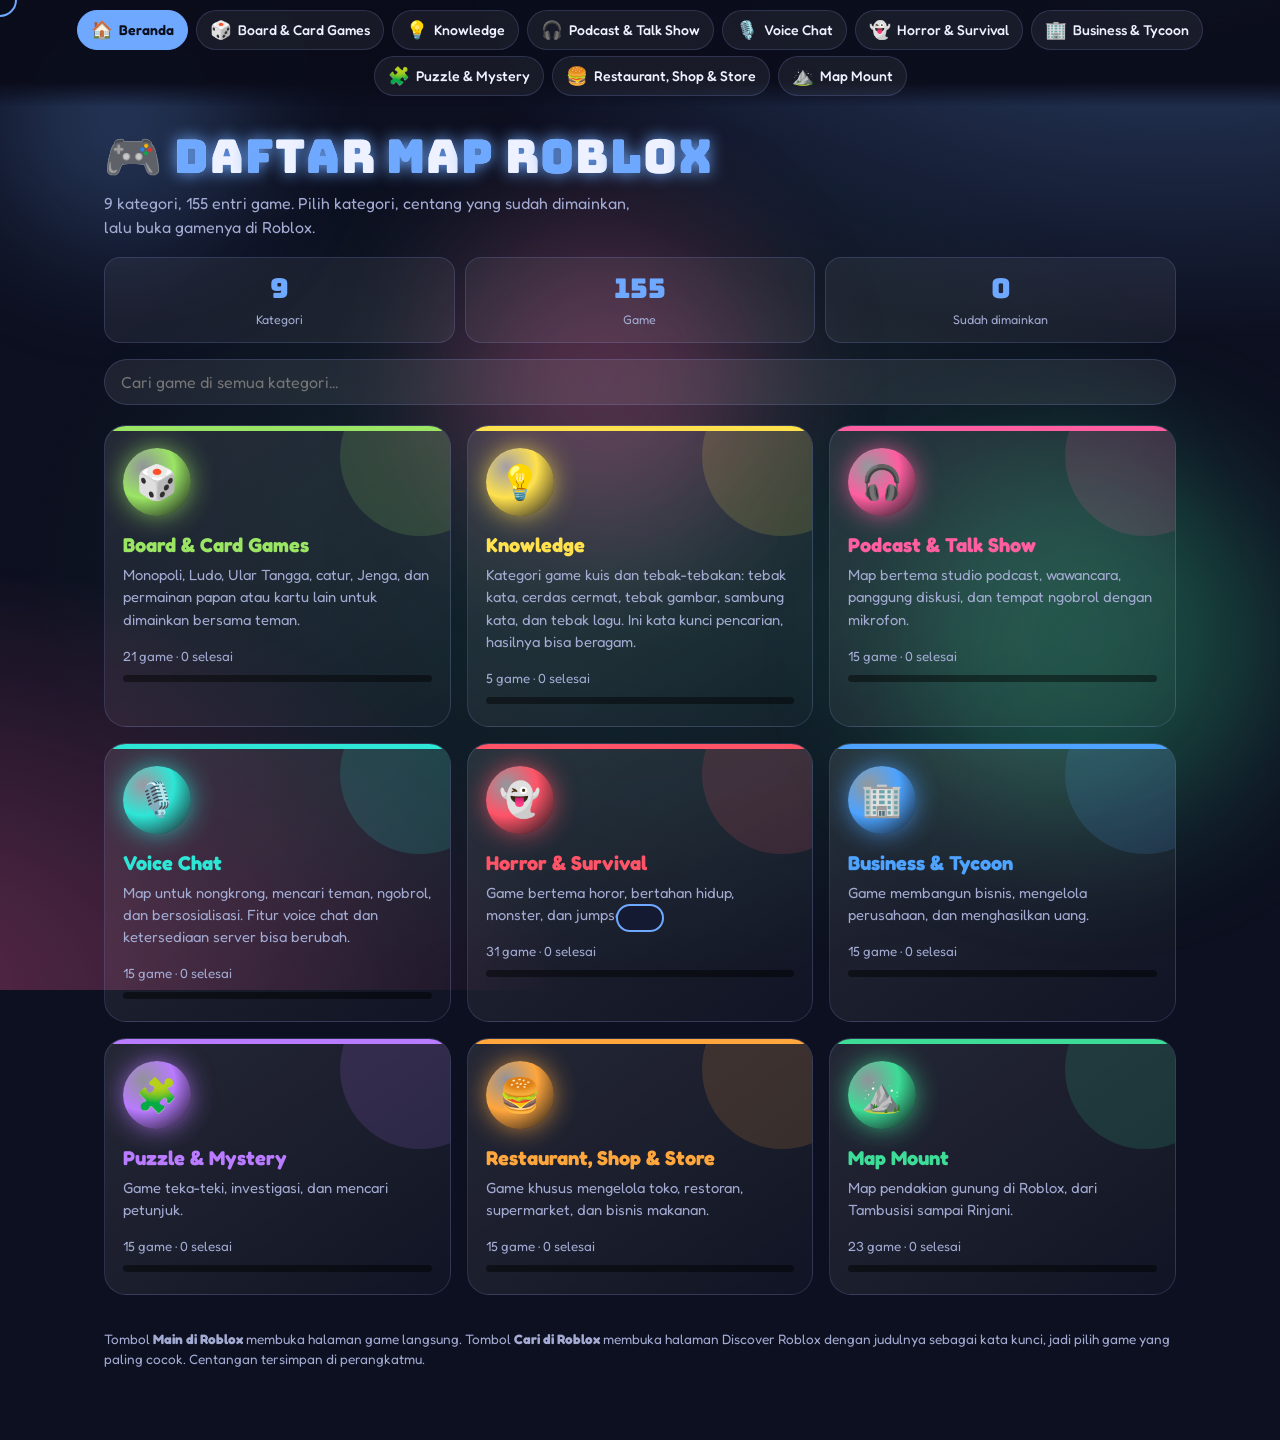
<file: index.html>
<!DOCTYPE html>
<html lang="id">
<head>
<meta charset="utf-8">
<meta name="viewport" content="width=device-width, initial-scale=1, viewport-fit=cover">
<meta name="theme-color" content="#0d1020">
<meta name="description" content="Daftar map Roblox per kategori lengkap dengan link ke game.">
<title>Daftar Map Roblox</title>
<link rel="preconnect" href="https://fonts.googleapis.com"><link rel="preconnect" href="https://fonts.gstatic.com" crossorigin>
<link href="https://fonts.googleapis.com/css2?family=Fredoka:wght@400;500;600;700&family=Bungee&display=swap" rel="stylesheet">
<script>try{sessionStorage.getItem("rbx-pt")&&document.documentElement.classList.add("pt-in")}catch(e){}</script>
<link rel="stylesheet" href="style.css">
</head>
<body class="t-home" data-fx="🎮,⭐,🧩,👻,🍔,⛰️" style="--ac:#6ea8ff">
<div class="fx" id="fx" aria-hidden="true"></div>
<nav class="tabs" aria-label="Kategori"><a href="index.html" style="--c:#6ea8ff" aria-current=page><span class="te">🏠</span><span class="tf">Beranda</span><span class="ts">Beranda</span></a><a href="board.html" style="--c:#9be564"><span class="te">🎲</span><span class="tf">Board &amp; Card Games</span><span class="ts">Board</span></a><a href="knowledge.html" style="--c:#ffe14d"><span class="te">💡</span><span class="tf">Knowledge</span><span class="ts">Knowledge</span></a><a href="podcast.html" style="--c:#ff5ea0"><span class="te">🎧</span><span class="tf">Podcast &amp; Talk Show</span><span class="ts">Podcast</span></a><a href="voice.html" style="--c:#2ee6d6"><span class="te">🎙️</span><span class="tf">Voice Chat</span><span class="ts">Voice</span></a><a href="horror.html" style="--c:#ff5468"><span class="te">👻</span><span class="tf">Horror &amp; Survival</span><span class="ts">Horror</span></a><a href="tycoon.html" style="--c:#4da3ff"><span class="te">🏢</span><span class="tf">Business &amp; Tycoon</span><span class="ts">Tycoon</span></a><a href="puzzle.html" style="--c:#b97bff"><span class="te">🧩</span><span class="tf">Puzzle &amp; Mystery</span><span class="ts">Puzzle</span></a><a href="restoran.html" style="--c:#ffa63d"><span class="te">🍔</span><span class="tf">Restaurant, Shop &amp; Store</span><span class="ts">Restoran</span></a><a href="mount.html" style="--c:#3ddc97"><span class="te">⛰️</span><span class="tf">Map Mount</span><span class="ts">Mount</span></a></nav>
<div class="wrap">
<h1><span class="em">🎮</span> Daftar Map Roblox</h1>
<p class="lead">9 kategori, 155 entri game. Pilih kategori, centang yang sudah dimainkan, lalu buka gamenya di Roblox.</p>
<div class="stats"><div><b data-n="9">0</b><span>Kategori</span></div><div><b data-n="155">0</b><span>Game</span></div><div><b id="dn" data-n="0">0</b><span>Sudah dimainkan</span></div></div>
<div class="tools"><input type="search" id="gq" placeholder="Cari game di semua kategori..." aria-label="Cari game"></div>
<div class="res" id="res"></div>
<div class="hub">
<a class="cat" href="board.html" style="--c:#9be564;--i:0" data-slugs="monopoly,ronopoly,ronopolylounge,indopolyv2,diceopoly,gameoflife,theultimaterngboardgame,boardgameinsanity,boardgameparadise,ludoclassic,ludoarena,ulartangga,sequencetile,yutnori,rochess,chess,chessclub,chessduels,battleshiptabletop,jengaduel,themeparktycoon2"><div class="big">🎲</div><h2>Board &amp; Card Games</h2><p>Monopoli, Ludo, Ular Tangga, catur, Jenga, dan permainan papan atau kartu lain untuk dimainkan bersama teman.</p><small class="prog">21 game</small><div class="bar"><i></i></div></a>
<a class="cat" href="knowledge.html" style="--c:#ffe14d;--i:1" data-slugs="tebakkata,cerdascermat,tebakgambar,sambungkata,tebaklagu"><div class="big">💡</div><h2>Knowledge</h2><p>Kategori game kuis dan tebak-tebakan: tebak kata, cerdas cermat, tebak gambar, sambung kata, dan tebak lagu. Ini kata kunci pencarian, hasilnya bisa beragam.</p><small class="prog">5 game</small><div class="bar"><i></i></div></a>
<a class="cat" href="podcast.html" style="--c:#ff5ea0;--i:2" data-slugs="vcpodcasts,podcaststudio,podcastroom,podcastsimulator,talkshowstudio,interviewstudio,radiostation,latenightshow,theinterview,openmicstage,debateclub,discussionroom,creatorstudio,newsstudio,podcastlounge"><div class="big">🎧</div><h2>Podcast &amp; Talk Show</h2><p>Map bertema studio podcast, wawancara, panggung diskusi, dan tempat ngobrol dengan mikrofon.</p><small class="prog">15 game</small><div class="bar"><i></i></div></a>
<a class="cat" href="voice.html" style="--c:#2ee6d6;--i:3" data-slugs="indovoice,indocampvoicechat,indohangout,vcmicup,neighbors,podiumsvc,hutanvoicechat,danauvoicechat,thecorner,alamvoicechat,sawahindo,indovoicehangout,meetpeopleacrosstheworld,rapbattles,socialize"><div class="big">🎙️</div><h2>Voice Chat</h2><p>Map untuk nongkrong, mencari teman, ngobrol, dan bersosialisasi. Fitur voice chat dan ketersediaan server bisa berubah.</p><small class="prog">15 game</small><div class="bar"><i></i></div></a>
<a class="cat" href="horror.html" style="--c:#ff5468;--i:4" data-slugs="gravekeepertheunderground,newghostmisterialaspurwo,alasjowohutanangkerjawa,populationcensusinthehauntedvillage,rusunpocong,kknthehauntedvillage,warisanhorror,robantheseriessoundtrack,keramatdusunpocong,sunyihoror,desahoror,rondamalambeta,baksomalang,petapeta,kampong2,rumahangkerindonesia,themimic,doors,pressure,apeirophobia,specter,deadsilence,theintruder,99nightsintheforest,forgottenmemories,residencemassacre,judy,shortcreepystories,dandysworld,murdermystery2,evade"><div class="big">👻</div><h2>Horror &amp; Survival</h2><p>Game bertema horor, bertahan hidup, monster, dan jumpscare.</p><small class="prog">31 game</small><div class="bar"><i></i></div></a>
<a class="cat" href="tycoon.html" style="--c:#4da3ff;--i:5" data-slugs="restauranttycoon2,restauranttycoon3,retailtycoon2,supermarkettycoon,shoppingmalltycoon,themeparktycoon2,lumbertycoon2,hoteltycoon,cinematycoon,cardealershiptycoon,myrestaurant,themeparktycoon,workatapizzaplace,mycafetycoon,malltycoon"><div class="big">🏢</div><h2>Business &amp; Tycoon</h2><p>Game membangun bisnis, mengelola perusahaan, dan menghasilkan uang.</p><small class="prog">15 game</small><div class="bar"><i></i></div></a>
<a class="cat" href="puzzle.html" style="--c:#b97bff;--i:6" data-slugs="findthemarkers,thepasswordgame,escaperoom,colorordie,doors,identityfraud,themaze,breakin,breakin2,murdermystery2,fleethefacility,interliminality,specter,therakeremastered,findthechomiks"><div class="big">🧩</div><h2>Puzzle &amp; Mystery</h2><p>Game teka-teki, investigasi, dan mencari petunjuk.</p><small class="prog">15 game</small><div class="bar"><i></i></div></a>
<a class="cat" href="restoran.html" style="--c:#ffa63d;--i:7" data-slugs="workatapizzaplace,restauranttycoon2,restauranttycoon3,myrestaurant,cookburgers,supermarkettycoon,retailtycoon2,shoppingmalltycoon,mycafetycoon,bakerysimulator,sushishopsimulator,storeempire,grocerystoresimulator,foodtrucktycoon,themeparktycoon2"><div class="big">🍔</div><h2>Restaurant, Shop &amp; Store</h2><p>Game khusus mengelola toko, restoran, supermarket, dan bisnis makanan.</p><small class="prog">15 game</small><div class="bar"><i></i></div></a>
<a class="cat" href="mount.html" style="--c:#3ddc97;--i:8" data-slugs="mounttambusisi,mountaru,mounttenang,mountlawu,mountdaun,mounttalamau,mountfecha,mountsemut,mountrinjani,mountgede,mountsemeru,mountmerbabu,mountslamet,mountmerapi,mountsindoro,mountsumbing,mountpamijahan,mountkambuno,mountbatur,mountakar,mountleuweung,mounttalaraya,mountmaharani"><div class="big">⛰️</div><h2>Map Mount</h2><p>Map pendakian gunung di Roblox, dari Tambusisi sampai Rinjani.</p><small class="prog">23 game</small><div class="bar"><i></i></div></a>
</div>
<script type="application/json" id="all">[{"n": "Monopoly", "s": "monopoly", "c": "board", "t": "Board & Card Games", "e": "🎲", "k": "#9be564", "p": "board.html", "u": "https://www.roblox.com/discover/?keyword=Monopoly", "d": false}, {"n": "Ronopoly", "s": "ronopoly", "c": "board", "t": "Board & Card Games", "e": "🎲", "k": "#9be564", "p": "board.html", "u": "https://www.roblox.com/discover/?keyword=Ronopoly", "d": false}, {"n": "Ronopoly Lounge", "s": "ronopolylounge", "c": "board", "t": "Board & Card Games", "e": "🎲", "k": "#9be564", "p": "board.html", "u": "https://www.roblox.com/discover/?keyword=Ronopoly%20Lounge", "d": false}, {"n": "INDOPOLY v2", "s": "indopolyv2", "c": "board", "t": "Board & Card Games", "e": "🎲", "k": "#9be564", "p": "board.html", "u": "https://www.roblox.com/discover/?keyword=INDOPOLY%20v2", "d": false}, {"n": "Diceopoly", "s": "diceopoly", "c": "board", "t": "Board & Card Games", "e": "🎲", "k": "#9be564", "p": "board.html", "u": "https://www.roblox.com/discover/?keyword=Diceopoly", "d": false}, {"n": "Game Of Life", "s": "gameoflife", "c": "board", "t": "Board & Card Games", "e": "🎲", "k": "#9be564", "p": "board.html", "u": "https://www.roblox.com/discover/?keyword=Game%20Of%20Life", "d": false}, {"n": "The Ultimate RNG Board Game", "s": "theultimaterngboardgame", "c": "board", "t": "Board & Card Games", "e": "🎲", "k": "#9be564", "p": "board.html", "u": "https://www.roblox.com/discover/?keyword=The%20Ultimate%20RNG%20Board%20Game", "d": false}, {"n": "Board Game Insanity", "s": "boardgameinsanity", "c": "board", "t": "Board & Card Games", "e": "🎲", "k": "#9be564", "p": "board.html", "u": "https://www.roblox.com/discover/?keyword=Board%20Game%20Insanity", "d": false}, {"n": "Board Game Paradise", "s": "boardgameparadise", "c": "board", "t": "Board & Card Games", "e": "🎲", "k": "#9be564", "p": "board.html", "u": "https://www.roblox.com/discover/?keyword=Board%20Game%20Paradise", "d": false}, {"n": "Ludo Classic", "s": "ludoclassic", "c": "board", "t": "Board & Card Games", "e": "🎲", "k": "#9be564", "p": "board.html", "u": "https://www.roblox.com/discover/?keyword=Ludo%20Classic", "d": false}, {"n": "Ludo Arena", "s": "ludoarena", "c": "board", "t": "Board & Card Games", "e": "🎲", "k": "#9be564", "p": "board.html", "u": "https://www.roblox.com/discover/?keyword=Ludo%20Arena", "d": false}, {"n": "Ular Tangga", "s": "ulartangga", "c": "board", "t": "Board & Card Games", "e": "🎲", "k": "#9be564", "p": "board.html", "u": "https://www.roblox.com/discover/?keyword=Ular%20Tangga", "d": false}, {"n": "Sequence Tile", "s": "sequencetile", "c": "board", "t": "Board & Card Games", "e": "🎲", "k": "#9be564", "p": "board.html", "u": "https://www.roblox.com/discover/?keyword=Sequence%20Tile", "d": false}, {"n": "Yut Nori", "s": "yutnori", "c": "board", "t": "Board & Card Games", "e": "🎲", "k": "#9be564", "p": "board.html", "u": "https://www.roblox.com/discover/?keyword=Yut%20Nori", "d": false}, {"n": "RoChess!", "s": "rochess", "c": "board", "t": "Board & Card Games", "e": "🎲", "k": "#9be564", "p": "board.html", "u": "https://www.roblox.com/discover/?keyword=RoChess%21", "d": false}, {"n": "CHESS!", "s": "chess", "c": "board", "t": "Board & Card Games", "e": "🎲", "k": "#9be564", "p": "board.html", "u": "https://www.roblox.com/discover/?keyword=CHESS%21", "d": false}, {"n": "Chess Club", "s": "chessclub", "c": "board", "t": "Board & Card Games", "e": "🎲", "k": "#9be564", "p": "board.html", "u": "https://www.roblox.com/discover/?keyword=Chess%20Club", "d": false}, {"n": "Chess Duels", "s": "chessduels", "c": "board", "t": "Board & Card Games", "e": "🎲", "k": "#9be564", "p": "board.html", "u": "https://www.roblox.com/discover/?keyword=Chess%20Duels", "d": false}, {"n": "BattleShip Tabletop", "s": "battleshiptabletop", "c": "board", "t": "Board & Card Games", "e": "🎲", "k": "#9be564", "p": "board.html", "u": "https://www.roblox.com/discover/?keyword=BattleShip%20Tabletop", "d": false}, {"n": "Jenga Duel", "s": "jengaduel", "c": "board", "t": "Board & Card Games", "e": "🎲", "k": "#9be564", "p": "board.html", "u": "https://www.roblox.com/discover/?keyword=Jenga%20Duel", "d": false}, {"n": "Theme Park Tycoon 2", "s": "themeparktycoon2", "c": "board", "t": "Board & Card Games", "e": "🎲", "k": "#9be564", "p": "board.html", "u": "https://www.roblox.com/games/69184822", "d": true}, {"n": "Tebak kata", "s": "tebakkata", "c": "knowledge", "t": "Knowledge", "e": "💡", "k": "#ffe14d", "p": "knowledge.html", "u": "https://www.roblox.com/discover/?keyword=Tebak%20kata", "d": false}, {"n": "Cerdas cermat", "s": "cerdascermat", "c": "knowledge", "t": "Knowledge", "e": "💡", "k": "#ffe14d", "p": "knowledge.html", "u": "https://www.roblox.com/discover/?keyword=Cerdas%20cermat", "d": false}, {"n": "Tebak gambar", "s": "tebakgambar", "c": "knowledge", "t": "Knowledge", "e": "💡", "k": "#ffe14d", "p": "knowledge.html", "u": "https://www.roblox.com/discover/?keyword=Tebak%20gambar", "d": false}, {"n": "Sambung kata", "s": "sambungkata", "c": "knowledge", "t": "Knowledge", "e": "💡", "k": "#ffe14d", "p": "knowledge.html", "u": "https://www.roblox.com/discover/?keyword=Sambung%20kata", "d": false}, {"n": "Tebak lagu", "s": "tebaklagu", "c": "knowledge", "t": "Knowledge", "e": "💡", "k": "#ffe14d", "p": "knowledge.html", "u": "https://www.roblox.com/discover/?keyword=Tebak%20lagu", "d": false}, {"n": "[VC] Podcasts", "s": "vcpodcasts", "c": "podcast", "t": "Podcast & Talk Show", "e": "🎧", "k": "#ff5ea0", "p": "podcast.html", "u": "https://www.roblox.com/discover/?keyword=%5BVC%5D%20Podcasts", "d": false}, {"n": "Podcast Studio", "s": "podcaststudio", "c": "podcast", "t": "Podcast & Talk Show", "e": "🎧", "k": "#ff5ea0", "p": "podcast.html", "u": "https://www.roblox.com/discover/?keyword=Podcast%20Studio", "d": false}, {"n": "Podcast Room", "s": "podcastroom", "c": "podcast", "t": "Podcast & Talk Show", "e": "🎧", "k": "#ff5ea0", "p": "podcast.html", "u": "https://www.roblox.com/discover/?keyword=Podcast%20Room", "d": false}, {"n": "Podcast Simulator", "s": "podcastsimulator", "c": "podcast", "t": "Podcast & Talk Show", "e": "🎧", "k": "#ff5ea0", "p": "podcast.html", "u": "https://www.roblox.com/discover/?keyword=Podcast%20Simulator", "d": false}, {"n": "Talk Show Studio", "s": "talkshowstudio", "c": "podcast", "t": "Podcast & Talk Show", "e": "🎧", "k": "#ff5ea0", "p": "podcast.html", "u": "https://www.roblox.com/discover/?keyword=Talk%20Show%20Studio", "d": false}, {"n": "Interview Studio", "s": "interviewstudio", "c": "podcast", "t": "Podcast & Talk Show", "e": "🎧", "k": "#ff5ea0", "p": "podcast.html", "u": "https://www.roblox.com/discover/?keyword=Interview%20Studio", "d": false}, {"n": "Radio Station", "s": "radiostation", "c": "podcast", "t": "Podcast & Talk Show", "e": "🎧", "k": "#ff5ea0", "p": "podcast.html", "u": "https://www.roblox.com/discover/?keyword=Radio%20Station", "d": false}, {"n": "Late Night Show", "s": "latenightshow", "c": "podcast", "t": "Podcast & Talk Show", "e": "🎧", "k": "#ff5ea0", "p": "podcast.html", "u": "https://www.roblox.com/discover/?keyword=Late%20Night%20Show", "d": false}, {"n": "The Interview", "s": "theinterview", "c": "podcast", "t": "Podcast & Talk Show", "e": "🎧", "k": "#ff5ea0", "p": "podcast.html", "u": "https://www.roblox.com/discover/?keyword=The%20Interview", "d": false}, {"n": "Open Mic Stage", "s": "openmicstage", "c": "podcast", "t": "Podcast & Talk Show", "e": "🎧", "k": "#ff5ea0", "p": "podcast.html", "u": "https://www.roblox.com/discover/?keyword=Open%20Mic%20Stage", "d": false}, {"n": "Debate Club", "s": "debateclub", "c": "podcast", "t": "Podcast & Talk Show", "e": "🎧", "k": "#ff5ea0", "p": "podcast.html", "u": "https://www.roblox.com/discover/?keyword=Debate%20Club", "d": false}, {"n": "Discussion Room", "s": "discussionroom", "c": "podcast", "t": "Podcast & Talk Show", "e": "🎧", "k": "#ff5ea0", "p": "podcast.html", "u": "https://www.roblox.com/discover/?keyword=Discussion%20Room", "d": false}, {"n": "Creator Studio", "s": "creatorstudio", "c": "podcast", "t": "Podcast & Talk Show", "e": "🎧", "k": "#ff5ea0", "p": "podcast.html", "u": "https://www.roblox.com/discover/?keyword=Creator%20Studio", "d": false}, {"n": "News Studio", "s": "newsstudio", "c": "podcast", "t": "Podcast & Talk Show", "e": "🎧", "k": "#ff5ea0", "p": "podcast.html", "u": "https://www.roblox.com/discover/?keyword=News%20Studio", "d": false}, {"n": "Podcast Lounge", "s": "podcastlounge", "c": "podcast", "t": "Podcast & Talk Show", "e": "🎧", "k": "#ff5ea0", "p": "podcast.html", "u": "https://www.roblox.com/discover/?keyword=Podcast%20Lounge", "d": false}, {"n": "Indo Voice", "s": "indovoice", "c": "voice", "t": "Voice Chat", "e": "🎙️", "k": "#2ee6d6", "p": "voice.html", "u": "https://www.roblox.com/discover/?keyword=Indo%20Voice", "d": false}, {"n": "Indo Camp [Voice Chat]", "s": "indocampvoicechat", "c": "voice", "t": "Voice Chat", "e": "🎙️", "k": "#2ee6d6", "p": "voice.html", "u": "https://www.roblox.com/discover/?keyword=Indo%20Camp%20%5BVoice%20Chat%5D", "d": false}, {"n": "Indo Hangout", "s": "indohangout", "c": "voice", "t": "Voice Chat", "e": "🎙️", "k": "#2ee6d6", "p": "voice.html", "u": "https://www.roblox.com/discover/?keyword=Indo%20Hangout", "d": false}, {"n": "[VC] Mic Up", "s": "vcmicup", "c": "voice", "t": "Voice Chat", "e": "🎙️", "k": "#2ee6d6", "p": "voice.html", "u": "https://www.roblox.com/discover/?keyword=%5BVC%5D%20Mic%20Up", "d": false}, {"n": "Neighbors", "s": "neighbors", "c": "voice", "t": "Voice Chat", "e": "🎙️", "k": "#2ee6d6", "p": "voice.html", "u": "https://www.roblox.com/discover/?keyword=Neighbors", "d": false}, {"n": "Podiums VC", "s": "podiumsvc", "c": "voice", "t": "Voice Chat", "e": "🎙️", "k": "#2ee6d6", "p": "voice.html", "u": "https://www.roblox.com/discover/?keyword=Podiums%20VC", "d": false}, {"n": "Hutan [Voice Chat]", "s": "hutanvoicechat", "c": "voice", "t": "Voice Chat", "e": "🎙️", "k": "#2ee6d6", "p": "voice.html", "u": "https://www.roblox.com/discover/?keyword=Hutan%20%5BVoice%20Chat%5D", "d": false}, {"n": "DANAU Voice Chat", "s": "danauvoicechat", "c": "voice", "t": "Voice Chat", "e": "🎙️", "k": "#2ee6d6", "p": "voice.html", "u": "https://www.roblox.com/discover/?keyword=DANAU%20Voice%20Chat", "d": false}, {"n": "The Corner", "s": "thecorner", "c": "voice", "t": "Voice Chat", "e": "🎙️", "k": "#2ee6d6", "p": "voice.html", "u": "https://www.roblox.com/discover/?keyword=The%20Corner", "d": false}, {"n": "ALAM Voice Chat", "s": "alamvoicechat", "c": "voice", "t": "Voice Chat", "e": "🎙️", "k": "#2ee6d6", "p": "voice.html", "u": "https://www.roblox.com/discover/?keyword=ALAM%20Voice%20Chat", "d": false}, {"n": "SAWAH Indo", "s": "sawahindo", "c": "voice", "t": "Voice Chat", "e": "🎙️", "k": "#2ee6d6", "p": "voice.html", "u": "https://www.roblox.com/discover/?keyword=SAWAH%20Indo", "d": false}, {"n": "Indo Voice Hangout", "s": "indovoicehangout", "c": "voice", "t": "Voice Chat", "e": "🎙️", "k": "#2ee6d6", "p": "voice.html", "u": "https://www.roblox.com/discover/?keyword=Indo%20Voice%20Hangout", "d": false}, {"n": "Meet People Across The World", "s": "meetpeopleacrosstheworld", "c": "voice", "t": "Voice Chat", "e": "🎙️", "k": "#2ee6d6", "p": "voice.html", "u": "https://www.roblox.com/discover/?keyword=Meet%20People%20Across%20The%20World", "d": false}, {"n": "Rap Battles", "s": "rapbattles", "c": "voice", "t": "Voice Chat", "e": "🎙️", "k": "#2ee6d6", "p": "voice.html", "u": "https://www.roblox.com/discover/?keyword=Rap%20Battles", "d": false}, {"n": "Socialize!", "s": "socialize", "c": "voice", "t": "Voice Chat", "e": "🎙️", "k": "#2ee6d6", "p": "voice.html", "u": "https://www.roblox.com/discover/?keyword=Socialize%21", "d": false}, {"n": "GraveKeeper: TheUnderGround", "s": "gravekeepertheunderground", "c": "horror", "t": "Horror & Survival", "e": "👻", "k": "#ff5468", "p": "horror.html", "u": "https://www.roblox.com/discover/?keyword=GraveKeeper%3A%20TheUnderGround", "d": false}, {"n": "[NEW GHOST] MISTERI ALAS PURWO", "s": "newghostmisterialaspurwo", "c": "horror", "t": "Horror & Survival", "e": "👻", "k": "#ff5468", "p": "horror.html", "u": "https://www.roblox.com/discover/?keyword=%5BNEW%20GHOST%5D%20MISTERI%20ALAS%20PURWO", "d": false}, {"n": "ALAS JOWO [Hutan angker Jawa]", "s": "alasjowohutanangkerjawa", "c": "horror", "t": "Horror & Survival", "e": "👻", "k": "#ff5468", "p": "horror.html", "u": "https://www.roblox.com/discover/?keyword=ALAS%20JOWO%20%5BHutan%20angker%20Jawa%5D", "d": false}, {"n": "Population Census in the Haunted Village", "s": "populationcensusinthehauntedvillage", "c": "horror", "t": "Horror & Survival", "e": "👻", "k": "#ff5468", "p": "horror.html", "u": "https://www.roblox.com/discover/?keyword=Population%20Census%20in%20the%20Haunted%20Village", "d": false}, {"n": "RUSUN POCONG", "s": "rusunpocong", "c": "horror", "t": "Horror & Survival", "e": "👻", "k": "#ff5468", "p": "horror.html", "u": "https://www.roblox.com/discover/?keyword=RUSUN%20POCONG", "d": false}, {"n": "KKN: The Haunted Village", "s": "kknthehauntedvillage", "c": "horror", "t": "Horror & Survival", "e": "👻", "k": "#ff5468", "p": "horror.html", "u": "https://www.roblox.com/discover/?keyword=KKN%3A%20The%20Haunted%20Village", "d": false}, {"n": "Warisan [Horror]", "s": "warisanhorror", "c": "horror", "t": "Horror & Survival", "e": "👻", "k": "#ff5468", "p": "horror.html", "u": "https://www.roblox.com/discover/?keyword=Warisan%20%5BHorror%5D", "d": false}, {"n": "Roban The Series Soundtrack", "s": "robantheseriessoundtrack", "c": "horror", "t": "Horror & Survival", "e": "👻", "k": "#ff5468", "p": "horror.html", "u": "https://www.roblox.com/discover/?keyword=Roban%20The%20Series%20Soundtrack", "d": false}, {"n": "KERAMAT Dusun Pocong", "s": "keramatdusunpocong", "c": "horror", "t": "Horror & Survival", "e": "👻", "k": "#ff5468", "p": "horror.html", "u": "https://www.roblox.com/discover/?keyword=KERAMAT%20Dusun%20Pocong", "d": false}, {"n": "SUNYI [Horor]", "s": "sunyihoror", "c": "horror", "t": "Horror & Survival", "e": "👻", "k": "#ff5468", "p": "horror.html", "u": "https://www.roblox.com/discover/?keyword=SUNYI%20%5BHoror%5D", "d": false}, {"n": "Desa Horor", "s": "desahoror", "c": "horror", "t": "Horror & Survival", "e": "👻", "k": "#ff5468", "p": "horror.html", "u": "https://www.roblox.com/discover/?keyword=Desa%20Horor", "d": false}, {"n": "RONDA MALAM [BETA]", "s": "rondamalambeta", "c": "horror", "t": "Horror & Survival", "e": "👻", "k": "#ff5468", "p": "horror.html", "u": "https://www.roblox.com/discover/?keyword=RONDA%20MALAM%20%5BBETA%5D", "d": false}, {"n": "BAKSO MALANG", "s": "baksomalang", "c": "horror", "t": "Horror & Survival", "e": "👻", "k": "#ff5468", "p": "horror.html", "u": "https://www.roblox.com/discover/?keyword=BAKSO%20MALANG", "d": false}, {"n": "PETAPETA", "s": "petapeta", "c": "horror", "t": "Horror & Survival", "e": "👻", "k": "#ff5468", "p": "horror.html", "u": "https://www.roblox.com/discover/?keyword=PETAPETA", "d": false}, {"n": "Kampong 2", "s": "kampong2", "c": "horror", "t": "Horror & Survival", "e": "👻", "k": "#ff5468", "p": "horror.html", "u": "https://www.roblox.com/discover/?keyword=Kampong%202", "d": false}, {"n": "Rumah Angker Indonesia", "s": "rumahangkerindonesia", "c": "horror", "t": "Horror & Survival", "e": "👻", "k": "#ff5468", "p": "horror.html", "u": "https://www.roblox.com/discover/?keyword=Rumah%20Angker%20Indonesia", "d": false}, {"n": "The Mimic", "s": "themimic", "c": "horror", "t": "Horror & Survival", "e": "👻", "k": "#ff5468", "p": "horror.html", "u": "https://www.roblox.com/discover/?keyword=The%20Mimic", "d": false}, {"n": "DOORS", "s": "doors", "c": "horror", "t": "Horror & Survival", "e": "👻", "k": "#ff5468", "p": "horror.html", "u": "https://www.roblox.com/discover/?keyword=DOORS", "d": false}, {"n": "Pressure", "s": "pressure", "c": "horror", "t": "Horror & Survival", "e": "👻", "k": "#ff5468", "p": "horror.html", "u": "https://www.roblox.com/discover/?keyword=Pressure", "d": false}, {"n": "Apeirophobia", "s": "apeirophobia", "c": "horror", "t": "Horror & Survival", "e": "👻", "k": "#ff5468", "p": "horror.html", "u": "https://www.roblox.com/discover/?keyword=Apeirophobia", "d": false}, {"n": "Specter", "s": "specter", "c": "horror", "t": "Horror & Survival", "e": "👻", "k": "#ff5468", "p": "horror.html", "u": "https://www.roblox.com/discover/?keyword=Specter", "d": false}, {"n": "Dead Silence", "s": "deadsilence", "c": "horror", "t": "Horror & Survival", "e": "👻", "k": "#ff5468", "p": "horror.html", "u": "https://www.roblox.com/discover/?keyword=Dead%20Silence", "d": false}, {"n": "The Intruder", "s": "theintruder", "c": "horror", "t": "Horror & Survival", "e": "👻", "k": "#ff5468", "p": "horror.html", "u": "https://www.roblox.com/discover/?keyword=The%20Intruder", "d": false}, {"n": "99 Nights in the Forest", "s": "99nightsintheforest", "c": "horror", "t": "Horror & Survival", "e": "👻", "k": "#ff5468", "p": "horror.html", "u": "https://www.roblox.com/discover/?keyword=99%20Nights%20in%20the%20Forest", "d": false}, {"n": "Forgotten Memories", "s": "forgottenmemories", "c": "horror", "t": "Horror & Survival", "e": "👻", "k": "#ff5468", "p": "horror.html", "u": "https://www.roblox.com/discover/?keyword=Forgotten%20Memories", "d": false}, {"n": "Residence Massacre", "s": "residencemassacre", "c": "horror", "t": "Horror & Survival", "e": "👻", "k": "#ff5468", "p": "horror.html", "u": "https://www.roblox.com/discover/?keyword=Residence%20Massacre", "d": false}, {"n": "Judy", "s": "judy", "c": "horror", "t": "Horror & Survival", "e": "👻", "k": "#ff5468", "p": "horror.html", "u": "https://www.roblox.com/discover/?keyword=Judy", "d": false}, {"n": "Short Creepy Stories", "s": "shortcreepystories", "c": "horror", "t": "Horror & Survival", "e": "👻", "k": "#ff5468", "p": "horror.html", "u": "https://www.roblox.com/discover/?keyword=Short%20Creepy%20Stories", "d": false}, {"n": "Dandy's World", "s": "dandysworld", "c": "horror", "t": "Horror & Survival", "e": "👻", "k": "#ff5468", "p": "horror.html", "u": "https://www.roblox.com/discover/?keyword=Dandy%27s%20World", "d": false}, {"n": "Murder Mystery 2", "s": "murdermystery2", "c": "horror", "t": "Horror & Survival", "e": "👻", "k": "#ff5468", "p": "horror.html", "u": "https://www.roblox.com/discover/?keyword=Murder%20Mystery%202", "d": false}, {"n": "Evade", "s": "evade", "c": "horror", "t": "Horror & Survival", "e": "👻", "k": "#ff5468", "p": "horror.html", "u": "https://www.roblox.com/discover/?keyword=Evade", "d": false}, {"n": "Restaurant Tycoon 2", "s": "restauranttycoon2", "c": "tycoon", "t": "Business & Tycoon", "e": "🏢", "k": "#4da3ff", "p": "tycoon.html", "u": "https://www.roblox.com/discover/?keyword=Restaurant%20Tycoon%202", "d": false}, {"n": "Restaurant Tycoon 3", "s": "restauranttycoon3", "c": "tycoon", "t": "Business & Tycoon", "e": "🏢", "k": "#4da3ff", "p": "tycoon.html", "u": "https://www.roblox.com/discover/?keyword=Restaurant%20Tycoon%203", "d": false}, {"n": "Retail Tycoon 2", "s": "retailtycoon2", "c": "tycoon", "t": "Business & Tycoon", "e": "🏢", "k": "#4da3ff", "p": "tycoon.html", "u": "https://www.roblox.com/discover/?keyword=Retail%20Tycoon%202", "d": false}, {"n": "Supermarket Tycoon", "s": "supermarkettycoon", "c": "tycoon", "t": "Business & Tycoon", "e": "🏢", "k": "#4da3ff", "p": "tycoon.html", "u": "https://www.roblox.com/discover/?keyword=Supermarket%20Tycoon", "d": false}, {"n": "Shopping Mall Tycoon", "s": "shoppingmalltycoon", "c": "tycoon", "t": "Business & Tycoon", "e": "🏢", "k": "#4da3ff", "p": "tycoon.html", "u": "https://www.roblox.com/discover/?keyword=Shopping%20Mall%20Tycoon", "d": false}, {"n": "Theme Park Tycoon 2", "s": "themeparktycoon2", "c": "tycoon", "t": "Business & Tycoon", "e": "🏢", "k": "#4da3ff", "p": "tycoon.html", "u": "https://www.roblox.com/games/69184822", "d": true}, {"n": "Lumber Tycoon 2", "s": "lumbertycoon2", "c": "tycoon", "t": "Business & Tycoon", "e": "🏢", "k": "#4da3ff", "p": "tycoon.html", "u": "https://www.roblox.com/games/13822889", "d": true}, {"n": "Hotel Tycoon", "s": "hoteltycoon", "c": "tycoon", "t": "Business & Tycoon", "e": "🏢", "k": "#4da3ff", "p": "tycoon.html", "u": "https://www.roblox.com/discover/?keyword=Hotel%20Tycoon", "d": false}, {"n": "Cinema Tycoon", "s": "cinematycoon", "c": "tycoon", "t": "Business & Tycoon", "e": "🏢", "k": "#4da3ff", "p": "tycoon.html", "u": "https://www.roblox.com/discover/?keyword=Cinema%20Tycoon", "d": false}, {"n": "Car Dealership Tycoon", "s": "cardealershiptycoon", "c": "tycoon", "t": "Business & Tycoon", "e": "🏢", "k": "#4da3ff", "p": "tycoon.html", "u": "https://www.roblox.com/discover/?keyword=Car%20Dealership%20Tycoon", "d": false}, {"n": "My Restaurant", "s": "myrestaurant", "c": "tycoon", "t": "Business & Tycoon", "e": "🏢", "k": "#4da3ff", "p": "tycoon.html", "u": "https://www.roblox.com/discover/?keyword=My%20Restaurant", "d": false}, {"n": "Theme Park Tycoon", "s": "themeparktycoon", "c": "tycoon", "t": "Business & Tycoon", "e": "🏢", "k": "#4da3ff", "p": "tycoon.html", "u": "https://www.roblox.com/discover/?keyword=Theme%20Park%20Tycoon", "d": false}, {"n": "Work at a Pizza Place", "s": "workatapizzaplace", "c": "tycoon", "t": "Business & Tycoon", "e": "🏢", "k": "#4da3ff", "p": "tycoon.html", "u": "https://www.roblox.com/games/192800", "d": true}, {"n": "My Cafe Tycoon", "s": "mycafetycoon", "c": "tycoon", "t": "Business & Tycoon", "e": "🏢", "k": "#4da3ff", "p": "tycoon.html", "u": "https://www.roblox.com/discover/?keyword=My%20Cafe%20Tycoon", "d": false}, {"n": "Mall Tycoon", "s": "malltycoon", "c": "tycoon", "t": "Business & Tycoon", "e": "🏢", "k": "#4da3ff", "p": "tycoon.html", "u": "https://www.roblox.com/discover/?keyword=Mall%20Tycoon", "d": false}, {"n": "Find the Markers", "s": "findthemarkers", "c": "puzzle", "t": "Puzzle & Mystery", "e": "🧩", "k": "#b97bff", "p": "puzzle.html", "u": "https://www.roblox.com/discover/?keyword=Find%20the%20Markers", "d": false}, {"n": "The Password Game", "s": "thepasswordgame", "c": "puzzle", "t": "Puzzle & Mystery", "e": "🧩", "k": "#b97bff", "p": "puzzle.html", "u": "https://www.roblox.com/discover/?keyword=The%20Password%20Game", "d": false}, {"n": "Escape Room", "s": "escaperoom", "c": "puzzle", "t": "Puzzle & Mystery", "e": "🧩", "k": "#b97bff", "p": "puzzle.html", "u": "https://www.roblox.com/discover/?keyword=Escape%20Room", "d": false}, {"n": "Color or Die", "s": "colorordie", "c": "puzzle", "t": "Puzzle & Mystery", "e": "🧩", "k": "#b97bff", "p": "puzzle.html", "u": "https://www.roblox.com/discover/?keyword=Color%20or%20Die", "d": false}, {"n": "DOORS", "s": "doors", "c": "puzzle", "t": "Puzzle & Mystery", "e": "🧩", "k": "#b97bff", "p": "puzzle.html", "u": "https://www.roblox.com/discover/?keyword=DOORS", "d": false}, {"n": "Identity Fraud", "s": "identityfraud", "c": "puzzle", "t": "Puzzle & Mystery", "e": "🧩", "k": "#b97bff", "p": "puzzle.html", "u": "https://www.roblox.com/discover/?keyword=Identity%20Fraud", "d": false}, {"n": "The Maze", "s": "themaze", "c": "puzzle", "t": "Puzzle & Mystery", "e": "🧩", "k": "#b97bff", "p": "puzzle.html", "u": "https://www.roblox.com/discover/?keyword=The%20Maze", "d": false}, {"n": "Break In", "s": "breakin", "c": "puzzle", "t": "Puzzle & Mystery", "e": "🧩", "k": "#b97bff", "p": "puzzle.html", "u": "https://www.roblox.com/discover/?keyword=Break%20In", "d": false}, {"n": "Break In 2", "s": "breakin2", "c": "puzzle", "t": "Puzzle & Mystery", "e": "🧩", "k": "#b97bff", "p": "puzzle.html", "u": "https://www.roblox.com/discover/?keyword=Break%20In%202", "d": false}, {"n": "Murder Mystery 2", "s": "murdermystery2", "c": "puzzle", "t": "Puzzle & Mystery", "e": "🧩", "k": "#b97bff", "p": "puzzle.html", "u": "https://www.roblox.com/discover/?keyword=Murder%20Mystery%202", "d": false}, {"n": "Flee the Facility", "s": "fleethefacility", "c": "puzzle", "t": "Puzzle & Mystery", "e": "🧩", "k": "#b97bff", "p": "puzzle.html", "u": "https://www.roblox.com/games/893973440", "d": true}, {"n": "Interliminality", "s": "interliminality", "c": "puzzle", "t": "Puzzle & Mystery", "e": "🧩", "k": "#b97bff", "p": "puzzle.html", "u": "https://www.roblox.com/discover/?keyword=Interliminality", "d": false}, {"n": "Specter", "s": "specter", "c": "puzzle", "t": "Puzzle & Mystery", "e": "🧩", "k": "#b97bff", "p": "puzzle.html", "u": "https://www.roblox.com/discover/?keyword=Specter", "d": false}, {"n": "The Rake REMASTERED", "s": "therakeremastered", "c": "puzzle", "t": "Puzzle & Mystery", "e": "🧩", "k": "#b97bff", "p": "puzzle.html", "u": "https://www.roblox.com/discover/?keyword=The%20Rake%20REMASTERED", "d": false}, {"n": "Find the Chomiks", "s": "findthechomiks", "c": "puzzle", "t": "Puzzle & Mystery", "e": "🧩", "k": "#b97bff", "p": "puzzle.html", "u": "https://www.roblox.com/discover/?keyword=Find%20the%20Chomiks", "d": false}, {"n": "Work at a Pizza Place", "s": "workatapizzaplace", "c": "restoran", "t": "Restaurant, Shop & Store", "e": "🍔", "k": "#ffa63d", "p": "restoran.html", "u": "https://www.roblox.com/games/192800", "d": true}, {"n": "Restaurant Tycoon 2", "s": "restauranttycoon2", "c": "restoran", "t": "Restaurant, Shop & Store", "e": "🍔", "k": "#ffa63d", "p": "restoran.html", "u": "https://www.roblox.com/discover/?keyword=Restaurant%20Tycoon%202", "d": false}, {"n": "Restaurant Tycoon 3", "s": "restauranttycoon3", "c": "restoran", "t": "Restaurant, Shop & Store", "e": "🍔", "k": "#ffa63d", "p": "restoran.html", "u": "https://www.roblox.com/discover/?keyword=Restaurant%20Tycoon%203", "d": false}, {"n": "My Restaurant", "s": "myrestaurant", "c": "restoran", "t": "Restaurant, Shop & Store", "e": "🍔", "k": "#ffa63d", "p": "restoran.html", "u": "https://www.roblox.com/discover/?keyword=My%20Restaurant", "d": false}, {"n": "Cook Burgers", "s": "cookburgers", "c": "restoran", "t": "Restaurant, Shop & Store", "e": "🍔", "k": "#ffa63d", "p": "restoran.html", "u": "https://www.roblox.com/discover/?keyword=Cook%20Burgers", "d": false}, {"n": "Supermarket Tycoon", "s": "supermarkettycoon", "c": "restoran", "t": "Restaurant, Shop & Store", "e": "🍔", "k": "#ffa63d", "p": "restoran.html", "u": "https://www.roblox.com/discover/?keyword=Supermarket%20Tycoon", "d": false}, {"n": "Retail Tycoon 2", "s": "retailtycoon2", "c": "restoran", "t": "Restaurant, Shop & Store", "e": "🍔", "k": "#ffa63d", "p": "restoran.html", "u": "https://www.roblox.com/discover/?keyword=Retail%20Tycoon%202", "d": false}, {"n": "Shopping Mall Tycoon", "s": "shoppingmalltycoon", "c": "restoran", "t": "Restaurant, Shop & Store", "e": "🍔", "k": "#ffa63d", "p": "restoran.html", "u": "https://www.roblox.com/discover/?keyword=Shopping%20Mall%20Tycoon", "d": false}, {"n": "My Cafe Tycoon", "s": "mycafetycoon", "c": "restoran", "t": "Restaurant, Shop & Store", "e": "🍔", "k": "#ffa63d", "p": "restoran.html", "u": "https://www.roblox.com/discover/?keyword=My%20Cafe%20Tycoon", "d": false}, {"n": "Bakery Simulator", "s": "bakerysimulator", "c": "restoran", "t": "Restaurant, Shop & Store", "e": "🍔", "k": "#ffa63d", "p": "restoran.html", "u": "https://www.roblox.com/discover/?keyword=Bakery%20Simulator", "d": false}, {"n": "Sushi Shop Simulator", "s": "sushishopsimulator", "c": "restoran", "t": "Restaurant, Shop & Store", "e": "🍔", "k": "#ffa63d", "p": "restoran.html", "u": "https://www.roblox.com/discover/?keyword=Sushi%20Shop%20Simulator", "d": false}, {"n": "Store Empire", "s": "storeempire", "c": "restoran", "t": "Restaurant, Shop & Store", "e": "🍔", "k": "#ffa63d", "p": "restoran.html", "u": "https://www.roblox.com/discover/?keyword=Store%20Empire", "d": false}, {"n": "Grocery Store Simulator", "s": "grocerystoresimulator", "c": "restoran", "t": "Restaurant, Shop & Store", "e": "🍔", "k": "#ffa63d", "p": "restoran.html", "u": "https://www.roblox.com/discover/?keyword=Grocery%20Store%20Simulator", "d": false}, {"n": "Food Truck Tycoon", "s": "foodtrucktycoon", "c": "restoran", "t": "Restaurant, Shop & Store", "e": "🍔", "k": "#ffa63d", "p": "restoran.html", "u": "https://www.roblox.com/discover/?keyword=Food%20Truck%20Tycoon", "d": false}, {"n": "Theme Park Tycoon 2", "s": "themeparktycoon2", "c": "restoran", "t": "Restaurant, Shop & Store", "e": "🍔", "k": "#ffa63d", "p": "restoran.html", "u": "https://www.roblox.com/games/69184822", "d": true}, {"n": "Mount Tambusisi", "s": "mounttambusisi", "c": "mount", "t": "Map Mount", "e": "⛰️", "k": "#3ddc97", "p": "mount.html", "u": "https://www.roblox.com/discover/?keyword=Mount%20Tambusisi", "d": false}, {"n": "Mount Aru", "s": "mountaru", "c": "mount", "t": "Map Mount", "e": "⛰️", "k": "#3ddc97", "p": "mount.html", "u": "https://www.roblox.com/discover/?keyword=Mount%20Aru", "d": false}, {"n": "Mount Tenang", "s": "mounttenang", "c": "mount", "t": "Map Mount", "e": "⛰️", "k": "#3ddc97", "p": "mount.html", "u": "https://www.roblox.com/discover/?keyword=Mount%20Tenang", "d": false}, {"n": "Mount Lawu", "s": "mountlawu", "c": "mount", "t": "Map Mount", "e": "⛰️", "k": "#3ddc97", "p": "mount.html", "u": "https://www.roblox.com/discover/?keyword=Mount%20Lawu", "d": false}, {"n": "Mount Daun", "s": "mountdaun", "c": "mount", "t": "Map Mount", "e": "⛰️", "k": "#3ddc97", "p": "mount.html", "u": "https://www.roblox.com/discover/?keyword=Mount%20Daun", "d": false}, {"n": "Mount Talamau", "s": "mounttalamau", "c": "mount", "t": "Map Mount", "e": "⛰️", "k": "#3ddc97", "p": "mount.html", "u": "https://www.roblox.com/discover/?keyword=Mount%20Talamau", "d": false}, {"n": "Mount Fecha", "s": "mountfecha", "c": "mount", "t": "Map Mount", "e": "⛰️", "k": "#3ddc97", "p": "mount.html", "u": "https://www.roblox.com/discover/?keyword=Mount%20Fecha", "d": false}, {"n": "Mount Semut", "s": "mountsemut", "c": "mount", "t": "Map Mount", "e": "⛰️", "k": "#3ddc97", "p": "mount.html", "u": "https://www.roblox.com/discover/?keyword=Mount%20Semut", "d": false}, {"n": "Mount Rinjani", "s": "mountrinjani", "c": "mount", "t": "Map Mount", "e": "⛰️", "k": "#3ddc97", "p": "mount.html", "u": "https://www.roblox.com/discover/?keyword=Mount%20Rinjani", "d": false}, {"n": "Mount Gede", "s": "mountgede", "c": "mount", "t": "Map Mount", "e": "⛰️", "k": "#3ddc97", "p": "mount.html", "u": "https://www.roblox.com/discover/?keyword=Mount%20Gede", "d": false}, {"n": "Mount Semeru", "s": "mountsemeru", "c": "mount", "t": "Map Mount", "e": "⛰️", "k": "#3ddc97", "p": "mount.html", "u": "https://www.roblox.com/discover/?keyword=Mount%20Semeru", "d": false}, {"n": "Mount Merbabu", "s": "mountmerbabu", "c": "mount", "t": "Map Mount", "e": "⛰️", "k": "#3ddc97", "p": "mount.html", "u": "https://www.roblox.com/discover/?keyword=Mount%20Merbabu", "d": false}, {"n": "Mount Slamet", "s": "mountslamet", "c": "mount", "t": "Map Mount", "e": "⛰️", "k": "#3ddc97", "p": "mount.html", "u": "https://www.roblox.com/discover/?keyword=Mount%20Slamet", "d": false}, {"n": "Mount Merapi", "s": "mountmerapi", "c": "mount", "t": "Map Mount", "e": "⛰️", "k": "#3ddc97", "p": "mount.html", "u": "https://www.roblox.com/discover/?keyword=Mount%20Merapi", "d": false}, {"n": "Mount Sindoro", "s": "mountsindoro", "c": "mount", "t": "Map Mount", "e": "⛰️", "k": "#3ddc97", "p": "mount.html", "u": "https://www.roblox.com/discover/?keyword=Mount%20Sindoro", "d": false}, {"n": "Mount Sumbing", "s": "mountsumbing", "c": "mount", "t": "Map Mount", "e": "⛰️", "k": "#3ddc97", "p": "mount.html", "u": "https://www.roblox.com/discover/?keyword=Mount%20Sumbing", "d": false}, {"n": "Mount Pamijahan", "s": "mountpamijahan", "c": "mount", "t": "Map Mount", "e": "⛰️", "k": "#3ddc97", "p": "mount.html", "u": "https://www.roblox.com/discover/?keyword=Mount%20Pamijahan", "d": false}, {"n": "Mount Kambuno", "s": "mountkambuno", "c": "mount", "t": "Map Mount", "e": "⛰️", "k": "#3ddc97", "p": "mount.html", "u": "https://www.roblox.com/discover/?keyword=Mount%20Kambuno", "d": false}, {"n": "Mount Batur", "s": "mountbatur", "c": "mount", "t": "Map Mount", "e": "⛰️", "k": "#3ddc97", "p": "mount.html", "u": "https://www.roblox.com/discover/?keyword=Mount%20Batur", "d": false}, {"n": "Mount Akar", "s": "mountakar", "c": "mount", "t": "Map Mount", "e": "⛰️", "k": "#3ddc97", "p": "mount.html", "u": "https://www.roblox.com/discover/?keyword=Mount%20Akar", "d": false}, {"n": "Mount Leuweung", "s": "mountleuweung", "c": "mount", "t": "Map Mount", "e": "⛰️", "k": "#3ddc97", "p": "mount.html", "u": "https://www.roblox.com/discover/?keyword=Mount%20Leuweung", "d": false}, {"n": "Mount Talaraya", "s": "mounttalaraya", "c": "mount", "t": "Map Mount", "e": "⛰️", "k": "#3ddc97", "p": "mount.html", "u": "https://www.roblox.com/discover/?keyword=Mount%20Talaraya", "d": false}, {"n": "Mount Maharani", "s": "mountmaharani", "c": "mount", "t": "Map Mount", "e": "⛰️", "k": "#3ddc97", "p": "mount.html", "u": "https://www.roblox.com/discover/?keyword=Mount%20Maharani", "d": false}]</script>
<footer>Tombol <b>Main di Roblox</b> membuka halaman game langsung. Tombol <b>Cari di Roblox</b> membuka halaman Discover Roblox dengan judulnya sebagai kata kunci, jadi pilih game yang paling cocok. Centangan tersimpan di perangkatmu.</footer>
</div>
<button class="top" id="top" type="button" aria-label="Ke atas">↑</button>
<div class="toast" id="toast" role="status"></div>
<script src="app.js"></script>
</body>
</html>
</file>
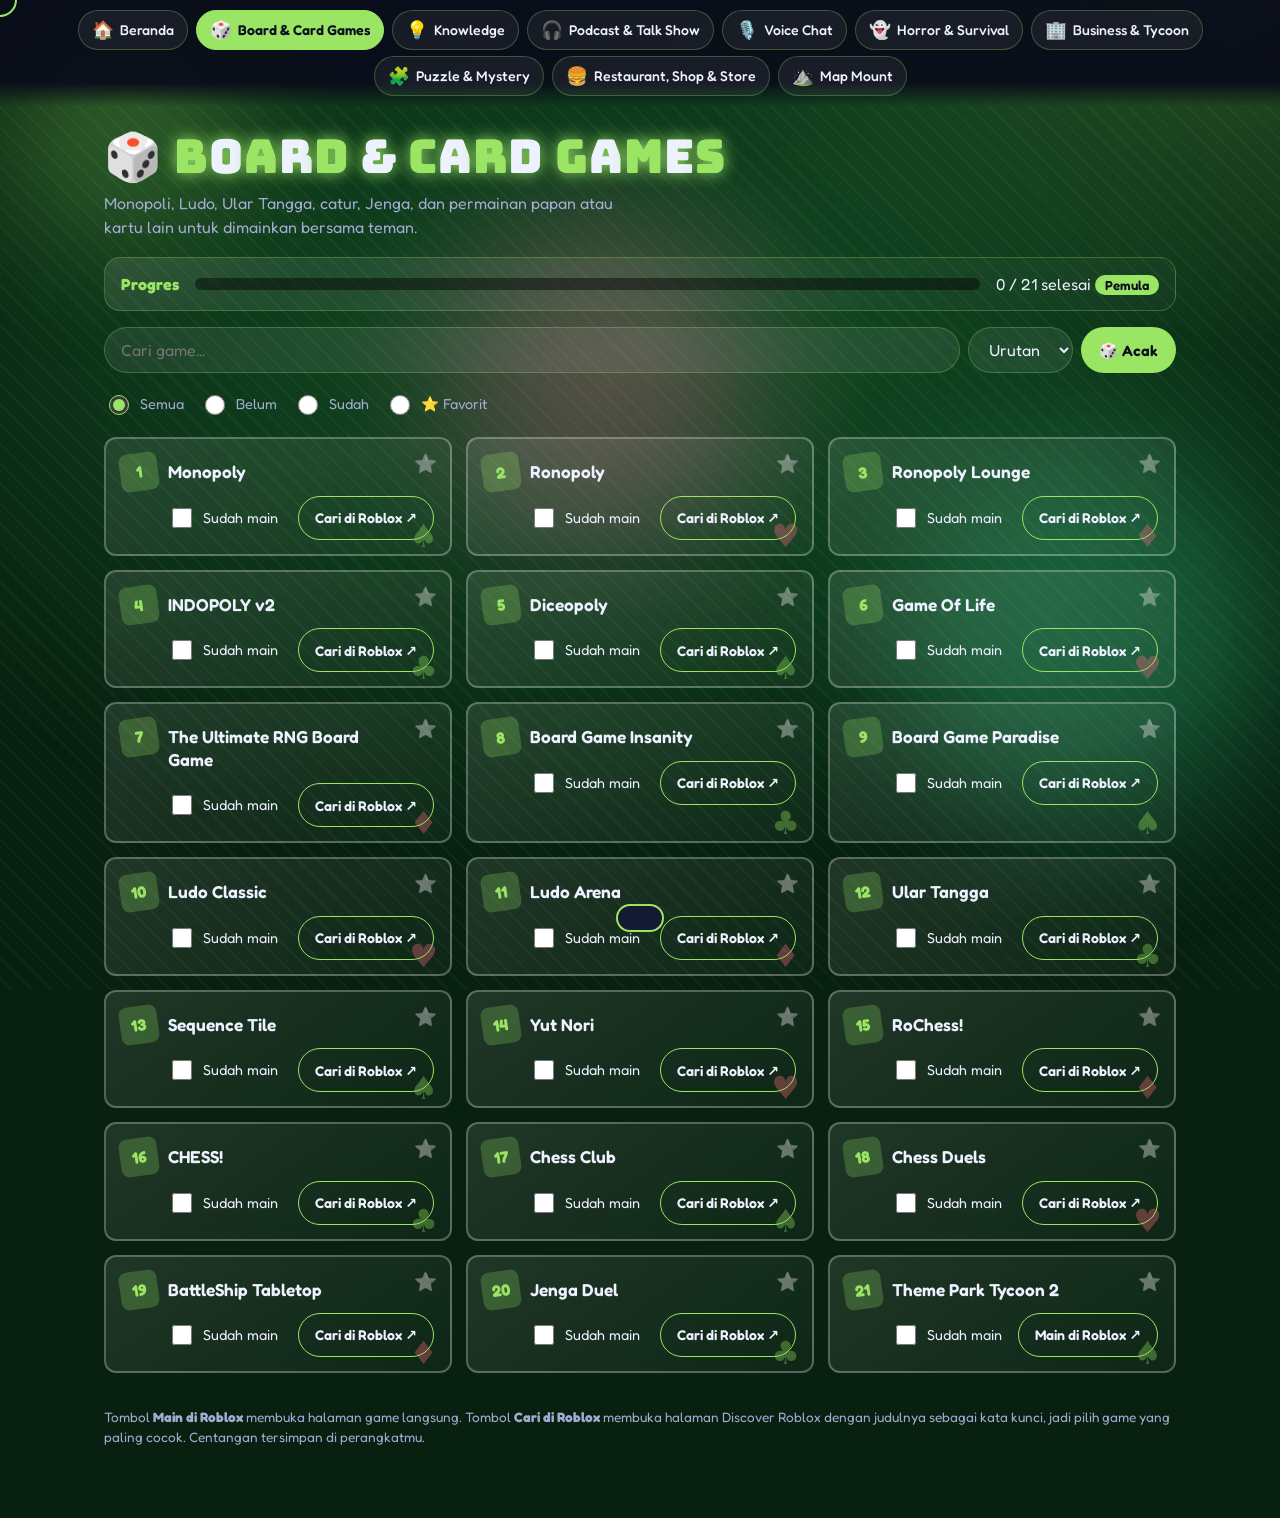
<file: board.html>
<!DOCTYPE html>
<html lang="id">
<head>
<meta charset="utf-8">
<meta name="viewport" content="width=device-width, initial-scale=1, viewport-fit=cover">
<meta name="theme-color" content="#0d1020">
<meta name="description" content="Monopoli, Ludo, Ular Tangga, catur, Jenga, dan permainan papan atau kartu lain untuk dimainkan bersama teman.">
<title>Board &amp; Card Games – Map Roblox</title>
<link rel="preconnect" href="https://fonts.googleapis.com"><link rel="preconnect" href="https://fonts.gstatic.com" crossorigin>
<link href="https://fonts.googleapis.com/css2?family=Fredoka:wght@400;500;600;700&family=Bungee&display=swap" rel="stylesheet">
<script>try{sessionStorage.getItem("rbx-pt")&&document.documentElement.classList.add("pt-in")}catch(e){}</script>
<link rel="stylesheet" href="style.css">
</head>
<body class="t-board" data-fx="🎲,♟️,🃏,♠️,♥️" style="--ac:#9be564">
<div class="fx" id="fx" aria-hidden="true"></div>
<nav class="tabs" aria-label="Kategori"><a href="index.html" style="--c:#6ea8ff"><span class="te">🏠</span><span class="tf">Beranda</span><span class="ts">Beranda</span></a><a href="board.html" style="--c:#9be564" aria-current=page><span class="te">🎲</span><span class="tf">Board &amp; Card Games</span><span class="ts">Board</span></a><a href="knowledge.html" style="--c:#ffe14d"><span class="te">💡</span><span class="tf">Knowledge</span><span class="ts">Knowledge</span></a><a href="podcast.html" style="--c:#ff5ea0"><span class="te">🎧</span><span class="tf">Podcast &amp; Talk Show</span><span class="ts">Podcast</span></a><a href="voice.html" style="--c:#2ee6d6"><span class="te">🎙️</span><span class="tf">Voice Chat</span><span class="ts">Voice</span></a><a href="horror.html" style="--c:#ff5468"><span class="te">👻</span><span class="tf">Horror &amp; Survival</span><span class="ts">Horror</span></a><a href="tycoon.html" style="--c:#4da3ff"><span class="te">🏢</span><span class="tf">Business &amp; Tycoon</span><span class="ts">Tycoon</span></a><a href="puzzle.html" style="--c:#b97bff"><span class="te">🧩</span><span class="tf">Puzzle &amp; Mystery</span><span class="ts">Puzzle</span></a><a href="restoran.html" style="--c:#ffa63d"><span class="te">🍔</span><span class="tf">Restaurant, Shop &amp; Store</span><span class="ts">Restoran</span></a><a href="mount.html" style="--c:#3ddc97"><span class="te">⛰️</span><span class="tf">Map Mount</span><span class="ts">Mount</span></a></nav>
<div class="wrap">
<h1><span class="em">🎲</span> Board &amp; Card Games</h1>
<p class="lead">Monopoli, Ludo, Ular Tangga, catur, Jenga, dan permainan papan atau kartu lain untuk dimainkan bersama teman.</p>
<section class="hud" aria-label="Progres"><b>Progres</b><div class="bar"><i id="bar"></i></div><span id="cnt"></span></section>
<div class="tools"><input type="search" id="q" placeholder="Cari game..." aria-label="Cari game"><select id="so" aria-label="Urutkan"><option value="n">Urutan</option><option value="a">A–Z</option></select><button class="btn" id="rnd" type="button">🎲 Acak</button></div>
<div class="flt"><label><input type="radio" name="s" value="all" checked> Semua</label><label><input type="radio" name="s" value="todo"> Belum</label><label><input type="radio" name="s" value="done"> Sudah</label></div>
<ol class="grid">
<li class="card" data-slug="monopoly" data-name="monopoly" data-title="Monopoly" style="--i:0"><span class="no">1</span><h3>Monopoly</h3><div class="act"><label class="chk"><input type="checkbox"> Sudah main</label><a class="go" href="https://www.roblox.com/discover/?keyword=Monopoly" target="_blank" rel="noopener">Cari di Roblox ↗</a></div></li>
<li class="card" data-slug="ronopoly" data-name="ronopoly" data-title="Ronopoly" style="--i:1"><span class="no">2</span><h3>Ronopoly</h3><div class="act"><label class="chk"><input type="checkbox"> Sudah main</label><a class="go" href="https://www.roblox.com/discover/?keyword=Ronopoly" target="_blank" rel="noopener">Cari di Roblox ↗</a></div></li>
<li class="card" data-slug="ronopolylounge" data-name="ronopoly lounge" data-title="Ronopoly Lounge" style="--i:2"><span class="no">3</span><h3>Ronopoly Lounge</h3><div class="act"><label class="chk"><input type="checkbox"> Sudah main</label><a class="go" href="https://www.roblox.com/discover/?keyword=Ronopoly%20Lounge" target="_blank" rel="noopener">Cari di Roblox ↗</a></div></li>
<li class="card" data-slug="indopolyv2" data-name="indopoly v2" data-title="INDOPOLY v2" style="--i:3"><span class="no">4</span><h3>INDOPOLY v2</h3><div class="act"><label class="chk"><input type="checkbox"> Sudah main</label><a class="go" href="https://www.roblox.com/discover/?keyword=INDOPOLY%20v2" target="_blank" rel="noopener">Cari di Roblox ↗</a></div></li>
<li class="card" data-slug="diceopoly" data-name="diceopoly" data-title="Diceopoly" style="--i:4"><span class="no">5</span><h3>Diceopoly</h3><div class="act"><label class="chk"><input type="checkbox"> Sudah main</label><a class="go" href="https://www.roblox.com/discover/?keyword=Diceopoly" target="_blank" rel="noopener">Cari di Roblox ↗</a></div></li>
<li class="card" data-slug="gameoflife" data-name="game of life" data-title="Game Of Life" style="--i:5"><span class="no">6</span><h3>Game Of Life</h3><div class="act"><label class="chk"><input type="checkbox"> Sudah main</label><a class="go" href="https://www.roblox.com/discover/?keyword=Game%20Of%20Life" target="_blank" rel="noopener">Cari di Roblox ↗</a></div></li>
<li class="card" data-slug="theultimaterngboardgame" data-name="the ultimate rng board game" data-title="The Ultimate RNG Board Game" style="--i:6"><span class="no">7</span><h3>The Ultimate RNG Board Game</h3><div class="act"><label class="chk"><input type="checkbox"> Sudah main</label><a class="go" href="https://www.roblox.com/discover/?keyword=The%20Ultimate%20RNG%20Board%20Game" target="_blank" rel="noopener">Cari di Roblox ↗</a></div></li>
<li class="card" data-slug="boardgameinsanity" data-name="board game insanity" data-title="Board Game Insanity" style="--i:7"><span class="no">8</span><h3>Board Game Insanity</h3><div class="act"><label class="chk"><input type="checkbox"> Sudah main</label><a class="go" href="https://www.roblox.com/discover/?keyword=Board%20Game%20Insanity" target="_blank" rel="noopener">Cari di Roblox ↗</a></div></li>
<li class="card" data-slug="boardgameparadise" data-name="board game paradise" data-title="Board Game Paradise" style="--i:8"><span class="no">9</span><h3>Board Game Paradise</h3><div class="act"><label class="chk"><input type="checkbox"> Sudah main</label><a class="go" href="https://www.roblox.com/discover/?keyword=Board%20Game%20Paradise" target="_blank" rel="noopener">Cari di Roblox ↗</a></div></li>
<li class="card" data-slug="ludoclassic" data-name="ludo classic" data-title="Ludo Classic" style="--i:9"><span class="no">10</span><h3>Ludo Classic</h3><div class="act"><label class="chk"><input type="checkbox"> Sudah main</label><a class="go" href="https://www.roblox.com/discover/?keyword=Ludo%20Classic" target="_blank" rel="noopener">Cari di Roblox ↗</a></div></li>
<li class="card" data-slug="ludoarena" data-name="ludo arena" data-title="Ludo Arena" style="--i:10"><span class="no">11</span><h3>Ludo Arena</h3><div class="act"><label class="chk"><input type="checkbox"> Sudah main</label><a class="go" href="https://www.roblox.com/discover/?keyword=Ludo%20Arena" target="_blank" rel="noopener">Cari di Roblox ↗</a></div></li>
<li class="card" data-slug="ulartangga" data-name="ular tangga" data-title="Ular Tangga" style="--i:11"><span class="no">12</span><h3>Ular Tangga</h3><div class="act"><label class="chk"><input type="checkbox"> Sudah main</label><a class="go" href="https://www.roblox.com/discover/?keyword=Ular%20Tangga" target="_blank" rel="noopener">Cari di Roblox ↗</a></div></li>
<li class="card" data-slug="sequencetile" data-name="sequence tile" data-title="Sequence Tile" style="--i:12"><span class="no">13</span><h3>Sequence Tile</h3><div class="act"><label class="chk"><input type="checkbox"> Sudah main</label><a class="go" href="https://www.roblox.com/discover/?keyword=Sequence%20Tile" target="_blank" rel="noopener">Cari di Roblox ↗</a></div></li>
<li class="card" data-slug="yutnori" data-name="yut nori" data-title="Yut Nori" style="--i:13"><span class="no">14</span><h3>Yut Nori</h3><div class="act"><label class="chk"><input type="checkbox"> Sudah main</label><a class="go" href="https://www.roblox.com/discover/?keyword=Yut%20Nori" target="_blank" rel="noopener">Cari di Roblox ↗</a></div></li>
<li class="card" data-slug="rochess" data-name="rochess!" data-title="RoChess!" style="--i:14"><span class="no">15</span><h3>RoChess!</h3><div class="act"><label class="chk"><input type="checkbox"> Sudah main</label><a class="go" href="https://www.roblox.com/discover/?keyword=RoChess%21" target="_blank" rel="noopener">Cari di Roblox ↗</a></div></li>
<li class="card" data-slug="chess" data-name="chess!" data-title="CHESS!" style="--i:15"><span class="no">16</span><h3>CHESS!</h3><div class="act"><label class="chk"><input type="checkbox"> Sudah main</label><a class="go" href="https://www.roblox.com/discover/?keyword=CHESS%21" target="_blank" rel="noopener">Cari di Roblox ↗</a></div></li>
<li class="card" data-slug="chessclub" data-name="chess club" data-title="Chess Club" style="--i:16"><span class="no">17</span><h3>Chess Club</h3><div class="act"><label class="chk"><input type="checkbox"> Sudah main</label><a class="go" href="https://www.roblox.com/discover/?keyword=Chess%20Club" target="_blank" rel="noopener">Cari di Roblox ↗</a></div></li>
<li class="card" data-slug="chessduels" data-name="chess duels" data-title="Chess Duels" style="--i:17"><span class="no">18</span><h3>Chess Duels</h3><div class="act"><label class="chk"><input type="checkbox"> Sudah main</label><a class="go" href="https://www.roblox.com/discover/?keyword=Chess%20Duels" target="_blank" rel="noopener">Cari di Roblox ↗</a></div></li>
<li class="card" data-slug="battleshiptabletop" data-name="battleship tabletop" data-title="BattleShip Tabletop" style="--i:18"><span class="no">19</span><h3>BattleShip Tabletop</h3><div class="act"><label class="chk"><input type="checkbox"> Sudah main</label><a class="go" href="https://www.roblox.com/discover/?keyword=BattleShip%20Tabletop" target="_blank" rel="noopener">Cari di Roblox ↗</a></div></li>
<li class="card" data-slug="jengaduel" data-name="jenga duel" data-title="Jenga Duel" style="--i:19"><span class="no">20</span><h3>Jenga Duel</h3><div class="act"><label class="chk"><input type="checkbox"> Sudah main</label><a class="go" href="https://www.roblox.com/discover/?keyword=Jenga%20Duel" target="_blank" rel="noopener">Cari di Roblox ↗</a></div></li>
<li class="card" data-slug="themeparktycoon2" data-name="theme park tycoon 2" data-title="Theme Park Tycoon 2" style="--i:20"><span class="no">21</span><h3>Theme Park Tycoon 2</h3><div class="act"><label class="chk"><input type="checkbox"> Sudah main</label><a class="go" href="https://www.roblox.com/games/69184822" target="_blank" rel="noopener">Main di Roblox ↗</a></div></li>
</ol>
<div class="empty" id="empty" hidden>Tidak ada game yang cocok. Coba kata kunci atau filter lain.</div>
<footer>Tombol <b>Main di Roblox</b> membuka halaman game langsung. Tombol <b>Cari di Roblox</b> membuka halaman Discover Roblox dengan judulnya sebagai kata kunci, jadi pilih game yang paling cocok. Centangan tersimpan di perangkatmu.</footer>
</div>
<button class="top" id="top" type="button" aria-label="Ke atas">↑</button>
<div class="toast" id="toast" role="status"></div>
<script src="app.js"></script>
</body>
</html>
</file>
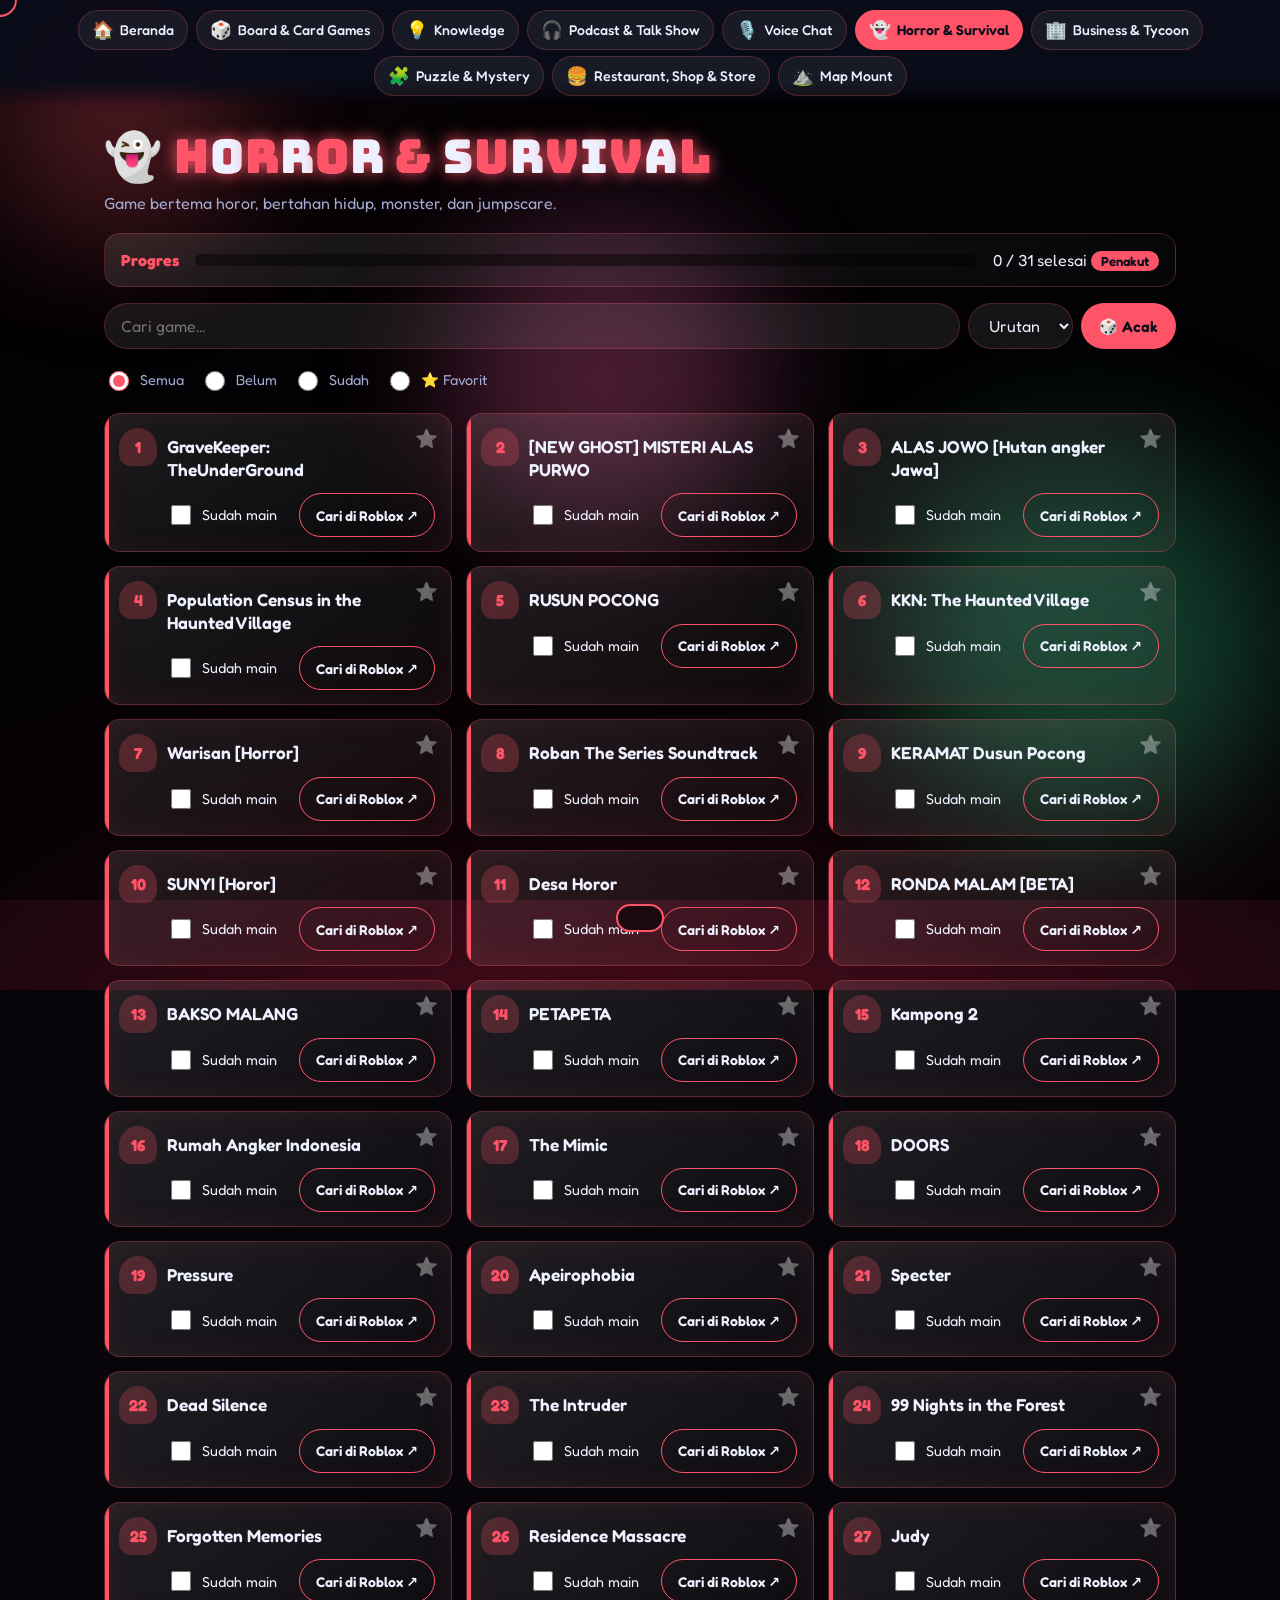
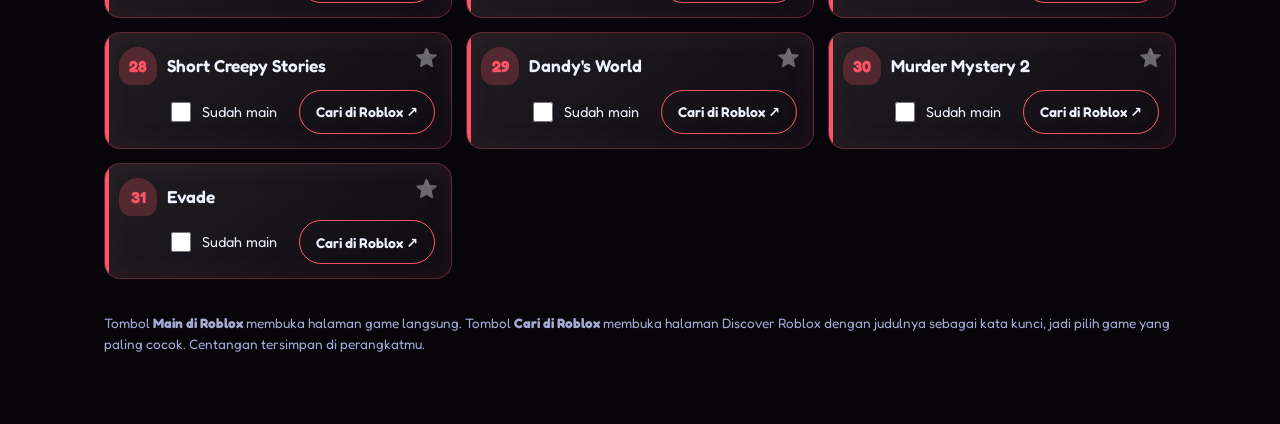
<file: horror.html>
<!DOCTYPE html>
<html lang="id">
<head>
<meta charset="utf-8">
<meta name="viewport" content="width=device-width, initial-scale=1, viewport-fit=cover">
<meta name="theme-color" content="#0d1020">
<meta name="description" content="Game bertema horor, bertahan hidup, monster, dan jumpscare.">
<title>Horror &amp; Survival – Map Roblox</title>
<link rel="preconnect" href="https://fonts.googleapis.com"><link rel="preconnect" href="https://fonts.gstatic.com" crossorigin>
<link href="https://fonts.googleapis.com/css2?family=Fredoka:wght@400;500;600;700&family=Bungee&display=swap" rel="stylesheet">
<script>try{sessionStorage.getItem("rbx-pt")&&document.documentElement.classList.add("pt-in")}catch(e){}</script>
<link rel="stylesheet" href="style.css">
</head>
<body class="t-horror" data-fx="👻,🦇,💀,🕸️,🩸" style="--ac:#ff5468">
<div class="fx" id="fx" aria-hidden="true"></div>
<nav class="tabs" aria-label="Kategori"><a href="index.html" style="--c:#6ea8ff"><span class="te">🏠</span><span class="tf">Beranda</span><span class="ts">Beranda</span></a><a href="board.html" style="--c:#9be564"><span class="te">🎲</span><span class="tf">Board &amp; Card Games</span><span class="ts">Board</span></a><a href="knowledge.html" style="--c:#ffe14d"><span class="te">💡</span><span class="tf">Knowledge</span><span class="ts">Knowledge</span></a><a href="podcast.html" style="--c:#ff5ea0"><span class="te">🎧</span><span class="tf">Podcast &amp; Talk Show</span><span class="ts">Podcast</span></a><a href="voice.html" style="--c:#2ee6d6"><span class="te">🎙️</span><span class="tf">Voice Chat</span><span class="ts">Voice</span></a><a href="horror.html" style="--c:#ff5468" aria-current=page><span class="te">👻</span><span class="tf">Horror &amp; Survival</span><span class="ts">Horror</span></a><a href="tycoon.html" style="--c:#4da3ff"><span class="te">🏢</span><span class="tf">Business &amp; Tycoon</span><span class="ts">Tycoon</span></a><a href="puzzle.html" style="--c:#b97bff"><span class="te">🧩</span><span class="tf">Puzzle &amp; Mystery</span><span class="ts">Puzzle</span></a><a href="restoran.html" style="--c:#ffa63d"><span class="te">🍔</span><span class="tf">Restaurant, Shop &amp; Store</span><span class="ts">Restoran</span></a><a href="mount.html" style="--c:#3ddc97"><span class="te">⛰️</span><span class="tf">Map Mount</span><span class="ts">Mount</span></a></nav>
<div class="wrap">
<h1><span class="em">👻</span> Horror &amp; Survival</h1>
<p class="lead">Game bertema horor, bertahan hidup, monster, dan jumpscare.</p>
<section class="hud" aria-label="Progres"><b>Progres</b><div class="bar"><i id="bar"></i></div><span id="cnt"></span></section>
<div class="tools"><input type="search" id="q" placeholder="Cari game..." aria-label="Cari game"><select id="so" aria-label="Urutkan"><option value="n">Urutan</option><option value="a">A–Z</option></select><button class="btn" id="rnd" type="button">🎲 Acak</button></div>
<div class="flt"><label><input type="radio" name="s" value="all" checked> Semua</label><label><input type="radio" name="s" value="todo"> Belum</label><label><input type="radio" name="s" value="done"> Sudah</label></div>
<ol class="grid">
<li class="card" data-slug="gravekeepertheunderground" data-name="gravekeeper: theunderground" data-title="GraveKeeper: TheUnderGround" style="--i:0"><span class="no">1</span><h3>GraveKeeper: TheUnderGround</h3><div class="act"><label class="chk"><input type="checkbox"> Sudah main</label><a class="go" href="https://www.roblox.com/discover/?keyword=GraveKeeper%3A%20TheUnderGround" target="_blank" rel="noopener">Cari di Roblox ↗</a></div></li>
<li class="card" data-slug="newghostmisterialaspurwo" data-name="[new ghost] misteri alas purwo" data-title="[NEW GHOST] MISTERI ALAS PURWO" style="--i:1"><span class="no">2</span><h3>[NEW GHOST] MISTERI ALAS PURWO</h3><div class="act"><label class="chk"><input type="checkbox"> Sudah main</label><a class="go" href="https://www.roblox.com/discover/?keyword=%5BNEW%20GHOST%5D%20MISTERI%20ALAS%20PURWO" target="_blank" rel="noopener">Cari di Roblox ↗</a></div></li>
<li class="card" data-slug="alasjowohutanangkerjawa" data-name="alas jowo [hutan angker jawa]" data-title="ALAS JOWO [Hutan angker Jawa]" style="--i:2"><span class="no">3</span><h3>ALAS JOWO [Hutan angker Jawa]</h3><div class="act"><label class="chk"><input type="checkbox"> Sudah main</label><a class="go" href="https://www.roblox.com/discover/?keyword=ALAS%20JOWO%20%5BHutan%20angker%20Jawa%5D" target="_blank" rel="noopener">Cari di Roblox ↗</a></div></li>
<li class="card" data-slug="populationcensusinthehauntedvillage" data-name="population census in the haunted village" data-title="Population Census in the Haunted Village" style="--i:3"><span class="no">4</span><h3>Population Census in the Haunted Village</h3><div class="act"><label class="chk"><input type="checkbox"> Sudah main</label><a class="go" href="https://www.roblox.com/discover/?keyword=Population%20Census%20in%20the%20Haunted%20Village" target="_blank" rel="noopener">Cari di Roblox ↗</a></div></li>
<li class="card" data-slug="rusunpocong" data-name="rusun pocong" data-title="RUSUN POCONG" style="--i:4"><span class="no">5</span><h3>RUSUN POCONG</h3><div class="act"><label class="chk"><input type="checkbox"> Sudah main</label><a class="go" href="https://www.roblox.com/discover/?keyword=RUSUN%20POCONG" target="_blank" rel="noopener">Cari di Roblox ↗</a></div></li>
<li class="card" data-slug="kknthehauntedvillage" data-name="kkn: the haunted village" data-title="KKN: The Haunted Village" style="--i:5"><span class="no">6</span><h3>KKN: The Haunted Village</h3><div class="act"><label class="chk"><input type="checkbox"> Sudah main</label><a class="go" href="https://www.roblox.com/discover/?keyword=KKN%3A%20The%20Haunted%20Village" target="_blank" rel="noopener">Cari di Roblox ↗</a></div></li>
<li class="card" data-slug="warisanhorror" data-name="warisan [horror]" data-title="Warisan [Horror]" style="--i:6"><span class="no">7</span><h3>Warisan [Horror]</h3><div class="act"><label class="chk"><input type="checkbox"> Sudah main</label><a class="go" href="https://www.roblox.com/discover/?keyword=Warisan%20%5BHorror%5D" target="_blank" rel="noopener">Cari di Roblox ↗</a></div></li>
<li class="card" data-slug="robantheseriessoundtrack" data-name="roban the series soundtrack" data-title="Roban The Series Soundtrack" style="--i:7"><span class="no">8</span><h3>Roban The Series Soundtrack</h3><div class="act"><label class="chk"><input type="checkbox"> Sudah main</label><a class="go" href="https://www.roblox.com/discover/?keyword=Roban%20The%20Series%20Soundtrack" target="_blank" rel="noopener">Cari di Roblox ↗</a></div></li>
<li class="card" data-slug="keramatdusunpocong" data-name="keramat dusun pocong" data-title="KERAMAT Dusun Pocong" style="--i:8"><span class="no">9</span><h3>KERAMAT Dusun Pocong</h3><div class="act"><label class="chk"><input type="checkbox"> Sudah main</label><a class="go" href="https://www.roblox.com/discover/?keyword=KERAMAT%20Dusun%20Pocong" target="_blank" rel="noopener">Cari di Roblox ↗</a></div></li>
<li class="card" data-slug="sunyihoror" data-name="sunyi [horor]" data-title="SUNYI [Horor]" style="--i:9"><span class="no">10</span><h3>SUNYI [Horor]</h3><div class="act"><label class="chk"><input type="checkbox"> Sudah main</label><a class="go" href="https://www.roblox.com/discover/?keyword=SUNYI%20%5BHoror%5D" target="_blank" rel="noopener">Cari di Roblox ↗</a></div></li>
<li class="card" data-slug="desahoror" data-name="desa horor" data-title="Desa Horor" style="--i:10"><span class="no">11</span><h3>Desa Horor</h3><div class="act"><label class="chk"><input type="checkbox"> Sudah main</label><a class="go" href="https://www.roblox.com/discover/?keyword=Desa%20Horor" target="_blank" rel="noopener">Cari di Roblox ↗</a></div></li>
<li class="card" data-slug="rondamalambeta" data-name="ronda malam [beta]" data-title="RONDA MALAM [BETA]" style="--i:11"><span class="no">12</span><h3>RONDA MALAM [BETA]</h3><div class="act"><label class="chk"><input type="checkbox"> Sudah main</label><a class="go" href="https://www.roblox.com/discover/?keyword=RONDA%20MALAM%20%5BBETA%5D" target="_blank" rel="noopener">Cari di Roblox ↗</a></div></li>
<li class="card" data-slug="baksomalang" data-name="bakso malang" data-title="BAKSO MALANG" style="--i:12"><span class="no">13</span><h3>BAKSO MALANG</h3><div class="act"><label class="chk"><input type="checkbox"> Sudah main</label><a class="go" href="https://www.roblox.com/discover/?keyword=BAKSO%20MALANG" target="_blank" rel="noopener">Cari di Roblox ↗</a></div></li>
<li class="card" data-slug="petapeta" data-name="petapeta" data-title="PETAPETA" style="--i:13"><span class="no">14</span><h3>PETAPETA</h3><div class="act"><label class="chk"><input type="checkbox"> Sudah main</label><a class="go" href="https://www.roblox.com/discover/?keyword=PETAPETA" target="_blank" rel="noopener">Cari di Roblox ↗</a></div></li>
<li class="card" data-slug="kampong2" data-name="kampong 2" data-title="Kampong 2" style="--i:14"><span class="no">15</span><h3>Kampong 2</h3><div class="act"><label class="chk"><input type="checkbox"> Sudah main</label><a class="go" href="https://www.roblox.com/discover/?keyword=Kampong%202" target="_blank" rel="noopener">Cari di Roblox ↗</a></div></li>
<li class="card" data-slug="rumahangkerindonesia" data-name="rumah angker indonesia" data-title="Rumah Angker Indonesia" style="--i:15"><span class="no">16</span><h3>Rumah Angker Indonesia</h3><div class="act"><label class="chk"><input type="checkbox"> Sudah main</label><a class="go" href="https://www.roblox.com/discover/?keyword=Rumah%20Angker%20Indonesia" target="_blank" rel="noopener">Cari di Roblox ↗</a></div></li>
<li class="card" data-slug="themimic" data-name="the mimic" data-title="The Mimic" style="--i:16"><span class="no">17</span><h3>The Mimic</h3><div class="act"><label class="chk"><input type="checkbox"> Sudah main</label><a class="go" href="https://www.roblox.com/discover/?keyword=The%20Mimic" target="_blank" rel="noopener">Cari di Roblox ↗</a></div></li>
<li class="card" data-slug="doors" data-name="doors" data-title="DOORS" style="--i:17"><span class="no">18</span><h3>DOORS</h3><div class="act"><label class="chk"><input type="checkbox"> Sudah main</label><a class="go" href="https://www.roblox.com/discover/?keyword=DOORS" target="_blank" rel="noopener">Cari di Roblox ↗</a></div></li>
<li class="card" data-slug="pressure" data-name="pressure" data-title="Pressure" style="--i:18"><span class="no">19</span><h3>Pressure</h3><div class="act"><label class="chk"><input type="checkbox"> Sudah main</label><a class="go" href="https://www.roblox.com/discover/?keyword=Pressure" target="_blank" rel="noopener">Cari di Roblox ↗</a></div></li>
<li class="card" data-slug="apeirophobia" data-name="apeirophobia" data-title="Apeirophobia" style="--i:19"><span class="no">20</span><h3>Apeirophobia</h3><div class="act"><label class="chk"><input type="checkbox"> Sudah main</label><a class="go" href="https://www.roblox.com/discover/?keyword=Apeirophobia" target="_blank" rel="noopener">Cari di Roblox ↗</a></div></li>
<li class="card" data-slug="specter" data-name="specter" data-title="Specter" style="--i:20"><span class="no">21</span><h3>Specter</h3><div class="act"><label class="chk"><input type="checkbox"> Sudah main</label><a class="go" href="https://www.roblox.com/discover/?keyword=Specter" target="_blank" rel="noopener">Cari di Roblox ↗</a></div></li>
<li class="card" data-slug="deadsilence" data-name="dead silence" data-title="Dead Silence" style="--i:20"><span class="no">22</span><h3>Dead Silence</h3><div class="act"><label class="chk"><input type="checkbox"> Sudah main</label><a class="go" href="https://www.roblox.com/discover/?keyword=Dead%20Silence" target="_blank" rel="noopener">Cari di Roblox ↗</a></div></li>
<li class="card" data-slug="theintruder" data-name="the intruder" data-title="The Intruder" style="--i:20"><span class="no">23</span><h3>The Intruder</h3><div class="act"><label class="chk"><input type="checkbox"> Sudah main</label><a class="go" href="https://www.roblox.com/discover/?keyword=The%20Intruder" target="_blank" rel="noopener">Cari di Roblox ↗</a></div></li>
<li class="card" data-slug="99nightsintheforest" data-name="99 nights in the forest" data-title="99 Nights in the Forest" style="--i:20"><span class="no">24</span><h3>99 Nights in the Forest</h3><div class="act"><label class="chk"><input type="checkbox"> Sudah main</label><a class="go" href="https://www.roblox.com/discover/?keyword=99%20Nights%20in%20the%20Forest" target="_blank" rel="noopener">Cari di Roblox ↗</a></div></li>
<li class="card" data-slug="forgottenmemories" data-name="forgotten memories" data-title="Forgotten Memories" style="--i:20"><span class="no">25</span><h3>Forgotten Memories</h3><div class="act"><label class="chk"><input type="checkbox"> Sudah main</label><a class="go" href="https://www.roblox.com/discover/?keyword=Forgotten%20Memories" target="_blank" rel="noopener">Cari di Roblox ↗</a></div></li>
<li class="card" data-slug="residencemassacre" data-name="residence massacre" data-title="Residence Massacre" style="--i:20"><span class="no">26</span><h3>Residence Massacre</h3><div class="act"><label class="chk"><input type="checkbox"> Sudah main</label><a class="go" href="https://www.roblox.com/discover/?keyword=Residence%20Massacre" target="_blank" rel="noopener">Cari di Roblox ↗</a></div></li>
<li class="card" data-slug="judy" data-name="judy" data-title="Judy" style="--i:20"><span class="no">27</span><h3>Judy</h3><div class="act"><label class="chk"><input type="checkbox"> Sudah main</label><a class="go" href="https://www.roblox.com/discover/?keyword=Judy" target="_blank" rel="noopener">Cari di Roblox ↗</a></div></li>
<li class="card" data-slug="shortcreepystories" data-name="short creepy stories" data-title="Short Creepy Stories" style="--i:20"><span class="no">28</span><h3>Short Creepy Stories</h3><div class="act"><label class="chk"><input type="checkbox"> Sudah main</label><a class="go" href="https://www.roblox.com/discover/?keyword=Short%20Creepy%20Stories" target="_blank" rel="noopener">Cari di Roblox ↗</a></div></li>
<li class="card" data-slug="dandysworld" data-name="dandy&#x27;s world" data-title="Dandy&#x27;s World" style="--i:20"><span class="no">29</span><h3>Dandy&#x27;s World</h3><div class="act"><label class="chk"><input type="checkbox"> Sudah main</label><a class="go" href="https://www.roblox.com/discover/?keyword=Dandy%27s%20World" target="_blank" rel="noopener">Cari di Roblox ↗</a></div></li>
<li class="card" data-slug="murdermystery2" data-name="murder mystery 2" data-title="Murder Mystery 2" style="--i:20"><span class="no">30</span><h3>Murder Mystery 2</h3><div class="act"><label class="chk"><input type="checkbox"> Sudah main</label><a class="go" href="https://www.roblox.com/discover/?keyword=Murder%20Mystery%202" target="_blank" rel="noopener">Cari di Roblox ↗</a></div></li>
<li class="card" data-slug="evade" data-name="evade" data-title="Evade" style="--i:20"><span class="no">31</span><h3>Evade</h3><div class="act"><label class="chk"><input type="checkbox"> Sudah main</label><a class="go" href="https://www.roblox.com/discover/?keyword=Evade" target="_blank" rel="noopener">Cari di Roblox ↗</a></div></li>
</ol>
<div class="empty" id="empty" hidden>Tidak ada game yang cocok. Coba kata kunci atau filter lain.</div>
<footer>Tombol <b>Main di Roblox</b> membuka halaman game langsung. Tombol <b>Cari di Roblox</b> membuka halaman Discover Roblox dengan judulnya sebagai kata kunci, jadi pilih game yang paling cocok. Centangan tersimpan di perangkatmu.</footer>
</div>
<button class="top" id="top" type="button" aria-label="Ke atas">↑</button>
<div class="toast" id="toast" role="status"></div>
<script src="app.js"></script>
</body>
</html>
</file>
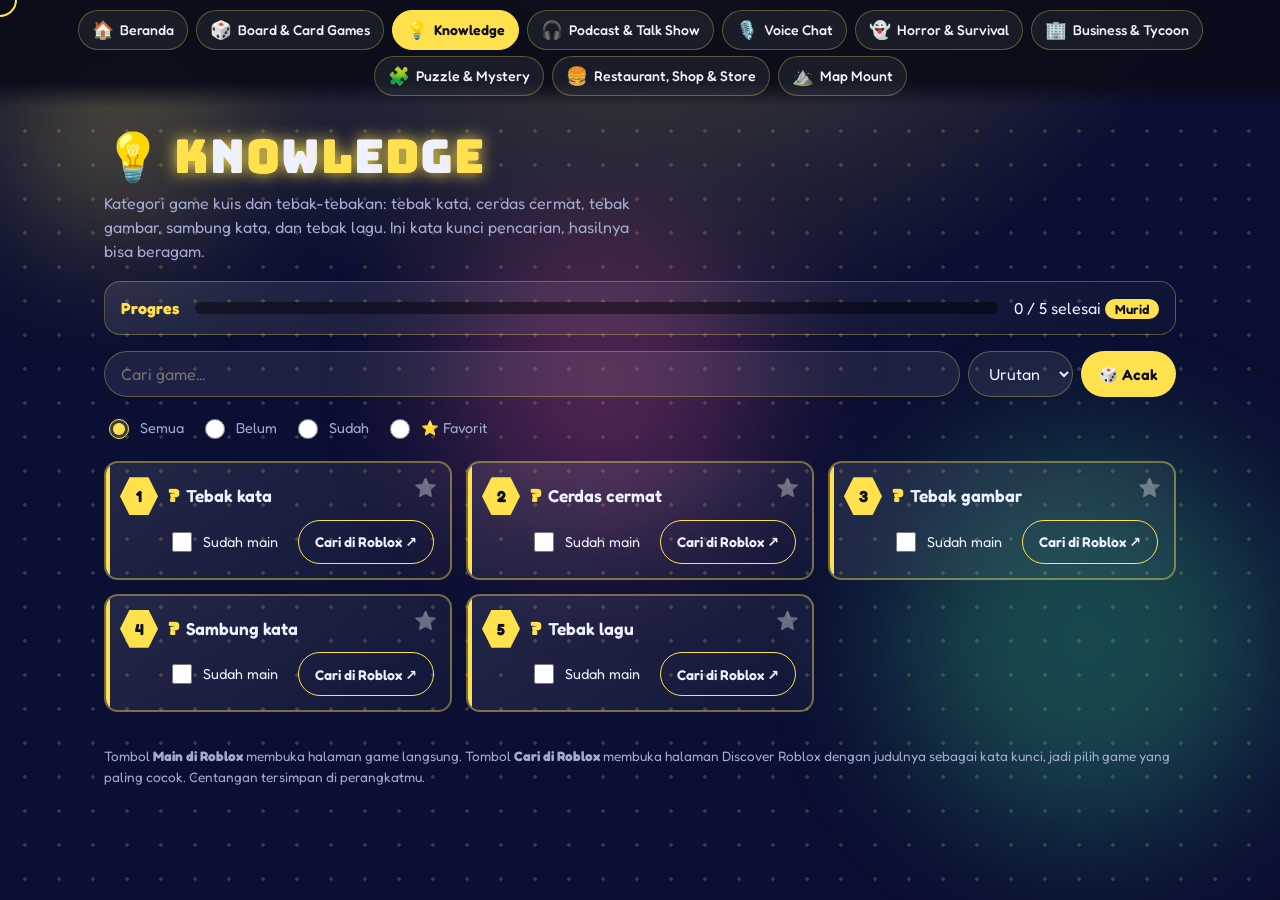
<file: knowledge.html>
<!DOCTYPE html>
<html lang="id">
<head>
<meta charset="utf-8">
<meta name="viewport" content="width=device-width, initial-scale=1, viewport-fit=cover">
<meta name="theme-color" content="#0d1020">
<meta name="description" content="Kategori game kuis dan tebak-tebakan: tebak kata, cerdas cermat, tebak gambar, sambung kata, dan tebak lagu. Ini kata kunci pencarian, hasilnya bisa beragam.">
<title>Knowledge – Map Roblox</title>
<link rel="preconnect" href="https://fonts.googleapis.com"><link rel="preconnect" href="https://fonts.gstatic.com" crossorigin>
<link href="https://fonts.googleapis.com/css2?family=Fredoka:wght@400;500;600;700&family=Bungee&display=swap" rel="stylesheet">
<script>try{sessionStorage.getItem("rbx-pt")&&document.documentElement.classList.add("pt-in")}catch(e){}</script>
<link rel="stylesheet" href="style.css">
</head>
<body class="t-knowledge" data-fx="💡,❓,📚,🧠,✏️" style="--ac:#ffe14d">
<div class="fx" id="fx" aria-hidden="true"></div>
<nav class="tabs" aria-label="Kategori"><a href="index.html" style="--c:#6ea8ff"><span class="te">🏠</span><span class="tf">Beranda</span><span class="ts">Beranda</span></a><a href="board.html" style="--c:#9be564"><span class="te">🎲</span><span class="tf">Board &amp; Card Games</span><span class="ts">Board</span></a><a href="knowledge.html" style="--c:#ffe14d" aria-current=page><span class="te">💡</span><span class="tf">Knowledge</span><span class="ts">Knowledge</span></a><a href="podcast.html" style="--c:#ff5ea0"><span class="te">🎧</span><span class="tf">Podcast &amp; Talk Show</span><span class="ts">Podcast</span></a><a href="voice.html" style="--c:#2ee6d6"><span class="te">🎙️</span><span class="tf">Voice Chat</span><span class="ts">Voice</span></a><a href="horror.html" style="--c:#ff5468"><span class="te">👻</span><span class="tf">Horror &amp; Survival</span><span class="ts">Horror</span></a><a href="tycoon.html" style="--c:#4da3ff"><span class="te">🏢</span><span class="tf">Business &amp; Tycoon</span><span class="ts">Tycoon</span></a><a href="puzzle.html" style="--c:#b97bff"><span class="te">🧩</span><span class="tf">Puzzle &amp; Mystery</span><span class="ts">Puzzle</span></a><a href="restoran.html" style="--c:#ffa63d"><span class="te">🍔</span><span class="tf">Restaurant, Shop &amp; Store</span><span class="ts">Restoran</span></a><a href="mount.html" style="--c:#3ddc97"><span class="te">⛰️</span><span class="tf">Map Mount</span><span class="ts">Mount</span></a></nav>
<div class="wrap">
<h1><span class="em">💡</span> Knowledge</h1>
<p class="lead">Kategori game kuis dan tebak-tebakan: tebak kata, cerdas cermat, tebak gambar, sambung kata, dan tebak lagu. Ini kata kunci pencarian, hasilnya bisa beragam.</p>
<section class="hud" aria-label="Progres"><b>Progres</b><div class="bar"><i id="bar"></i></div><span id="cnt"></span></section>
<div class="tools"><input type="search" id="q" placeholder="Cari game..." aria-label="Cari game"><select id="so" aria-label="Urutkan"><option value="n">Urutan</option><option value="a">A–Z</option></select><button class="btn" id="rnd" type="button">🎲 Acak</button></div>
<div class="flt"><label><input type="radio" name="s" value="all" checked> Semua</label><label><input type="radio" name="s" value="todo"> Belum</label><label><input type="radio" name="s" value="done"> Sudah</label></div>
<ol class="grid">
<li class="card" data-slug="tebakkata" data-name="tebak kata" data-title="Tebak kata" style="--i:0"><span class="no">1</span><h3>Tebak kata</h3><div class="act"><label class="chk"><input type="checkbox"> Sudah main</label><a class="go" href="https://www.roblox.com/discover/?keyword=Tebak%20kata" target="_blank" rel="noopener">Cari di Roblox ↗</a></div></li>
<li class="card" data-slug="cerdascermat" data-name="cerdas cermat" data-title="Cerdas cermat" style="--i:1"><span class="no">2</span><h3>Cerdas cermat</h3><div class="act"><label class="chk"><input type="checkbox"> Sudah main</label><a class="go" href="https://www.roblox.com/discover/?keyword=Cerdas%20cermat" target="_blank" rel="noopener">Cari di Roblox ↗</a></div></li>
<li class="card" data-slug="tebakgambar" data-name="tebak gambar" data-title="Tebak gambar" style="--i:2"><span class="no">3</span><h3>Tebak gambar</h3><div class="act"><label class="chk"><input type="checkbox"> Sudah main</label><a class="go" href="https://www.roblox.com/discover/?keyword=Tebak%20gambar" target="_blank" rel="noopener">Cari di Roblox ↗</a></div></li>
<li class="card" data-slug="sambungkata" data-name="sambung kata" data-title="Sambung kata" style="--i:3"><span class="no">4</span><h3>Sambung kata</h3><div class="act"><label class="chk"><input type="checkbox"> Sudah main</label><a class="go" href="https://www.roblox.com/discover/?keyword=Sambung%20kata" target="_blank" rel="noopener">Cari di Roblox ↗</a></div></li>
<li class="card" data-slug="tebaklagu" data-name="tebak lagu" data-title="Tebak lagu" style="--i:4"><span class="no">5</span><h3>Tebak lagu</h3><div class="act"><label class="chk"><input type="checkbox"> Sudah main</label><a class="go" href="https://www.roblox.com/discover/?keyword=Tebak%20lagu" target="_blank" rel="noopener">Cari di Roblox ↗</a></div></li>
</ol>
<div class="empty" id="empty" hidden>Tidak ada game yang cocok. Coba kata kunci atau filter lain.</div>
<footer>Tombol <b>Main di Roblox</b> membuka halaman game langsung. Tombol <b>Cari di Roblox</b> membuka halaman Discover Roblox dengan judulnya sebagai kata kunci, jadi pilih game yang paling cocok. Centangan tersimpan di perangkatmu.</footer>
</div>
<button class="top" id="top" type="button" aria-label="Ke atas">↑</button>
<div class="toast" id="toast" role="status"></div>
<script src="app.js"></script>
</body>
</html>
</file>
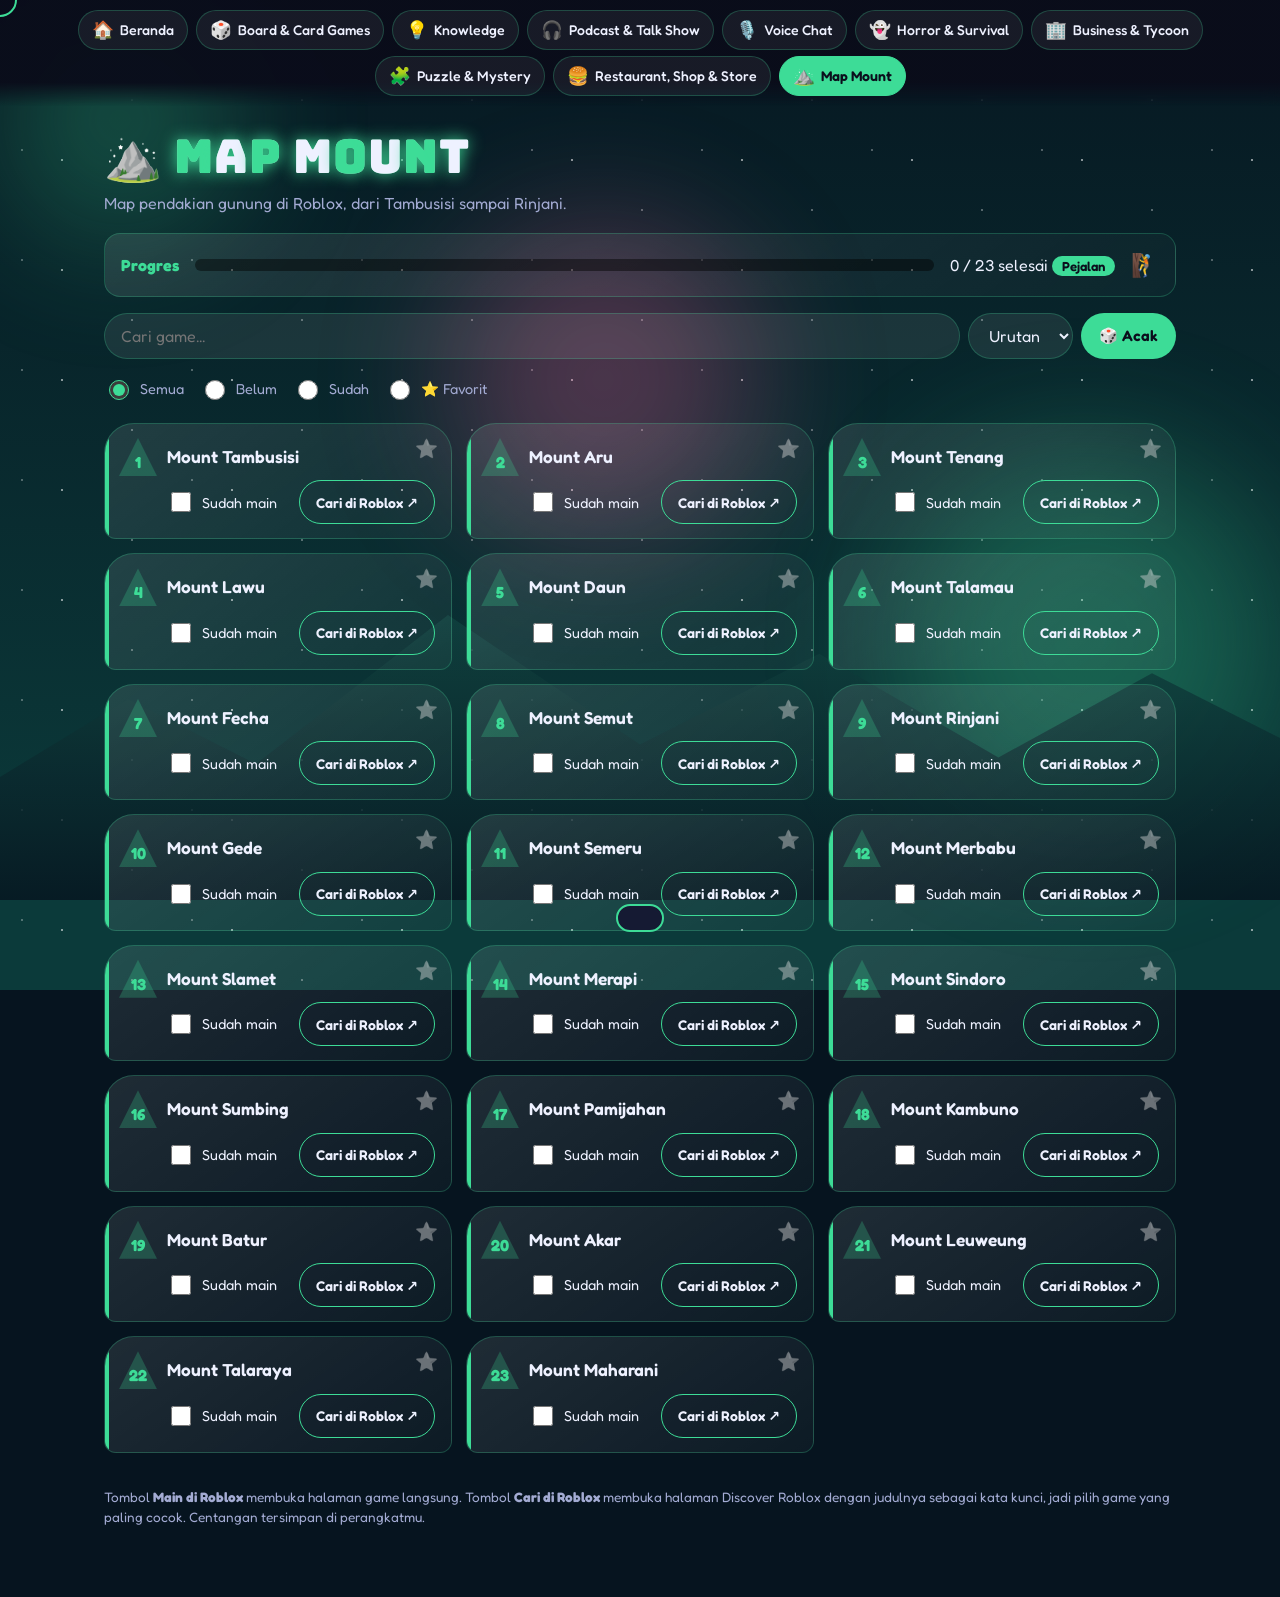
<file: mount.html>
<!DOCTYPE html>
<html lang="id">
<head>
<meta charset="utf-8">
<meta name="viewport" content="width=device-width, initial-scale=1, viewport-fit=cover">
<meta name="theme-color" content="#0d1020">
<meta name="description" content="Map pendakian gunung di Roblox, dari Tambusisi sampai Rinjani.">
<title>Map Mount – Map Roblox</title>
<link rel="preconnect" href="https://fonts.googleapis.com"><link rel="preconnect" href="https://fonts.gstatic.com" crossorigin>
<link href="https://fonts.googleapis.com/css2?family=Fredoka:wght@400;500;600;700&family=Bungee&display=swap" rel="stylesheet">
<script>try{sessionStorage.getItem("rbx-pt")&&document.documentElement.classList.add("pt-in")}catch(e){}</script>
<link rel="stylesheet" href="style.css">
</head>
<body class="t-mount" data-fx="⛰️,🌲,🥾,🚩,❄️" style="--ac:#3ddc97">
<div class="fx" id="fx" aria-hidden="true"></div>
<nav class="tabs" aria-label="Kategori"><a href="index.html" style="--c:#6ea8ff"><span class="te">🏠</span><span class="tf">Beranda</span><span class="ts">Beranda</span></a><a href="board.html" style="--c:#9be564"><span class="te">🎲</span><span class="tf">Board &amp; Card Games</span><span class="ts">Board</span></a><a href="knowledge.html" style="--c:#ffe14d"><span class="te">💡</span><span class="tf">Knowledge</span><span class="ts">Knowledge</span></a><a href="podcast.html" style="--c:#ff5ea0"><span class="te">🎧</span><span class="tf">Podcast &amp; Talk Show</span><span class="ts">Podcast</span></a><a href="voice.html" style="--c:#2ee6d6"><span class="te">🎙️</span><span class="tf">Voice Chat</span><span class="ts">Voice</span></a><a href="horror.html" style="--c:#ff5468"><span class="te">👻</span><span class="tf">Horror &amp; Survival</span><span class="ts">Horror</span></a><a href="tycoon.html" style="--c:#4da3ff"><span class="te">🏢</span><span class="tf">Business &amp; Tycoon</span><span class="ts">Tycoon</span></a><a href="puzzle.html" style="--c:#b97bff"><span class="te">🧩</span><span class="tf">Puzzle &amp; Mystery</span><span class="ts">Puzzle</span></a><a href="restoran.html" style="--c:#ffa63d"><span class="te">🍔</span><span class="tf">Restaurant, Shop &amp; Store</span><span class="ts">Restoran</span></a><a href="mount.html" style="--c:#3ddc97" aria-current=page><span class="te">⛰️</span><span class="tf">Map Mount</span><span class="ts">Mount</span></a></nav>
<div class="wrap">
<h1><span class="em">⛰️</span> Map Mount</h1>
<p class="lead">Map pendakian gunung di Roblox, dari Tambusisi sampai Rinjani.</p>
<section class="hud" aria-label="Progres"><b>Progres</b><div class="bar"><i id="bar"></i></div><span id="cnt"></span></section>
<div class="tools"><input type="search" id="q" placeholder="Cari game..." aria-label="Cari game"><select id="so" aria-label="Urutkan"><option value="n">Urutan</option><option value="a">A–Z</option></select><button class="btn" id="rnd" type="button">🎲 Acak</button></div>
<div class="flt"><label><input type="radio" name="s" value="all" checked> Semua</label><label><input type="radio" name="s" value="todo"> Belum</label><label><input type="radio" name="s" value="done"> Sudah</label></div>
<ol class="grid">
<li class="card" data-slug="mounttambusisi" data-name="mount tambusisi" data-title="Mount Tambusisi" style="--i:0"><span class="no">1</span><h3>Mount Tambusisi</h3><div class="act"><label class="chk"><input type="checkbox"> Sudah main</label><a class="go" href="https://www.roblox.com/discover/?keyword=Mount%20Tambusisi" target="_blank" rel="noopener">Cari di Roblox ↗</a></div></li>
<li class="card" data-slug="mountaru" data-name="mount aru" data-title="Mount Aru" style="--i:1"><span class="no">2</span><h3>Mount Aru</h3><div class="act"><label class="chk"><input type="checkbox"> Sudah main</label><a class="go" href="https://www.roblox.com/discover/?keyword=Mount%20Aru" target="_blank" rel="noopener">Cari di Roblox ↗</a></div></li>
<li class="card" data-slug="mounttenang" data-name="mount tenang" data-title="Mount Tenang" style="--i:2"><span class="no">3</span><h3>Mount Tenang</h3><div class="act"><label class="chk"><input type="checkbox"> Sudah main</label><a class="go" href="https://www.roblox.com/discover/?keyword=Mount%20Tenang" target="_blank" rel="noopener">Cari di Roblox ↗</a></div></li>
<li class="card" data-slug="mountlawu" data-name="mount lawu" data-title="Mount Lawu" style="--i:3"><span class="no">4</span><h3>Mount Lawu</h3><div class="act"><label class="chk"><input type="checkbox"> Sudah main</label><a class="go" href="https://www.roblox.com/discover/?keyword=Mount%20Lawu" target="_blank" rel="noopener">Cari di Roblox ↗</a></div></li>
<li class="card" data-slug="mountdaun" data-name="mount daun" data-title="Mount Daun" style="--i:4"><span class="no">5</span><h3>Mount Daun</h3><div class="act"><label class="chk"><input type="checkbox"> Sudah main</label><a class="go" href="https://www.roblox.com/discover/?keyword=Mount%20Daun" target="_blank" rel="noopener">Cari di Roblox ↗</a></div></li>
<li class="card" data-slug="mounttalamau" data-name="mount talamau" data-title="Mount Talamau" style="--i:5"><span class="no">6</span><h3>Mount Talamau</h3><div class="act"><label class="chk"><input type="checkbox"> Sudah main</label><a class="go" href="https://www.roblox.com/discover/?keyword=Mount%20Talamau" target="_blank" rel="noopener">Cari di Roblox ↗</a></div></li>
<li class="card" data-slug="mountfecha" data-name="mount fecha" data-title="Mount Fecha" style="--i:6"><span class="no">7</span><h3>Mount Fecha</h3><div class="act"><label class="chk"><input type="checkbox"> Sudah main</label><a class="go" href="https://www.roblox.com/discover/?keyword=Mount%20Fecha" target="_blank" rel="noopener">Cari di Roblox ↗</a></div></li>
<li class="card" data-slug="mountsemut" data-name="mount semut" data-title="Mount Semut" style="--i:7"><span class="no">8</span><h3>Mount Semut</h3><div class="act"><label class="chk"><input type="checkbox"> Sudah main</label><a class="go" href="https://www.roblox.com/discover/?keyword=Mount%20Semut" target="_blank" rel="noopener">Cari di Roblox ↗</a></div></li>
<li class="card" data-slug="mountrinjani" data-name="mount rinjani" data-title="Mount Rinjani" style="--i:8"><span class="no">9</span><h3>Mount Rinjani</h3><div class="act"><label class="chk"><input type="checkbox"> Sudah main</label><a class="go" href="https://www.roblox.com/discover/?keyword=Mount%20Rinjani" target="_blank" rel="noopener">Cari di Roblox ↗</a></div></li>
<li class="card" data-slug="mountgede" data-name="mount gede" data-title="Mount Gede" style="--i:9"><span class="no">10</span><h3>Mount Gede</h3><div class="act"><label class="chk"><input type="checkbox"> Sudah main</label><a class="go" href="https://www.roblox.com/discover/?keyword=Mount%20Gede" target="_blank" rel="noopener">Cari di Roblox ↗</a></div></li>
<li class="card" data-slug="mountsemeru" data-name="mount semeru" data-title="Mount Semeru" style="--i:10"><span class="no">11</span><h3>Mount Semeru</h3><div class="act"><label class="chk"><input type="checkbox"> Sudah main</label><a class="go" href="https://www.roblox.com/discover/?keyword=Mount%20Semeru" target="_blank" rel="noopener">Cari di Roblox ↗</a></div></li>
<li class="card" data-slug="mountmerbabu" data-name="mount merbabu" data-title="Mount Merbabu" style="--i:11"><span class="no">12</span><h3>Mount Merbabu</h3><div class="act"><label class="chk"><input type="checkbox"> Sudah main</label><a class="go" href="https://www.roblox.com/discover/?keyword=Mount%20Merbabu" target="_blank" rel="noopener">Cari di Roblox ↗</a></div></li>
<li class="card" data-slug="mountslamet" data-name="mount slamet" data-title="Mount Slamet" style="--i:12"><span class="no">13</span><h3>Mount Slamet</h3><div class="act"><label class="chk"><input type="checkbox"> Sudah main</label><a class="go" href="https://www.roblox.com/discover/?keyword=Mount%20Slamet" target="_blank" rel="noopener">Cari di Roblox ↗</a></div></li>
<li class="card" data-slug="mountmerapi" data-name="mount merapi" data-title="Mount Merapi" style="--i:13"><span class="no">14</span><h3>Mount Merapi</h3><div class="act"><label class="chk"><input type="checkbox"> Sudah main</label><a class="go" href="https://www.roblox.com/discover/?keyword=Mount%20Merapi" target="_blank" rel="noopener">Cari di Roblox ↗</a></div></li>
<li class="card" data-slug="mountsindoro" data-name="mount sindoro" data-title="Mount Sindoro" style="--i:14"><span class="no">15</span><h3>Mount Sindoro</h3><div class="act"><label class="chk"><input type="checkbox"> Sudah main</label><a class="go" href="https://www.roblox.com/discover/?keyword=Mount%20Sindoro" target="_blank" rel="noopener">Cari di Roblox ↗</a></div></li>
<li class="card" data-slug="mountsumbing" data-name="mount sumbing" data-title="Mount Sumbing" style="--i:15"><span class="no">16</span><h3>Mount Sumbing</h3><div class="act"><label class="chk"><input type="checkbox"> Sudah main</label><a class="go" href="https://www.roblox.com/discover/?keyword=Mount%20Sumbing" target="_blank" rel="noopener">Cari di Roblox ↗</a></div></li>
<li class="card" data-slug="mountpamijahan" data-name="mount pamijahan" data-title="Mount Pamijahan" style="--i:16"><span class="no">17</span><h3>Mount Pamijahan</h3><div class="act"><label class="chk"><input type="checkbox"> Sudah main</label><a class="go" href="https://www.roblox.com/discover/?keyword=Mount%20Pamijahan" target="_blank" rel="noopener">Cari di Roblox ↗</a></div></li>
<li class="card" data-slug="mountkambuno" data-name="mount kambuno" data-title="Mount Kambuno" style="--i:17"><span class="no">18</span><h3>Mount Kambuno</h3><div class="act"><label class="chk"><input type="checkbox"> Sudah main</label><a class="go" href="https://www.roblox.com/discover/?keyword=Mount%20Kambuno" target="_blank" rel="noopener">Cari di Roblox ↗</a></div></li>
<li class="card" data-slug="mountbatur" data-name="mount batur" data-title="Mount Batur" style="--i:18"><span class="no">19</span><h3>Mount Batur</h3><div class="act"><label class="chk"><input type="checkbox"> Sudah main</label><a class="go" href="https://www.roblox.com/discover/?keyword=Mount%20Batur" target="_blank" rel="noopener">Cari di Roblox ↗</a></div></li>
<li class="card" data-slug="mountakar" data-name="mount akar" data-title="Mount Akar" style="--i:19"><span class="no">20</span><h3>Mount Akar</h3><div class="act"><label class="chk"><input type="checkbox"> Sudah main</label><a class="go" href="https://www.roblox.com/discover/?keyword=Mount%20Akar" target="_blank" rel="noopener">Cari di Roblox ↗</a></div></li>
<li class="card" data-slug="mountleuweung" data-name="mount leuweung" data-title="Mount Leuweung" style="--i:20"><span class="no">21</span><h3>Mount Leuweung</h3><div class="act"><label class="chk"><input type="checkbox"> Sudah main</label><a class="go" href="https://www.roblox.com/discover/?keyword=Mount%20Leuweung" target="_blank" rel="noopener">Cari di Roblox ↗</a></div></li>
<li class="card" data-slug="mounttalaraya" data-name="mount talaraya" data-title="Mount Talaraya" style="--i:20"><span class="no">22</span><h3>Mount Talaraya</h3><div class="act"><label class="chk"><input type="checkbox"> Sudah main</label><a class="go" href="https://www.roblox.com/discover/?keyword=Mount%20Talaraya" target="_blank" rel="noopener">Cari di Roblox ↗</a></div></li>
<li class="card" data-slug="mountmaharani" data-name="mount maharani" data-title="Mount Maharani" style="--i:20"><span class="no">23</span><h3>Mount Maharani</h3><div class="act"><label class="chk"><input type="checkbox"> Sudah main</label><a class="go" href="https://www.roblox.com/discover/?keyword=Mount%20Maharani" target="_blank" rel="noopener">Cari di Roblox ↗</a></div></li>
</ol>
<div class="empty" id="empty" hidden>Tidak ada game yang cocok. Coba kata kunci atau filter lain.</div>
<footer>Tombol <b>Main di Roblox</b> membuka halaman game langsung. Tombol <b>Cari di Roblox</b> membuka halaman Discover Roblox dengan judulnya sebagai kata kunci, jadi pilih game yang paling cocok. Centangan tersimpan di perangkatmu.</footer>
</div>
<button class="top" id="top" type="button" aria-label="Ke atas">↑</button>
<div class="toast" id="toast" role="status"></div>
<script src="app.js"></script>
</body>
</html>
</file>
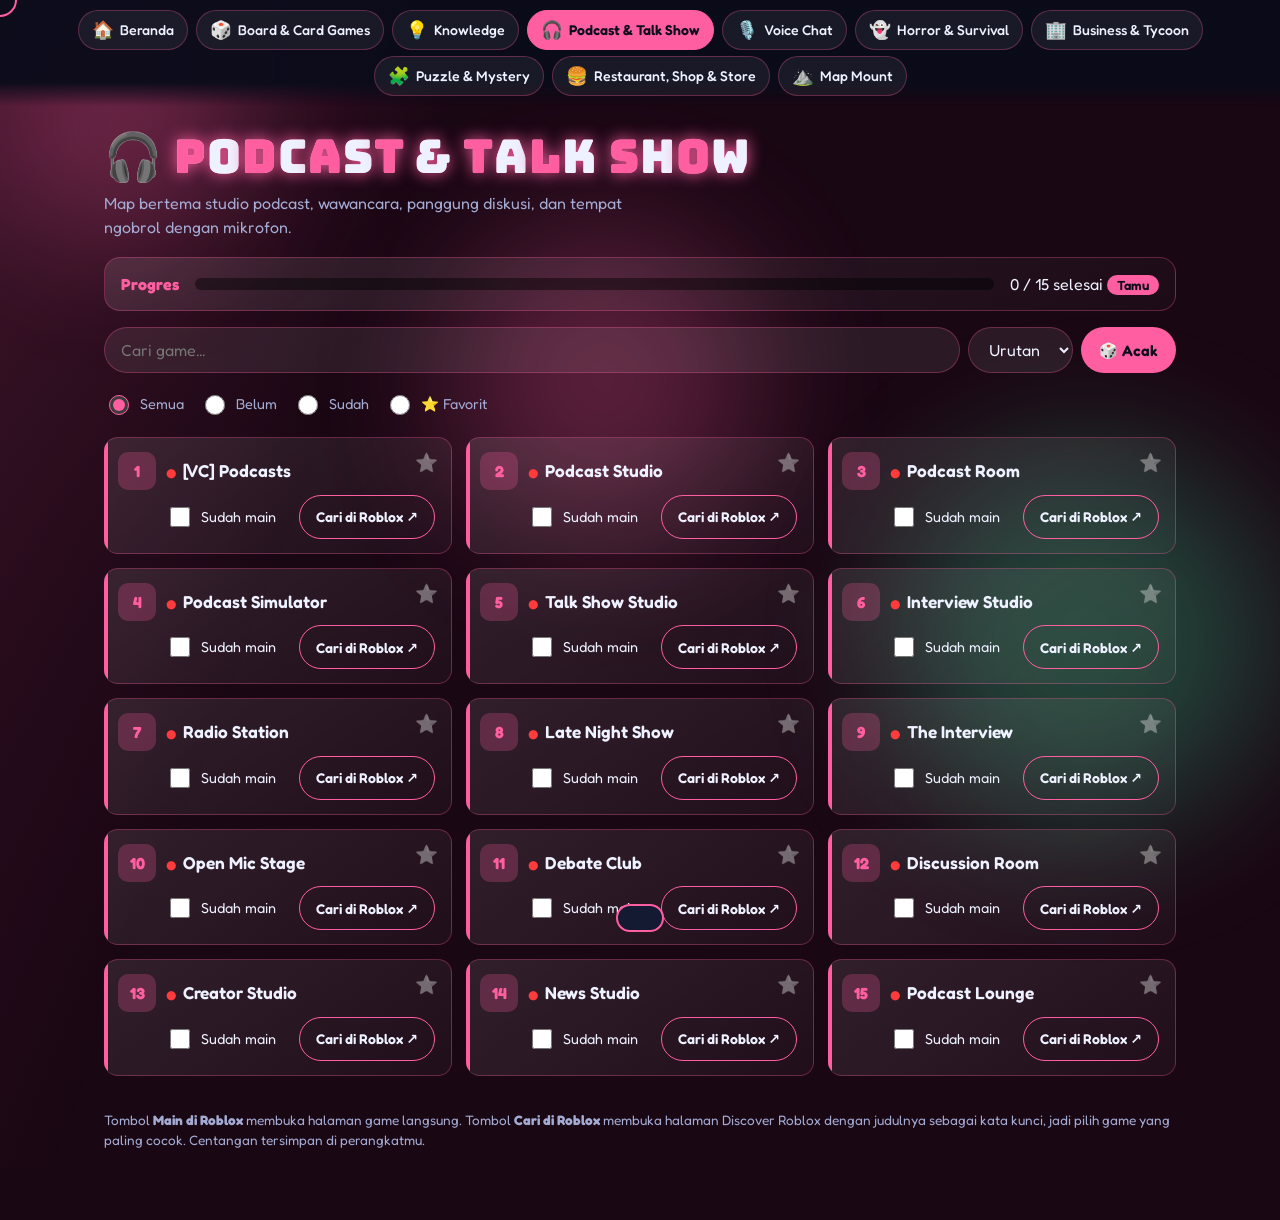
<file: podcast.html>
<!DOCTYPE html>
<html lang="id">
<head>
<meta charset="utf-8">
<meta name="viewport" content="width=device-width, initial-scale=1, viewport-fit=cover">
<meta name="theme-color" content="#0d1020">
<meta name="description" content="Map bertema studio podcast, wawancara, panggung diskusi, dan tempat ngobrol dengan mikrofon.">
<title>Podcast &amp; Talk Show – Map Roblox</title>
<link rel="preconnect" href="https://fonts.googleapis.com"><link rel="preconnect" href="https://fonts.gstatic.com" crossorigin>
<link href="https://fonts.googleapis.com/css2?family=Fredoka:wght@400;500;600;700&family=Bungee&display=swap" rel="stylesheet">
<script>try{sessionStorage.getItem("rbx-pt")&&document.documentElement.classList.add("pt-in")}catch(e){}</script>
<link rel="stylesheet" href="style.css">
</head>
<body class="t-podcast" data-fx="🎧,📻,🎬,💬,🔴" style="--ac:#ff5ea0">
<div class="fx" id="fx" aria-hidden="true"></div>
<nav class="tabs" aria-label="Kategori"><a href="index.html" style="--c:#6ea8ff"><span class="te">🏠</span><span class="tf">Beranda</span><span class="ts">Beranda</span></a><a href="board.html" style="--c:#9be564"><span class="te">🎲</span><span class="tf">Board &amp; Card Games</span><span class="ts">Board</span></a><a href="knowledge.html" style="--c:#ffe14d"><span class="te">💡</span><span class="tf">Knowledge</span><span class="ts">Knowledge</span></a><a href="podcast.html" style="--c:#ff5ea0" aria-current=page><span class="te">🎧</span><span class="tf">Podcast &amp; Talk Show</span><span class="ts">Podcast</span></a><a href="voice.html" style="--c:#2ee6d6"><span class="te">🎙️</span><span class="tf">Voice Chat</span><span class="ts">Voice</span></a><a href="horror.html" style="--c:#ff5468"><span class="te">👻</span><span class="tf">Horror &amp; Survival</span><span class="ts">Horror</span></a><a href="tycoon.html" style="--c:#4da3ff"><span class="te">🏢</span><span class="tf">Business &amp; Tycoon</span><span class="ts">Tycoon</span></a><a href="puzzle.html" style="--c:#b97bff"><span class="te">🧩</span><span class="tf">Puzzle &amp; Mystery</span><span class="ts">Puzzle</span></a><a href="restoran.html" style="--c:#ffa63d"><span class="te">🍔</span><span class="tf">Restaurant, Shop &amp; Store</span><span class="ts">Restoran</span></a><a href="mount.html" style="--c:#3ddc97"><span class="te">⛰️</span><span class="tf">Map Mount</span><span class="ts">Mount</span></a></nav>
<div class="wrap">
<h1><span class="em">🎧</span> Podcast &amp; Talk Show</h1>
<p class="lead">Map bertema studio podcast, wawancara, panggung diskusi, dan tempat ngobrol dengan mikrofon.</p>
<section class="hud" aria-label="Progres"><b>Progres</b><div class="bar"><i id="bar"></i></div><span id="cnt"></span></section>
<div class="tools"><input type="search" id="q" placeholder="Cari game..." aria-label="Cari game"><select id="so" aria-label="Urutkan"><option value="n">Urutan</option><option value="a">A–Z</option></select><button class="btn" id="rnd" type="button">🎲 Acak</button></div>
<div class="flt"><label><input type="radio" name="s" value="all" checked> Semua</label><label><input type="radio" name="s" value="todo"> Belum</label><label><input type="radio" name="s" value="done"> Sudah</label></div>
<ol class="grid">
<li class="card" data-slug="vcpodcasts" data-name="[vc] podcasts" data-title="[VC] Podcasts" style="--i:0"><span class="no">1</span><h3>[VC] Podcasts</h3><div class="act"><label class="chk"><input type="checkbox"> Sudah main</label><a class="go" href="https://www.roblox.com/discover/?keyword=%5BVC%5D%20Podcasts" target="_blank" rel="noopener">Cari di Roblox ↗</a></div></li>
<li class="card" data-slug="podcaststudio" data-name="podcast studio" data-title="Podcast Studio" style="--i:1"><span class="no">2</span><h3>Podcast Studio</h3><div class="act"><label class="chk"><input type="checkbox"> Sudah main</label><a class="go" href="https://www.roblox.com/discover/?keyword=Podcast%20Studio" target="_blank" rel="noopener">Cari di Roblox ↗</a></div></li>
<li class="card" data-slug="podcastroom" data-name="podcast room" data-title="Podcast Room" style="--i:2"><span class="no">3</span><h3>Podcast Room</h3><div class="act"><label class="chk"><input type="checkbox"> Sudah main</label><a class="go" href="https://www.roblox.com/discover/?keyword=Podcast%20Room" target="_blank" rel="noopener">Cari di Roblox ↗</a></div></li>
<li class="card" data-slug="podcastsimulator" data-name="podcast simulator" data-title="Podcast Simulator" style="--i:3"><span class="no">4</span><h3>Podcast Simulator</h3><div class="act"><label class="chk"><input type="checkbox"> Sudah main</label><a class="go" href="https://www.roblox.com/discover/?keyword=Podcast%20Simulator" target="_blank" rel="noopener">Cari di Roblox ↗</a></div></li>
<li class="card" data-slug="talkshowstudio" data-name="talk show studio" data-title="Talk Show Studio" style="--i:4"><span class="no">5</span><h3>Talk Show Studio</h3><div class="act"><label class="chk"><input type="checkbox"> Sudah main</label><a class="go" href="https://www.roblox.com/discover/?keyword=Talk%20Show%20Studio" target="_blank" rel="noopener">Cari di Roblox ↗</a></div></li>
<li class="card" data-slug="interviewstudio" data-name="interview studio" data-title="Interview Studio" style="--i:5"><span class="no">6</span><h3>Interview Studio</h3><div class="act"><label class="chk"><input type="checkbox"> Sudah main</label><a class="go" href="https://www.roblox.com/discover/?keyword=Interview%20Studio" target="_blank" rel="noopener">Cari di Roblox ↗</a></div></li>
<li class="card" data-slug="radiostation" data-name="radio station" data-title="Radio Station" style="--i:6"><span class="no">7</span><h3>Radio Station</h3><div class="act"><label class="chk"><input type="checkbox"> Sudah main</label><a class="go" href="https://www.roblox.com/discover/?keyword=Radio%20Station" target="_blank" rel="noopener">Cari di Roblox ↗</a></div></li>
<li class="card" data-slug="latenightshow" data-name="late night show" data-title="Late Night Show" style="--i:7"><span class="no">8</span><h3>Late Night Show</h3><div class="act"><label class="chk"><input type="checkbox"> Sudah main</label><a class="go" href="https://www.roblox.com/discover/?keyword=Late%20Night%20Show" target="_blank" rel="noopener">Cari di Roblox ↗</a></div></li>
<li class="card" data-slug="theinterview" data-name="the interview" data-title="The Interview" style="--i:8"><span class="no">9</span><h3>The Interview</h3><div class="act"><label class="chk"><input type="checkbox"> Sudah main</label><a class="go" href="https://www.roblox.com/discover/?keyword=The%20Interview" target="_blank" rel="noopener">Cari di Roblox ↗</a></div></li>
<li class="card" data-slug="openmicstage" data-name="open mic stage" data-title="Open Mic Stage" style="--i:9"><span class="no">10</span><h3>Open Mic Stage</h3><div class="act"><label class="chk"><input type="checkbox"> Sudah main</label><a class="go" href="https://www.roblox.com/discover/?keyword=Open%20Mic%20Stage" target="_blank" rel="noopener">Cari di Roblox ↗</a></div></li>
<li class="card" data-slug="debateclub" data-name="debate club" data-title="Debate Club" style="--i:10"><span class="no">11</span><h3>Debate Club</h3><div class="act"><label class="chk"><input type="checkbox"> Sudah main</label><a class="go" href="https://www.roblox.com/discover/?keyword=Debate%20Club" target="_blank" rel="noopener">Cari di Roblox ↗</a></div></li>
<li class="card" data-slug="discussionroom" data-name="discussion room" data-title="Discussion Room" style="--i:11"><span class="no">12</span><h3>Discussion Room</h3><div class="act"><label class="chk"><input type="checkbox"> Sudah main</label><a class="go" href="https://www.roblox.com/discover/?keyword=Discussion%20Room" target="_blank" rel="noopener">Cari di Roblox ↗</a></div></li>
<li class="card" data-slug="creatorstudio" data-name="creator studio" data-title="Creator Studio" style="--i:12"><span class="no">13</span><h3>Creator Studio</h3><div class="act"><label class="chk"><input type="checkbox"> Sudah main</label><a class="go" href="https://www.roblox.com/discover/?keyword=Creator%20Studio" target="_blank" rel="noopener">Cari di Roblox ↗</a></div></li>
<li class="card" data-slug="newsstudio" data-name="news studio" data-title="News Studio" style="--i:13"><span class="no">14</span><h3>News Studio</h3><div class="act"><label class="chk"><input type="checkbox"> Sudah main</label><a class="go" href="https://www.roblox.com/discover/?keyword=News%20Studio" target="_blank" rel="noopener">Cari di Roblox ↗</a></div></li>
<li class="card" data-slug="podcastlounge" data-name="podcast lounge" data-title="Podcast Lounge" style="--i:14"><span class="no">15</span><h3>Podcast Lounge</h3><div class="act"><label class="chk"><input type="checkbox"> Sudah main</label><a class="go" href="https://www.roblox.com/discover/?keyword=Podcast%20Lounge" target="_blank" rel="noopener">Cari di Roblox ↗</a></div></li>
</ol>
<div class="empty" id="empty" hidden>Tidak ada game yang cocok. Coba kata kunci atau filter lain.</div>
<footer>Tombol <b>Main di Roblox</b> membuka halaman game langsung. Tombol <b>Cari di Roblox</b> membuka halaman Discover Roblox dengan judulnya sebagai kata kunci, jadi pilih game yang paling cocok. Centangan tersimpan di perangkatmu.</footer>
</div>
<button class="top" id="top" type="button" aria-label="Ke atas">↑</button>
<div class="toast" id="toast" role="status"></div>
<script src="app.js"></script>
</body>
</html>
</file>
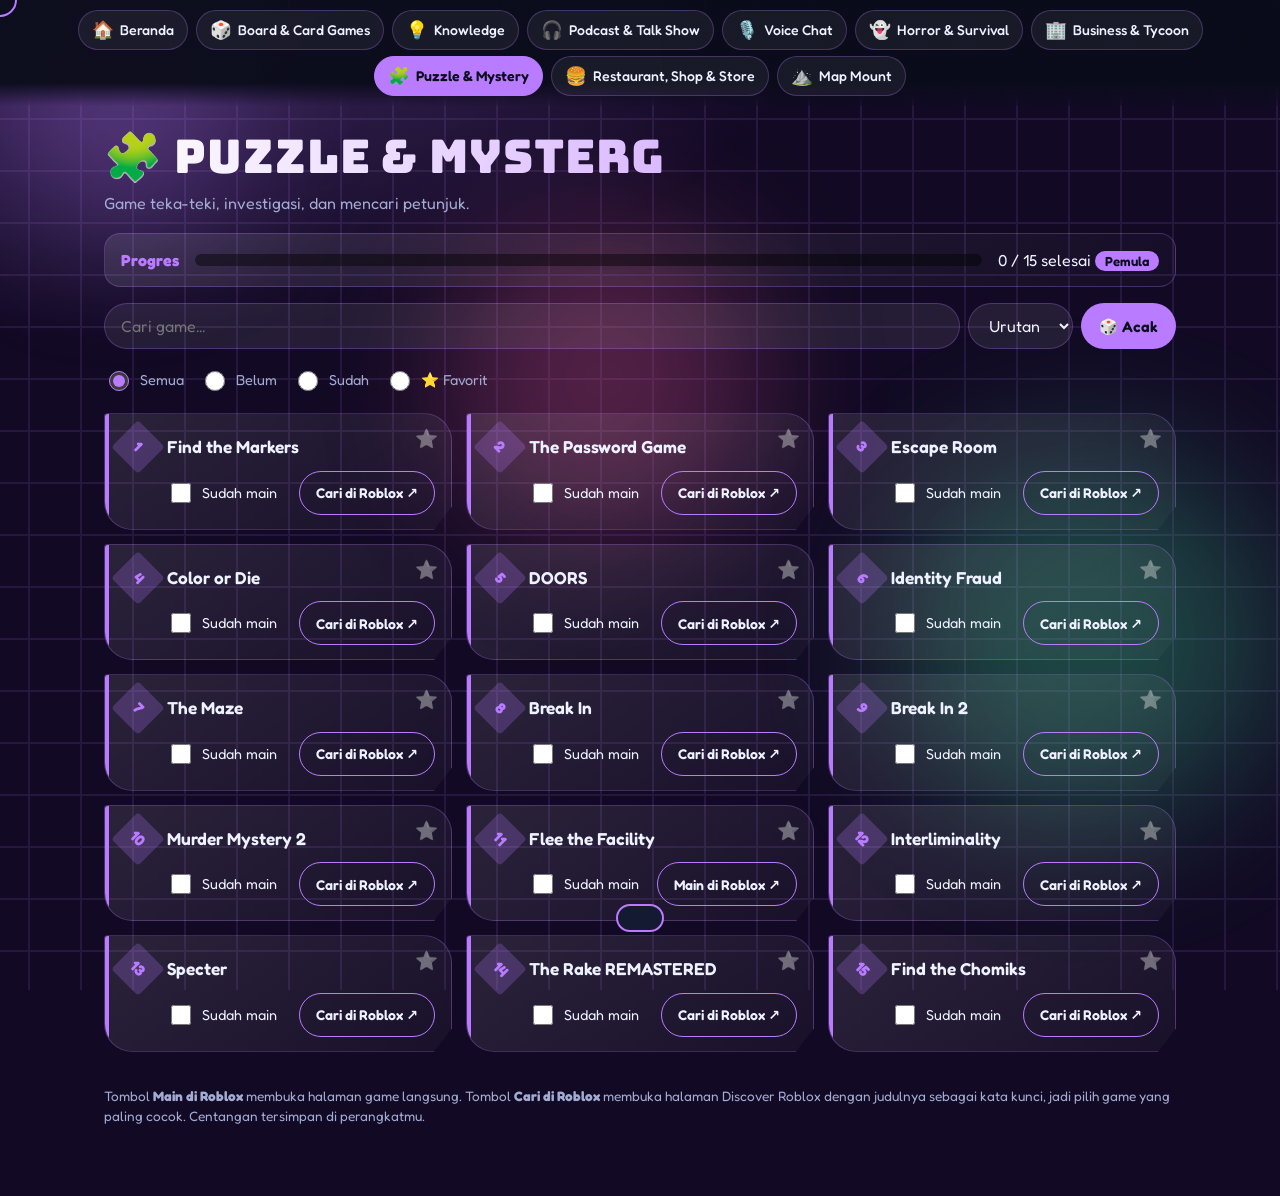
<file: puzzle.html>
<!DOCTYPE html>
<html lang="id">
<head>
<meta charset="utf-8">
<meta name="viewport" content="width=device-width, initial-scale=1, viewport-fit=cover">
<meta name="theme-color" content="#0d1020">
<meta name="description" content="Game teka-teki, investigasi, dan mencari petunjuk.">
<title>Puzzle &amp; Mystery – Map Roblox</title>
<link rel="preconnect" href="https://fonts.googleapis.com"><link rel="preconnect" href="https://fonts.gstatic.com" crossorigin>
<link href="https://fonts.googleapis.com/css2?family=Fredoka:wght@400;500;600;700&family=Bungee&display=swap" rel="stylesheet">
<script>try{sessionStorage.getItem("rbx-pt")&&document.documentElement.classList.add("pt-in")}catch(e){}</script>
<link rel="stylesheet" href="style.css">
</head>
<body class="t-puzzle" data-fx="🧩,❓,🔍,🗝️,💡" style="--ac:#b97bff">
<div class="fx" id="fx" aria-hidden="true"></div>
<nav class="tabs" aria-label="Kategori"><a href="index.html" style="--c:#6ea8ff"><span class="te">🏠</span><span class="tf">Beranda</span><span class="ts">Beranda</span></a><a href="board.html" style="--c:#9be564"><span class="te">🎲</span><span class="tf">Board &amp; Card Games</span><span class="ts">Board</span></a><a href="knowledge.html" style="--c:#ffe14d"><span class="te">💡</span><span class="tf">Knowledge</span><span class="ts">Knowledge</span></a><a href="podcast.html" style="--c:#ff5ea0"><span class="te">🎧</span><span class="tf">Podcast &amp; Talk Show</span><span class="ts">Podcast</span></a><a href="voice.html" style="--c:#2ee6d6"><span class="te">🎙️</span><span class="tf">Voice Chat</span><span class="ts">Voice</span></a><a href="horror.html" style="--c:#ff5468"><span class="te">👻</span><span class="tf">Horror &amp; Survival</span><span class="ts">Horror</span></a><a href="tycoon.html" style="--c:#4da3ff"><span class="te">🏢</span><span class="tf">Business &amp; Tycoon</span><span class="ts">Tycoon</span></a><a href="puzzle.html" style="--c:#b97bff" aria-current=page><span class="te">🧩</span><span class="tf">Puzzle &amp; Mystery</span><span class="ts">Puzzle</span></a><a href="restoran.html" style="--c:#ffa63d"><span class="te">🍔</span><span class="tf">Restaurant, Shop &amp; Store</span><span class="ts">Restoran</span></a><a href="mount.html" style="--c:#3ddc97"><span class="te">⛰️</span><span class="tf">Map Mount</span><span class="ts">Mount</span></a></nav>
<div class="wrap">
<h1><span class="em">🧩</span> Puzzle &amp; Mystery</h1>
<p class="lead">Game teka-teki, investigasi, dan mencari petunjuk.</p>
<section class="hud" aria-label="Progres"><b>Progres</b><div class="bar"><i id="bar"></i></div><span id="cnt"></span></section>
<div class="tools"><input type="search" id="q" placeholder="Cari game..." aria-label="Cari game"><select id="so" aria-label="Urutkan"><option value="n">Urutan</option><option value="a">A–Z</option></select><button class="btn" id="rnd" type="button">🎲 Acak</button></div>
<div class="flt"><label><input type="radio" name="s" value="all" checked> Semua</label><label><input type="radio" name="s" value="todo"> Belum</label><label><input type="radio" name="s" value="done"> Sudah</label></div>
<ol class="grid">
<li class="card" data-slug="findthemarkers" data-name="find the markers" data-title="Find the Markers" style="--i:0"><span class="no">1</span><h3>Find the Markers</h3><div class="act"><label class="chk"><input type="checkbox"> Sudah main</label><a class="go" href="https://www.roblox.com/discover/?keyword=Find%20the%20Markers" target="_blank" rel="noopener">Cari di Roblox ↗</a></div></li>
<li class="card" data-slug="thepasswordgame" data-name="the password game" data-title="The Password Game" style="--i:1"><span class="no">2</span><h3>The Password Game</h3><div class="act"><label class="chk"><input type="checkbox"> Sudah main</label><a class="go" href="https://www.roblox.com/discover/?keyword=The%20Password%20Game" target="_blank" rel="noopener">Cari di Roblox ↗</a></div></li>
<li class="card" data-slug="escaperoom" data-name="escape room" data-title="Escape Room" style="--i:2"><span class="no">3</span><h3>Escape Room</h3><div class="act"><label class="chk"><input type="checkbox"> Sudah main</label><a class="go" href="https://www.roblox.com/discover/?keyword=Escape%20Room" target="_blank" rel="noopener">Cari di Roblox ↗</a></div></li>
<li class="card" data-slug="colorordie" data-name="color or die" data-title="Color or Die" style="--i:3"><span class="no">4</span><h3>Color or Die</h3><div class="act"><label class="chk"><input type="checkbox"> Sudah main</label><a class="go" href="https://www.roblox.com/discover/?keyword=Color%20or%20Die" target="_blank" rel="noopener">Cari di Roblox ↗</a></div></li>
<li class="card" data-slug="doors" data-name="doors" data-title="DOORS" style="--i:4"><span class="no">5</span><h3>DOORS</h3><div class="act"><label class="chk"><input type="checkbox"> Sudah main</label><a class="go" href="https://www.roblox.com/discover/?keyword=DOORS" target="_blank" rel="noopener">Cari di Roblox ↗</a></div></li>
<li class="card" data-slug="identityfraud" data-name="identity fraud" data-title="Identity Fraud" style="--i:5"><span class="no">6</span><h3>Identity Fraud</h3><div class="act"><label class="chk"><input type="checkbox"> Sudah main</label><a class="go" href="https://www.roblox.com/discover/?keyword=Identity%20Fraud" target="_blank" rel="noopener">Cari di Roblox ↗</a></div></li>
<li class="card" data-slug="themaze" data-name="the maze" data-title="The Maze" style="--i:6"><span class="no">7</span><h3>The Maze</h3><div class="act"><label class="chk"><input type="checkbox"> Sudah main</label><a class="go" href="https://www.roblox.com/discover/?keyword=The%20Maze" target="_blank" rel="noopener">Cari di Roblox ↗</a></div></li>
<li class="card" data-slug="breakin" data-name="break in" data-title="Break In" style="--i:7"><span class="no">8</span><h3>Break In</h3><div class="act"><label class="chk"><input type="checkbox"> Sudah main</label><a class="go" href="https://www.roblox.com/discover/?keyword=Break%20In" target="_blank" rel="noopener">Cari di Roblox ↗</a></div></li>
<li class="card" data-slug="breakin2" data-name="break in 2" data-title="Break In 2" style="--i:8"><span class="no">9</span><h3>Break In 2</h3><div class="act"><label class="chk"><input type="checkbox"> Sudah main</label><a class="go" href="https://www.roblox.com/discover/?keyword=Break%20In%202" target="_blank" rel="noopener">Cari di Roblox ↗</a></div></li>
<li class="card" data-slug="murdermystery2" data-name="murder mystery 2" data-title="Murder Mystery 2" style="--i:9"><span class="no">10</span><h3>Murder Mystery 2</h3><div class="act"><label class="chk"><input type="checkbox"> Sudah main</label><a class="go" href="https://www.roblox.com/discover/?keyword=Murder%20Mystery%202" target="_blank" rel="noopener">Cari di Roblox ↗</a></div></li>
<li class="card" data-slug="fleethefacility" data-name="flee the facility" data-title="Flee the Facility" style="--i:10"><span class="no">11</span><h3>Flee the Facility</h3><div class="act"><label class="chk"><input type="checkbox"> Sudah main</label><a class="go" href="https://www.roblox.com/games/893973440" target="_blank" rel="noopener">Main di Roblox ↗</a></div></li>
<li class="card" data-slug="interliminality" data-name="interliminality" data-title="Interliminality" style="--i:11"><span class="no">12</span><h3>Interliminality</h3><div class="act"><label class="chk"><input type="checkbox"> Sudah main</label><a class="go" href="https://www.roblox.com/discover/?keyword=Interliminality" target="_blank" rel="noopener">Cari di Roblox ↗</a></div></li>
<li class="card" data-slug="specter" data-name="specter" data-title="Specter" style="--i:12"><span class="no">13</span><h3>Specter</h3><div class="act"><label class="chk"><input type="checkbox"> Sudah main</label><a class="go" href="https://www.roblox.com/discover/?keyword=Specter" target="_blank" rel="noopener">Cari di Roblox ↗</a></div></li>
<li class="card" data-slug="therakeremastered" data-name="the rake remastered" data-title="The Rake REMASTERED" style="--i:13"><span class="no">14</span><h3>The Rake REMASTERED</h3><div class="act"><label class="chk"><input type="checkbox"> Sudah main</label><a class="go" href="https://www.roblox.com/discover/?keyword=The%20Rake%20REMASTERED" target="_blank" rel="noopener">Cari di Roblox ↗</a></div></li>
<li class="card" data-slug="findthechomiks" data-name="find the chomiks" data-title="Find the Chomiks" style="--i:14"><span class="no">15</span><h3>Find the Chomiks</h3><div class="act"><label class="chk"><input type="checkbox"> Sudah main</label><a class="go" href="https://www.roblox.com/discover/?keyword=Find%20the%20Chomiks" target="_blank" rel="noopener">Cari di Roblox ↗</a></div></li>
</ol>
<div class="empty" id="empty" hidden>Tidak ada game yang cocok. Coba kata kunci atau filter lain.</div>
<footer>Tombol <b>Main di Roblox</b> membuka halaman game langsung. Tombol <b>Cari di Roblox</b> membuka halaman Discover Roblox dengan judulnya sebagai kata kunci, jadi pilih game yang paling cocok. Centangan tersimpan di perangkatmu.</footer>
</div>
<button class="top" id="top" type="button" aria-label="Ke atas">↑</button>
<div class="toast" id="toast" role="status"></div>
<script src="app.js"></script>
</body>
</html>
</file>
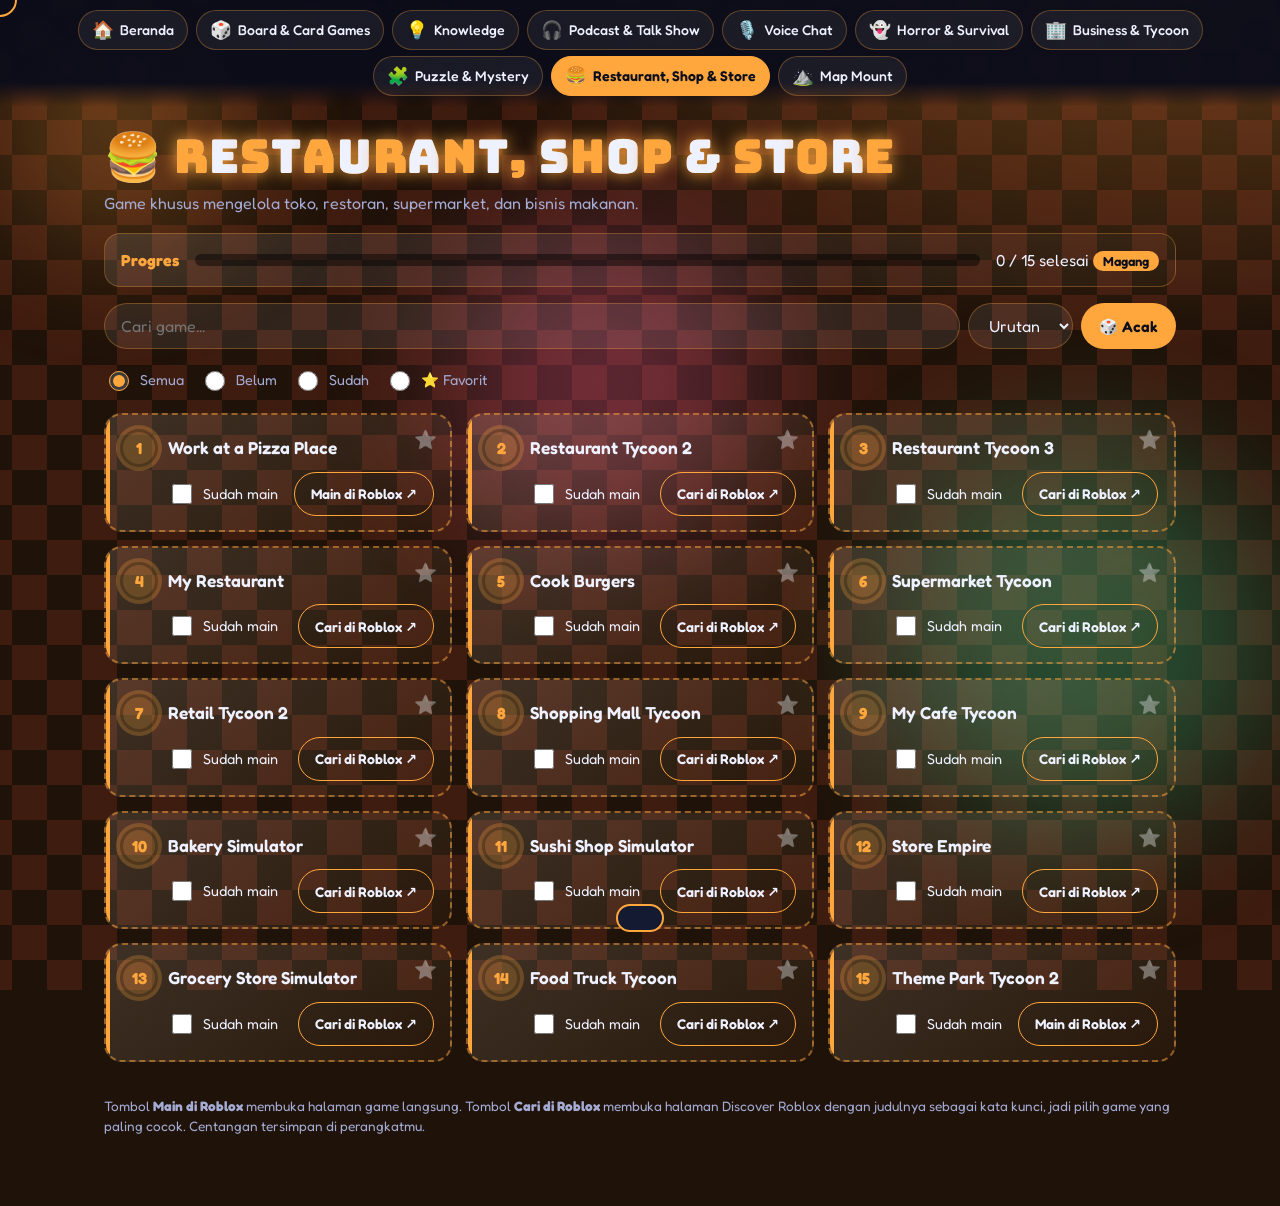
<file: restoran.html>
<!DOCTYPE html>
<html lang="id">
<head>
<meta charset="utf-8">
<meta name="viewport" content="width=device-width, initial-scale=1, viewport-fit=cover">
<meta name="theme-color" content="#0d1020">
<meta name="description" content="Game khusus mengelola toko, restoran, supermarket, dan bisnis makanan.">
<title>Restaurant, Shop &amp; Store – Map Roblox</title>
<link rel="preconnect" href="https://fonts.googleapis.com"><link rel="preconnect" href="https://fonts.gstatic.com" crossorigin>
<link href="https://fonts.googleapis.com/css2?family=Fredoka:wght@400;500;600;700&family=Bungee&display=swap" rel="stylesheet">
<script>try{sessionStorage.getItem("rbx-pt")&&document.documentElement.classList.add("pt-in")}catch(e){}</script>
<link rel="stylesheet" href="style.css">
</head>
<body class="t-restoran" data-fx="🍔,🍕,🍟,🥤,🍩" style="--ac:#ffa63d">
<div class="fx" id="fx" aria-hidden="true"></div>
<nav class="tabs" aria-label="Kategori"><a href="index.html" style="--c:#6ea8ff"><span class="te">🏠</span><span class="tf">Beranda</span><span class="ts">Beranda</span></a><a href="board.html" style="--c:#9be564"><span class="te">🎲</span><span class="tf">Board &amp; Card Games</span><span class="ts">Board</span></a><a href="knowledge.html" style="--c:#ffe14d"><span class="te">💡</span><span class="tf">Knowledge</span><span class="ts">Knowledge</span></a><a href="podcast.html" style="--c:#ff5ea0"><span class="te">🎧</span><span class="tf">Podcast &amp; Talk Show</span><span class="ts">Podcast</span></a><a href="voice.html" style="--c:#2ee6d6"><span class="te">🎙️</span><span class="tf">Voice Chat</span><span class="ts">Voice</span></a><a href="horror.html" style="--c:#ff5468"><span class="te">👻</span><span class="tf">Horror &amp; Survival</span><span class="ts">Horror</span></a><a href="tycoon.html" style="--c:#4da3ff"><span class="te">🏢</span><span class="tf">Business &amp; Tycoon</span><span class="ts">Tycoon</span></a><a href="puzzle.html" style="--c:#b97bff"><span class="te">🧩</span><span class="tf">Puzzle &amp; Mystery</span><span class="ts">Puzzle</span></a><a href="restoran.html" style="--c:#ffa63d" aria-current=page><span class="te">🍔</span><span class="tf">Restaurant, Shop &amp; Store</span><span class="ts">Restoran</span></a><a href="mount.html" style="--c:#3ddc97"><span class="te">⛰️</span><span class="tf">Map Mount</span><span class="ts">Mount</span></a></nav>
<div class="wrap">
<h1><span class="em">🍔</span> Restaurant, Shop &amp; Store</h1>
<p class="lead">Game khusus mengelola toko, restoran, supermarket, dan bisnis makanan.</p>
<section class="hud" aria-label="Progres"><b>Progres</b><div class="bar"><i id="bar"></i></div><span id="cnt"></span></section>
<div class="tools"><input type="search" id="q" placeholder="Cari game..." aria-label="Cari game"><select id="so" aria-label="Urutkan"><option value="n">Urutan</option><option value="a">A–Z</option></select><button class="btn" id="rnd" type="button">🎲 Acak</button></div>
<div class="flt"><label><input type="radio" name="s" value="all" checked> Semua</label><label><input type="radio" name="s" value="todo"> Belum</label><label><input type="radio" name="s" value="done"> Sudah</label></div>
<ol class="grid">
<li class="card" data-slug="workatapizzaplace" data-name="work at a pizza place" data-title="Work at a Pizza Place" style="--i:0"><span class="no">1</span><h3>Work at a Pizza Place</h3><div class="act"><label class="chk"><input type="checkbox"> Sudah main</label><a class="go" href="https://www.roblox.com/games/192800" target="_blank" rel="noopener">Main di Roblox ↗</a></div></li>
<li class="card" data-slug="restauranttycoon2" data-name="restaurant tycoon 2" data-title="Restaurant Tycoon 2" style="--i:1"><span class="no">2</span><h3>Restaurant Tycoon 2</h3><div class="act"><label class="chk"><input type="checkbox"> Sudah main</label><a class="go" href="https://www.roblox.com/discover/?keyword=Restaurant%20Tycoon%202" target="_blank" rel="noopener">Cari di Roblox ↗</a></div></li>
<li class="card" data-slug="restauranttycoon3" data-name="restaurant tycoon 3" data-title="Restaurant Tycoon 3" style="--i:2"><span class="no">3</span><h3>Restaurant Tycoon 3</h3><div class="act"><label class="chk"><input type="checkbox"> Sudah main</label><a class="go" href="https://www.roblox.com/discover/?keyword=Restaurant%20Tycoon%203" target="_blank" rel="noopener">Cari di Roblox ↗</a></div></li>
<li class="card" data-slug="myrestaurant" data-name="my restaurant" data-title="My Restaurant" style="--i:3"><span class="no">4</span><h3>My Restaurant</h3><div class="act"><label class="chk"><input type="checkbox"> Sudah main</label><a class="go" href="https://www.roblox.com/discover/?keyword=My%20Restaurant" target="_blank" rel="noopener">Cari di Roblox ↗</a></div></li>
<li class="card" data-slug="cookburgers" data-name="cook burgers" data-title="Cook Burgers" style="--i:4"><span class="no">5</span><h3>Cook Burgers</h3><div class="act"><label class="chk"><input type="checkbox"> Sudah main</label><a class="go" href="https://www.roblox.com/discover/?keyword=Cook%20Burgers" target="_blank" rel="noopener">Cari di Roblox ↗</a></div></li>
<li class="card" data-slug="supermarkettycoon" data-name="supermarket tycoon" data-title="Supermarket Tycoon" style="--i:5"><span class="no">6</span><h3>Supermarket Tycoon</h3><div class="act"><label class="chk"><input type="checkbox"> Sudah main</label><a class="go" href="https://www.roblox.com/discover/?keyword=Supermarket%20Tycoon" target="_blank" rel="noopener">Cari di Roblox ↗</a></div></li>
<li class="card" data-slug="retailtycoon2" data-name="retail tycoon 2" data-title="Retail Tycoon 2" style="--i:6"><span class="no">7</span><h3>Retail Tycoon 2</h3><div class="act"><label class="chk"><input type="checkbox"> Sudah main</label><a class="go" href="https://www.roblox.com/discover/?keyword=Retail%20Tycoon%202" target="_blank" rel="noopener">Cari di Roblox ↗</a></div></li>
<li class="card" data-slug="shoppingmalltycoon" data-name="shopping mall tycoon" data-title="Shopping Mall Tycoon" style="--i:7"><span class="no">8</span><h3>Shopping Mall Tycoon</h3><div class="act"><label class="chk"><input type="checkbox"> Sudah main</label><a class="go" href="https://www.roblox.com/discover/?keyword=Shopping%20Mall%20Tycoon" target="_blank" rel="noopener">Cari di Roblox ↗</a></div></li>
<li class="card" data-slug="mycafetycoon" data-name="my cafe tycoon" data-title="My Cafe Tycoon" style="--i:8"><span class="no">9</span><h3>My Cafe Tycoon</h3><div class="act"><label class="chk"><input type="checkbox"> Sudah main</label><a class="go" href="https://www.roblox.com/discover/?keyword=My%20Cafe%20Tycoon" target="_blank" rel="noopener">Cari di Roblox ↗</a></div></li>
<li class="card" data-slug="bakerysimulator" data-name="bakery simulator" data-title="Bakery Simulator" style="--i:9"><span class="no">10</span><h3>Bakery Simulator</h3><div class="act"><label class="chk"><input type="checkbox"> Sudah main</label><a class="go" href="https://www.roblox.com/discover/?keyword=Bakery%20Simulator" target="_blank" rel="noopener">Cari di Roblox ↗</a></div></li>
<li class="card" data-slug="sushishopsimulator" data-name="sushi shop simulator" data-title="Sushi Shop Simulator" style="--i:10"><span class="no">11</span><h3>Sushi Shop Simulator</h3><div class="act"><label class="chk"><input type="checkbox"> Sudah main</label><a class="go" href="https://www.roblox.com/discover/?keyword=Sushi%20Shop%20Simulator" target="_blank" rel="noopener">Cari di Roblox ↗</a></div></li>
<li class="card" data-slug="storeempire" data-name="store empire" data-title="Store Empire" style="--i:11"><span class="no">12</span><h3>Store Empire</h3><div class="act"><label class="chk"><input type="checkbox"> Sudah main</label><a class="go" href="https://www.roblox.com/discover/?keyword=Store%20Empire" target="_blank" rel="noopener">Cari di Roblox ↗</a></div></li>
<li class="card" data-slug="grocerystoresimulator" data-name="grocery store simulator" data-title="Grocery Store Simulator" style="--i:12"><span class="no">13</span><h3>Grocery Store Simulator</h3><div class="act"><label class="chk"><input type="checkbox"> Sudah main</label><a class="go" href="https://www.roblox.com/discover/?keyword=Grocery%20Store%20Simulator" target="_blank" rel="noopener">Cari di Roblox ↗</a></div></li>
<li class="card" data-slug="foodtrucktycoon" data-name="food truck tycoon" data-title="Food Truck Tycoon" style="--i:13"><span class="no">14</span><h3>Food Truck Tycoon</h3><div class="act"><label class="chk"><input type="checkbox"> Sudah main</label><a class="go" href="https://www.roblox.com/discover/?keyword=Food%20Truck%20Tycoon" target="_blank" rel="noopener">Cari di Roblox ↗</a></div></li>
<li class="card" data-slug="themeparktycoon2" data-name="theme park tycoon 2" data-title="Theme Park Tycoon 2" style="--i:14"><span class="no">15</span><h3>Theme Park Tycoon 2</h3><div class="act"><label class="chk"><input type="checkbox"> Sudah main</label><a class="go" href="https://www.roblox.com/games/69184822" target="_blank" rel="noopener">Main di Roblox ↗</a></div></li>
</ol>
<div class="empty" id="empty" hidden>Tidak ada game yang cocok. Coba kata kunci atau filter lain.</div>
<footer>Tombol <b>Main di Roblox</b> membuka halaman game langsung. Tombol <b>Cari di Roblox</b> membuka halaman Discover Roblox dengan judulnya sebagai kata kunci, jadi pilih game yang paling cocok. Centangan tersimpan di perangkatmu.</footer>
</div>
<button class="top" id="top" type="button" aria-label="Ke atas">↑</button>
<div class="toast" id="toast" role="status"></div>
<script src="app.js"></script>
</body>
</html>
</file>
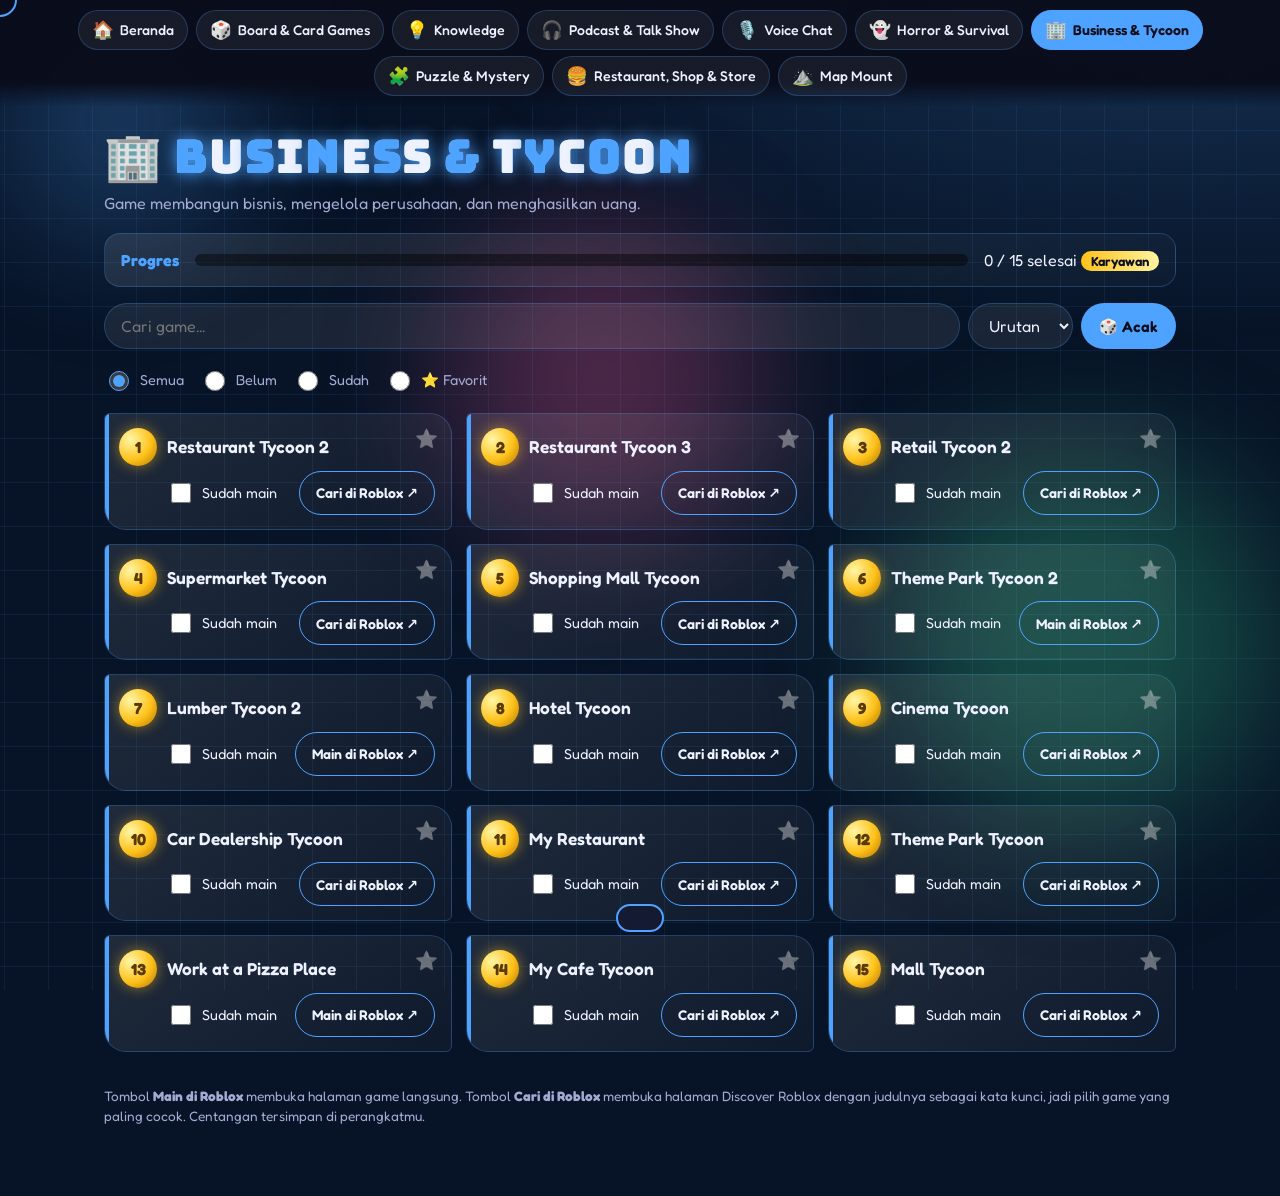
<file: tycoon.html>
<!DOCTYPE html>
<html lang="id">
<head>
<meta charset="utf-8">
<meta name="viewport" content="width=device-width, initial-scale=1, viewport-fit=cover">
<meta name="theme-color" content="#0d1020">
<meta name="description" content="Game membangun bisnis, mengelola perusahaan, dan menghasilkan uang.">
<title>Business &amp; Tycoon – Map Roblox</title>
<link rel="preconnect" href="https://fonts.googleapis.com"><link rel="preconnect" href="https://fonts.gstatic.com" crossorigin>
<link href="https://fonts.googleapis.com/css2?family=Fredoka:wght@400;500;600;700&family=Bungee&display=swap" rel="stylesheet">
<script>try{sessionStorage.getItem("rbx-pt")&&document.documentElement.classList.add("pt-in")}catch(e){}</script>
<link rel="stylesheet" href="style.css">
</head>
<body class="t-tycoon" data-fx="🪙,💰,💵,📈,🏢" style="--ac:#4da3ff">
<div class="fx" id="fx" aria-hidden="true"></div>
<nav class="tabs" aria-label="Kategori"><a href="index.html" style="--c:#6ea8ff"><span class="te">🏠</span><span class="tf">Beranda</span><span class="ts">Beranda</span></a><a href="board.html" style="--c:#9be564"><span class="te">🎲</span><span class="tf">Board &amp; Card Games</span><span class="ts">Board</span></a><a href="knowledge.html" style="--c:#ffe14d"><span class="te">💡</span><span class="tf">Knowledge</span><span class="ts">Knowledge</span></a><a href="podcast.html" style="--c:#ff5ea0"><span class="te">🎧</span><span class="tf">Podcast &amp; Talk Show</span><span class="ts">Podcast</span></a><a href="voice.html" style="--c:#2ee6d6"><span class="te">🎙️</span><span class="tf">Voice Chat</span><span class="ts">Voice</span></a><a href="horror.html" style="--c:#ff5468"><span class="te">👻</span><span class="tf">Horror &amp; Survival</span><span class="ts">Horror</span></a><a href="tycoon.html" style="--c:#4da3ff" aria-current=page><span class="te">🏢</span><span class="tf">Business &amp; Tycoon</span><span class="ts">Tycoon</span></a><a href="puzzle.html" style="--c:#b97bff"><span class="te">🧩</span><span class="tf">Puzzle &amp; Mystery</span><span class="ts">Puzzle</span></a><a href="restoran.html" style="--c:#ffa63d"><span class="te">🍔</span><span class="tf">Restaurant, Shop &amp; Store</span><span class="ts">Restoran</span></a><a href="mount.html" style="--c:#3ddc97"><span class="te">⛰️</span><span class="tf">Map Mount</span><span class="ts">Mount</span></a></nav>
<div class="wrap">
<h1><span class="em">🏢</span> Business &amp; Tycoon</h1>
<p class="lead">Game membangun bisnis, mengelola perusahaan, dan menghasilkan uang.</p>
<section class="hud" aria-label="Progres"><b>Progres</b><div class="bar"><i id="bar"></i></div><span id="cnt"></span></section>
<div class="tools"><input type="search" id="q" placeholder="Cari game..." aria-label="Cari game"><select id="so" aria-label="Urutkan"><option value="n">Urutan</option><option value="a">A–Z</option></select><button class="btn" id="rnd" type="button">🎲 Acak</button></div>
<div class="flt"><label><input type="radio" name="s" value="all" checked> Semua</label><label><input type="radio" name="s" value="todo"> Belum</label><label><input type="radio" name="s" value="done"> Sudah</label></div>
<ol class="grid">
<li class="card" data-slug="restauranttycoon2" data-name="restaurant tycoon 2" data-title="Restaurant Tycoon 2" style="--i:0"><span class="no">1</span><h3>Restaurant Tycoon 2</h3><div class="act"><label class="chk"><input type="checkbox"> Sudah main</label><a class="go" href="https://www.roblox.com/discover/?keyword=Restaurant%20Tycoon%202" target="_blank" rel="noopener">Cari di Roblox ↗</a></div></li>
<li class="card" data-slug="restauranttycoon3" data-name="restaurant tycoon 3" data-title="Restaurant Tycoon 3" style="--i:1"><span class="no">2</span><h3>Restaurant Tycoon 3</h3><div class="act"><label class="chk"><input type="checkbox"> Sudah main</label><a class="go" href="https://www.roblox.com/discover/?keyword=Restaurant%20Tycoon%203" target="_blank" rel="noopener">Cari di Roblox ↗</a></div></li>
<li class="card" data-slug="retailtycoon2" data-name="retail tycoon 2" data-title="Retail Tycoon 2" style="--i:2"><span class="no">3</span><h3>Retail Tycoon 2</h3><div class="act"><label class="chk"><input type="checkbox"> Sudah main</label><a class="go" href="https://www.roblox.com/discover/?keyword=Retail%20Tycoon%202" target="_blank" rel="noopener">Cari di Roblox ↗</a></div></li>
<li class="card" data-slug="supermarkettycoon" data-name="supermarket tycoon" data-title="Supermarket Tycoon" style="--i:3"><span class="no">4</span><h3>Supermarket Tycoon</h3><div class="act"><label class="chk"><input type="checkbox"> Sudah main</label><a class="go" href="https://www.roblox.com/discover/?keyword=Supermarket%20Tycoon" target="_blank" rel="noopener">Cari di Roblox ↗</a></div></li>
<li class="card" data-slug="shoppingmalltycoon" data-name="shopping mall tycoon" data-title="Shopping Mall Tycoon" style="--i:4"><span class="no">5</span><h3>Shopping Mall Tycoon</h3><div class="act"><label class="chk"><input type="checkbox"> Sudah main</label><a class="go" href="https://www.roblox.com/discover/?keyword=Shopping%20Mall%20Tycoon" target="_blank" rel="noopener">Cari di Roblox ↗</a></div></li>
<li class="card" data-slug="themeparktycoon2" data-name="theme park tycoon 2" data-title="Theme Park Tycoon 2" style="--i:5"><span class="no">6</span><h3>Theme Park Tycoon 2</h3><div class="act"><label class="chk"><input type="checkbox"> Sudah main</label><a class="go" href="https://www.roblox.com/games/69184822" target="_blank" rel="noopener">Main di Roblox ↗</a></div></li>
<li class="card" data-slug="lumbertycoon2" data-name="lumber tycoon 2" data-title="Lumber Tycoon 2" style="--i:6"><span class="no">7</span><h3>Lumber Tycoon 2</h3><div class="act"><label class="chk"><input type="checkbox"> Sudah main</label><a class="go" href="https://www.roblox.com/games/13822889" target="_blank" rel="noopener">Main di Roblox ↗</a></div></li>
<li class="card" data-slug="hoteltycoon" data-name="hotel tycoon" data-title="Hotel Tycoon" style="--i:7"><span class="no">8</span><h3>Hotel Tycoon</h3><div class="act"><label class="chk"><input type="checkbox"> Sudah main</label><a class="go" href="https://www.roblox.com/discover/?keyword=Hotel%20Tycoon" target="_blank" rel="noopener">Cari di Roblox ↗</a></div></li>
<li class="card" data-slug="cinematycoon" data-name="cinema tycoon" data-title="Cinema Tycoon" style="--i:8"><span class="no">9</span><h3>Cinema Tycoon</h3><div class="act"><label class="chk"><input type="checkbox"> Sudah main</label><a class="go" href="https://www.roblox.com/discover/?keyword=Cinema%20Tycoon" target="_blank" rel="noopener">Cari di Roblox ↗</a></div></li>
<li class="card" data-slug="cardealershiptycoon" data-name="car dealership tycoon" data-title="Car Dealership Tycoon" style="--i:9"><span class="no">10</span><h3>Car Dealership Tycoon</h3><div class="act"><label class="chk"><input type="checkbox"> Sudah main</label><a class="go" href="https://www.roblox.com/discover/?keyword=Car%20Dealership%20Tycoon" target="_blank" rel="noopener">Cari di Roblox ↗</a></div></li>
<li class="card" data-slug="myrestaurant" data-name="my restaurant" data-title="My Restaurant" style="--i:10"><span class="no">11</span><h3>My Restaurant</h3><div class="act"><label class="chk"><input type="checkbox"> Sudah main</label><a class="go" href="https://www.roblox.com/discover/?keyword=My%20Restaurant" target="_blank" rel="noopener">Cari di Roblox ↗</a></div></li>
<li class="card" data-slug="themeparktycoon" data-name="theme park tycoon" data-title="Theme Park Tycoon" style="--i:11"><span class="no">12</span><h3>Theme Park Tycoon</h3><div class="act"><label class="chk"><input type="checkbox"> Sudah main</label><a class="go" href="https://www.roblox.com/discover/?keyword=Theme%20Park%20Tycoon" target="_blank" rel="noopener">Cari di Roblox ↗</a></div></li>
<li class="card" data-slug="workatapizzaplace" data-name="work at a pizza place" data-title="Work at a Pizza Place" style="--i:12"><span class="no">13</span><h3>Work at a Pizza Place</h3><div class="act"><label class="chk"><input type="checkbox"> Sudah main</label><a class="go" href="https://www.roblox.com/games/192800" target="_blank" rel="noopener">Main di Roblox ↗</a></div></li>
<li class="card" data-slug="mycafetycoon" data-name="my cafe tycoon" data-title="My Cafe Tycoon" style="--i:13"><span class="no">14</span><h3>My Cafe Tycoon</h3><div class="act"><label class="chk"><input type="checkbox"> Sudah main</label><a class="go" href="https://www.roblox.com/discover/?keyword=My%20Cafe%20Tycoon" target="_blank" rel="noopener">Cari di Roblox ↗</a></div></li>
<li class="card" data-slug="malltycoon" data-name="mall tycoon" data-title="Mall Tycoon" style="--i:14"><span class="no">15</span><h3>Mall Tycoon</h3><div class="act"><label class="chk"><input type="checkbox"> Sudah main</label><a class="go" href="https://www.roblox.com/discover/?keyword=Mall%20Tycoon" target="_blank" rel="noopener">Cari di Roblox ↗</a></div></li>
</ol>
<div class="empty" id="empty" hidden>Tidak ada game yang cocok. Coba kata kunci atau filter lain.</div>
<footer>Tombol <b>Main di Roblox</b> membuka halaman game langsung. Tombol <b>Cari di Roblox</b> membuka halaman Discover Roblox dengan judulnya sebagai kata kunci, jadi pilih game yang paling cocok. Centangan tersimpan di perangkatmu.</footer>
</div>
<button class="top" id="top" type="button" aria-label="Ke atas">↑</button>
<div class="toast" id="toast" role="status"></div>
<script src="app.js"></script>
</body>
</html>
</file>
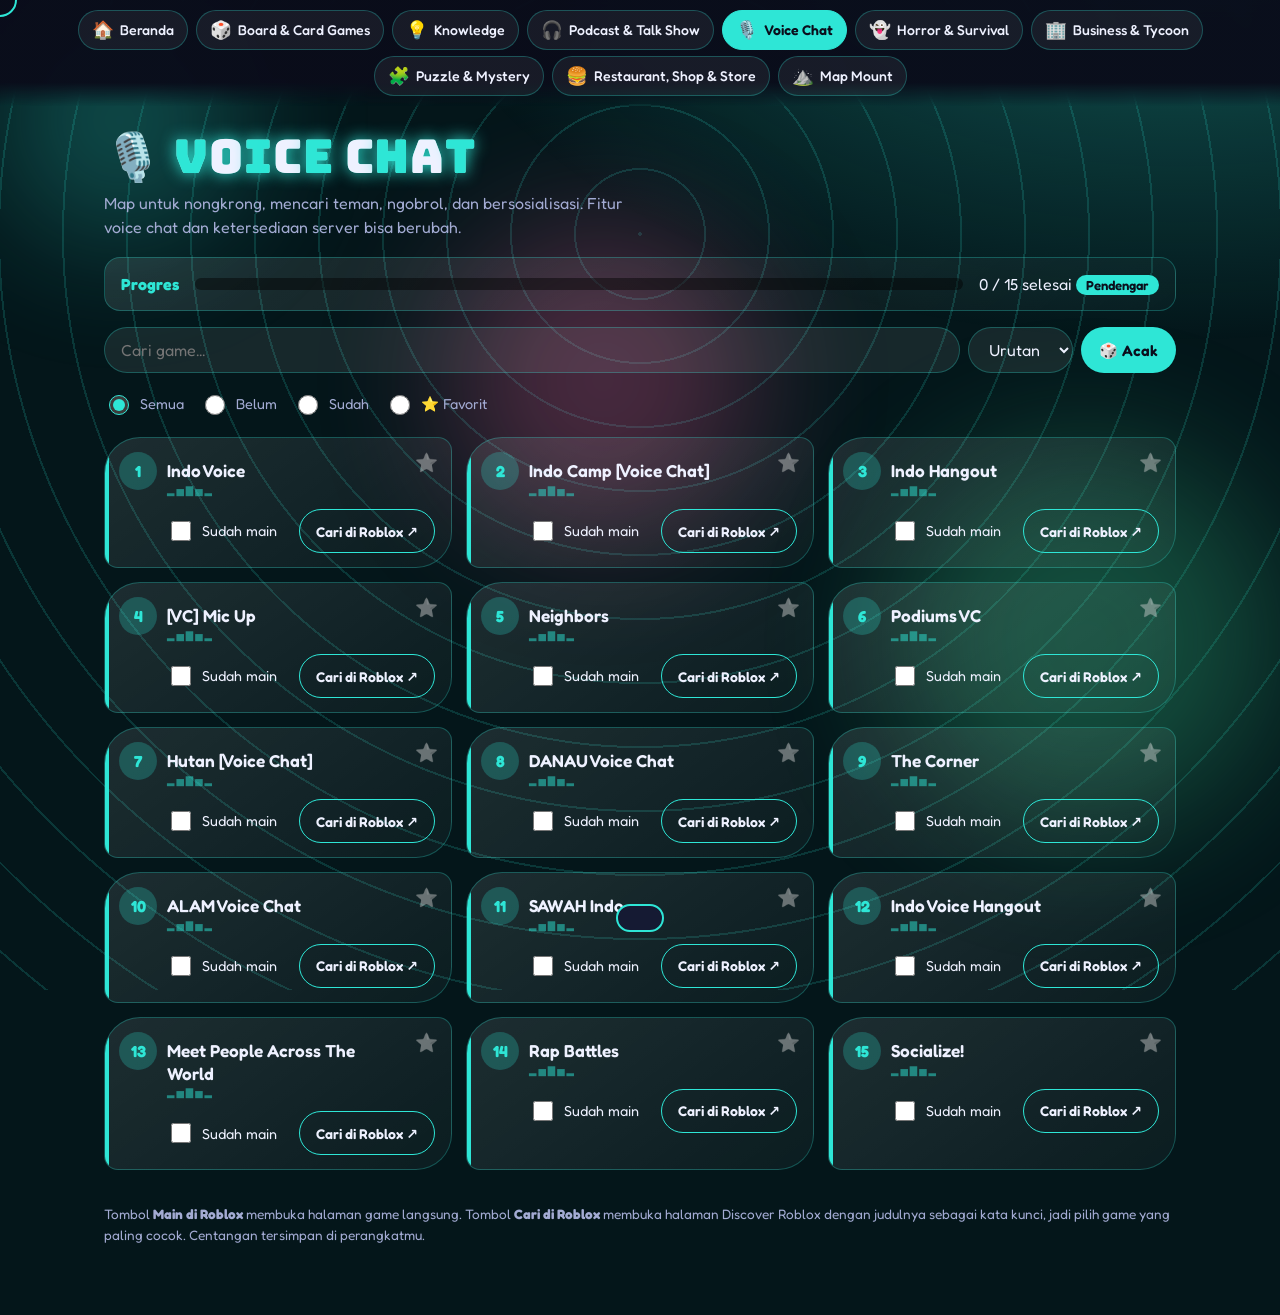
<file: voice.html>
<!DOCTYPE html>
<html lang="id">
<head>
<meta charset="utf-8">
<meta name="viewport" content="width=device-width, initial-scale=1, viewport-fit=cover">
<meta name="theme-color" content="#0d1020">
<meta name="description" content="Map untuk nongkrong, mencari teman, ngobrol, dan bersosialisasi. Fitur voice chat dan ketersediaan server bisa berubah.">
<title>Voice Chat – Map Roblox</title>
<link rel="preconnect" href="https://fonts.googleapis.com"><link rel="preconnect" href="https://fonts.gstatic.com" crossorigin>
<link href="https://fonts.googleapis.com/css2?family=Fredoka:wght@400;500;600;700&family=Bungee&display=swap" rel="stylesheet">
<script>try{sessionStorage.getItem("rbx-pt")&&document.documentElement.classList.add("pt-in")}catch(e){}</script>
<link rel="stylesheet" href="style.css">
</head>
<body class="t-voice" data-fx="🎙️,🔊,🎵,🎤,💬" style="--ac:#2ee6d6">
<div class="fx" id="fx" aria-hidden="true"></div>
<nav class="tabs" aria-label="Kategori"><a href="index.html" style="--c:#6ea8ff"><span class="te">🏠</span><span class="tf">Beranda</span><span class="ts">Beranda</span></a><a href="board.html" style="--c:#9be564"><span class="te">🎲</span><span class="tf">Board &amp; Card Games</span><span class="ts">Board</span></a><a href="knowledge.html" style="--c:#ffe14d"><span class="te">💡</span><span class="tf">Knowledge</span><span class="ts">Knowledge</span></a><a href="podcast.html" style="--c:#ff5ea0"><span class="te">🎧</span><span class="tf">Podcast &amp; Talk Show</span><span class="ts">Podcast</span></a><a href="voice.html" style="--c:#2ee6d6" aria-current=page><span class="te">🎙️</span><span class="tf">Voice Chat</span><span class="ts">Voice</span></a><a href="horror.html" style="--c:#ff5468"><span class="te">👻</span><span class="tf">Horror &amp; Survival</span><span class="ts">Horror</span></a><a href="tycoon.html" style="--c:#4da3ff"><span class="te">🏢</span><span class="tf">Business &amp; Tycoon</span><span class="ts">Tycoon</span></a><a href="puzzle.html" style="--c:#b97bff"><span class="te">🧩</span><span class="tf">Puzzle &amp; Mystery</span><span class="ts">Puzzle</span></a><a href="restoran.html" style="--c:#ffa63d"><span class="te">🍔</span><span class="tf">Restaurant, Shop &amp; Store</span><span class="ts">Restoran</span></a><a href="mount.html" style="--c:#3ddc97"><span class="te">⛰️</span><span class="tf">Map Mount</span><span class="ts">Mount</span></a></nav>
<div class="wrap">
<h1><span class="em">🎙️</span> Voice Chat</h1>
<p class="lead">Map untuk nongkrong, mencari teman, ngobrol, dan bersosialisasi. Fitur voice chat dan ketersediaan server bisa berubah.</p>
<section class="hud" aria-label="Progres"><b>Progres</b><div class="bar"><i id="bar"></i></div><span id="cnt"></span></section>
<div class="tools"><input type="search" id="q" placeholder="Cari game..." aria-label="Cari game"><select id="so" aria-label="Urutkan"><option value="n">Urutan</option><option value="a">A–Z</option></select><button class="btn" id="rnd" type="button">🎲 Acak</button></div>
<div class="flt"><label><input type="radio" name="s" value="all" checked> Semua</label><label><input type="radio" name="s" value="todo"> Belum</label><label><input type="radio" name="s" value="done"> Sudah</label></div>
<ol class="grid">
<li class="card" data-slug="indovoice" data-name="indo voice" data-title="Indo Voice" style="--i:0"><span class="no">1</span><h3>Indo Voice</h3><div class="act"><label class="chk"><input type="checkbox"> Sudah main</label><a class="go" href="https://www.roblox.com/discover/?keyword=Indo%20Voice" target="_blank" rel="noopener">Cari di Roblox ↗</a></div></li>
<li class="card" data-slug="indocampvoicechat" data-name="indo camp [voice chat]" data-title="Indo Camp [Voice Chat]" style="--i:1"><span class="no">2</span><h3>Indo Camp [Voice Chat]</h3><div class="act"><label class="chk"><input type="checkbox"> Sudah main</label><a class="go" href="https://www.roblox.com/discover/?keyword=Indo%20Camp%20%5BVoice%20Chat%5D" target="_blank" rel="noopener">Cari di Roblox ↗</a></div></li>
<li class="card" data-slug="indohangout" data-name="indo hangout" data-title="Indo Hangout" style="--i:2"><span class="no">3</span><h3>Indo Hangout</h3><div class="act"><label class="chk"><input type="checkbox"> Sudah main</label><a class="go" href="https://www.roblox.com/discover/?keyword=Indo%20Hangout" target="_blank" rel="noopener">Cari di Roblox ↗</a></div></li>
<li class="card" data-slug="vcmicup" data-name="[vc] mic up" data-title="[VC] Mic Up" style="--i:3"><span class="no">4</span><h3>[VC] Mic Up</h3><div class="act"><label class="chk"><input type="checkbox"> Sudah main</label><a class="go" href="https://www.roblox.com/discover/?keyword=%5BVC%5D%20Mic%20Up" target="_blank" rel="noopener">Cari di Roblox ↗</a></div></li>
<li class="card" data-slug="neighbors" data-name="neighbors" data-title="Neighbors" style="--i:4"><span class="no">5</span><h3>Neighbors</h3><div class="act"><label class="chk"><input type="checkbox"> Sudah main</label><a class="go" href="https://www.roblox.com/discover/?keyword=Neighbors" target="_blank" rel="noopener">Cari di Roblox ↗</a></div></li>
<li class="card" data-slug="podiumsvc" data-name="podiums vc" data-title="Podiums VC" style="--i:5"><span class="no">6</span><h3>Podiums VC</h3><div class="act"><label class="chk"><input type="checkbox"> Sudah main</label><a class="go" href="https://www.roblox.com/discover/?keyword=Podiums%20VC" target="_blank" rel="noopener">Cari di Roblox ↗</a></div></li>
<li class="card" data-slug="hutanvoicechat" data-name="hutan [voice chat]" data-title="Hutan [Voice Chat]" style="--i:6"><span class="no">7</span><h3>Hutan [Voice Chat]</h3><div class="act"><label class="chk"><input type="checkbox"> Sudah main</label><a class="go" href="https://www.roblox.com/discover/?keyword=Hutan%20%5BVoice%20Chat%5D" target="_blank" rel="noopener">Cari di Roblox ↗</a></div></li>
<li class="card" data-slug="danauvoicechat" data-name="danau voice chat" data-title="DANAU Voice Chat" style="--i:7"><span class="no">8</span><h3>DANAU Voice Chat</h3><div class="act"><label class="chk"><input type="checkbox"> Sudah main</label><a class="go" href="https://www.roblox.com/discover/?keyword=DANAU%20Voice%20Chat" target="_blank" rel="noopener">Cari di Roblox ↗</a></div></li>
<li class="card" data-slug="thecorner" data-name="the corner" data-title="The Corner" style="--i:8"><span class="no">9</span><h3>The Corner</h3><div class="act"><label class="chk"><input type="checkbox"> Sudah main</label><a class="go" href="https://www.roblox.com/discover/?keyword=The%20Corner" target="_blank" rel="noopener">Cari di Roblox ↗</a></div></li>
<li class="card" data-slug="alamvoicechat" data-name="alam voice chat" data-title="ALAM Voice Chat" style="--i:9"><span class="no">10</span><h3>ALAM Voice Chat</h3><div class="act"><label class="chk"><input type="checkbox"> Sudah main</label><a class="go" href="https://www.roblox.com/discover/?keyword=ALAM%20Voice%20Chat" target="_blank" rel="noopener">Cari di Roblox ↗</a></div></li>
<li class="card" data-slug="sawahindo" data-name="sawah indo" data-title="SAWAH Indo" style="--i:10"><span class="no">11</span><h3>SAWAH Indo</h3><div class="act"><label class="chk"><input type="checkbox"> Sudah main</label><a class="go" href="https://www.roblox.com/discover/?keyword=SAWAH%20Indo" target="_blank" rel="noopener">Cari di Roblox ↗</a></div></li>
<li class="card" data-slug="indovoicehangout" data-name="indo voice hangout" data-title="Indo Voice Hangout" style="--i:11"><span class="no">12</span><h3>Indo Voice Hangout</h3><div class="act"><label class="chk"><input type="checkbox"> Sudah main</label><a class="go" href="https://www.roblox.com/discover/?keyword=Indo%20Voice%20Hangout" target="_blank" rel="noopener">Cari di Roblox ↗</a></div></li>
<li class="card" data-slug="meetpeopleacrosstheworld" data-name="meet people across the world" data-title="Meet People Across The World" style="--i:12"><span class="no">13</span><h3>Meet People Across The World</h3><div class="act"><label class="chk"><input type="checkbox"> Sudah main</label><a class="go" href="https://www.roblox.com/discover/?keyword=Meet%20People%20Across%20The%20World" target="_blank" rel="noopener">Cari di Roblox ↗</a></div></li>
<li class="card" data-slug="rapbattles" data-name="rap battles" data-title="Rap Battles" style="--i:13"><span class="no">14</span><h3>Rap Battles</h3><div class="act"><label class="chk"><input type="checkbox"> Sudah main</label><a class="go" href="https://www.roblox.com/discover/?keyword=Rap%20Battles" target="_blank" rel="noopener">Cari di Roblox ↗</a></div></li>
<li class="card" data-slug="socialize" data-name="socialize!" data-title="Socialize!" style="--i:14"><span class="no">15</span><h3>Socialize!</h3><div class="act"><label class="chk"><input type="checkbox"> Sudah main</label><a class="go" href="https://www.roblox.com/discover/?keyword=Socialize%21" target="_blank" rel="noopener">Cari di Roblox ↗</a></div></li>
</ol>
<div class="empty" id="empty" hidden>Tidak ada game yang cocok. Coba kata kunci atau filter lain.</div>
<footer>Tombol <b>Main di Roblox</b> membuka halaman game langsung. Tombol <b>Cari di Roblox</b> membuka halaman Discover Roblox dengan judulnya sebagai kata kunci, jadi pilih game yang paling cocok. Centangan tersimpan di perangkatmu.</footer>
</div>
<button class="top" id="top" type="button" aria-label="Ke atas">↑</button>
<div class="toast" id="toast" role="status"></div>
<script src="app.js"></script>
</body>
</html>
</file>
<file: style.css>
:root{--bg:#0d1020;--bg2:#151a33;--tx:#eef1ff;--mu:#a3abd3;--ln:rgba(150,165,255,.18);--ac:#6ea8ff;--rad:16px}
*{box-sizing:border-box}
html{-webkit-text-size-adjust:100%;scroll-padding-top:110px;scroll-behavior:smooth}
body{margin:0;min-height:100dvh;color:var(--tx);font:16px/1.5 "Fredoka",system-ui,sans-serif;background:var(--bg);overflow-x:hidden;-webkit-tap-highlight-color:transparent}
body::before{content:"";position:fixed;inset:-10%;z-index:-2;animation:drift 20s ease-in-out infinite alternate;background:radial-gradient(50% 40% at 85% 0,color-mix(in srgb,var(--ac) 35%,transparent),transparent),radial-gradient(45% 40% at 0 100%,#ff5ea055,transparent),radial-gradient(40% 40% at 50% 60%,#3ddc9722,transparent)}
@keyframes drift{to{transform:scale(1.15) translate(-3%,2%)}}
a{color:inherit}
.fx{position:fixed;inset:0;z-index:-1;pointer-events:none;overflow:hidden}
.fx span{position:absolute;bottom:-60px;opacity:.28;animation:rise linear infinite}
@keyframes rise{to{transform:translateY(-120vh) rotate(360deg)}}
@keyframes fall{from{transform:translateY(-10vh) rotate(0)}to{transform:translateY(120vh) rotate(360deg)}}
.wrap{position:relative;max-width:1100px;margin:0 auto;padding:0 max(14px,env(safe-area-inset-right)) calc(70px + env(safe-area-inset-bottom)) max(14px,env(safe-area-inset-left))}
.tabs{position:sticky;top:0;z-index:20;display:flex;gap:8px;overflow-x:auto;scrollbar-width:none;padding:calc(10px + env(safe-area-inset-top)) max(14px,env(safe-area-inset-right)) 10px max(14px,env(safe-area-inset-left));background:linear-gradient(rgba(10,12,26,.95) 78%,transparent);backdrop-filter:blur(8px);-webkit-backdrop-filter:blur(8px)}
.tabs::-webkit-scrollbar{display:none}
.tabs a{flex:none;display:flex;align-items:center;gap:6px;min-height:42px;padding:0 15px;border:1px solid var(--ln);border-radius:30px;background:rgba(255,255,255,.06);text-decoration:none;font-weight:500;font-size:.92rem;white-space:nowrap;transition:transform .2s,background .2s,box-shadow .2s}
.tabs a:hover{transform:translateY(-3px) scale(1.04);box-shadow:0 8px 18px -8px var(--c)}
.tabs a[aria-current=page]{background:var(--c,var(--ac));border-color:var(--c,var(--ac));color:#0b0e1c;font-weight:600}
h1{font:400 clamp(1.7rem,6.4vw,2.9rem)/1.15 "Bungee","Fredoka",sans-serif;margin:24px 0 8px;letter-spacing:.02em;background:linear-gradient(90deg,#fff,var(--ac),#fff,var(--ac));background-size:300% 100%;-webkit-background-clip:text;background-clip:text;-webkit-text-fill-color:transparent;animation:shine 6s linear infinite}
@keyframes shine{to{background-position:300% 0}}
h1 .em{display:inline-block;-webkit-text-fill-color:initial;animation:bob 3s ease-in-out infinite}
@keyframes bob{50%{transform:translateY(-8px) rotate(-8deg)}}
.lead{color:var(--mu);margin:0 0 18px;max-width:60ch}
.stats{display:grid;grid-template-columns:repeat(3,1fr);gap:10px;margin:0 0 16px}
.stats div{padding:12px 8px;text-align:center;border:1px solid var(--ln);border-radius:16px;background:rgba(255,255,255,.06)}
.stats b{display:block;font:400 1.7rem "Bungee",sans-serif;color:var(--ac)}.stats span{font-size:.78rem;color:var(--mu)}
.hud{display:flex;flex-wrap:wrap;align-items:center;gap:8px 16px;padding:14px 16px;border:1px solid var(--ln);border-radius:var(--rad);background:linear-gradient(145deg,rgba(255,255,255,.1),rgba(255,255,255,.02))}
.hud b{color:var(--ac)}.rk{font-size:.82rem;padding:2px 10px;border-radius:20px;background:var(--ac);color:#0b0e1c;font-weight:600;animation:pulse 2s infinite}
@keyframes pulse{50%{transform:scale(1.08)}}
.bar{flex:1 1 180px;height:12px;border-radius:8px;background:rgba(0,0,0,.45);overflow:hidden}
.bar i{display:block;height:100%;width:0;border-radius:8px;background:linear-gradient(90deg,var(--ac),#fff9,var(--ac));background-size:200% 100%;animation:shine 2.5s linear infinite;transition:width .8s cubic-bezier(.2,.9,.3,1.2)}
.tools{display:flex;gap:8px;margin:16px 0 10px}
input[type=search],select{min-height:46px;padding:0 16px;font:inherit;color:var(--tx);background:rgba(255,255,255,.08);border:1px solid var(--ln);border-radius:30px}
input[type=search]{flex:1;min-width:0}select option{color:#000}
input[type=search]:focus,select:focus{outline:none;border-color:var(--ac);box-shadow:0 0 20px -4px var(--ac)}
.tools:has(#so){display:grid;grid-template-columns:1fr auto auto}
@media(max-width:480px){.tools:has(#so){grid-template-columns:1fr 1fr}.tools:has(#so) input{grid-column:1/-1}}
.btn{min-height:46px;padding:0 18px;border:0;border-radius:30px;background:var(--ac);color:#0b0e1c;font:600 .95rem "Fredoka",sans-serif;cursor:pointer;transition:transform .15s,box-shadow .2s}
.btn:hover{transform:translateY(-2px) rotate(-2deg);box-shadow:0 8px 20px -6px var(--ac)}.btn:active{transform:scale(.93)}
.flt{display:flex;flex-wrap:wrap;gap:4px 16px;color:var(--mu);font-size:.9rem;margin-bottom:14px}
.flt label{display:inline-flex;align-items:center;gap:8px;min-height:40px;cursor:pointer}
.flt input,.chk input{accent-color:var(--ac);width:20px;height:20px}
.grid{list-style:none;margin:0;padding:0;display:grid;grid-template-columns:repeat(auto-fill,minmax(min(100%,260px),1fr));gap:14px;perspective:900px}
.card{position:relative;overflow:hidden;padding:16px 16px 14px 62px;border:1px solid var(--ln);border-radius:var(--rad);background:linear-gradient(145deg,rgba(255,255,255,.1),rgba(255,255,255,.03));transition:transform .25s,box-shadow .3s,opacity .6s,filter .3s;transform:rotateX(var(--rx,0)) rotateY(var(--ry,0));transition-delay:calc(var(--i,0)*30ms),0s,0s,0s}
html.js .card:not(.in){opacity:0;transform:translateY(34px) scale(.92)}
.card::before{content:"";position:absolute;left:0;top:0;bottom:0;width:4px;background:var(--ac)}
.card::after{content:"";position:absolute;inset:0;background:radial-gradient(180px circle at var(--px,50%) var(--py,0),rgba(255,255,255,.16),transparent);opacity:0;transition:opacity .3s;pointer-events:none}
@media(hover:hover){.card:hover{box-shadow:0 16px 30px -12px var(--ac);transition-delay:0s}.card:hover::after{opacity:1}}
.card .no{position:absolute;left:14px;top:14px;width:38px;height:38px;border-radius:12px;display:grid;place-items:center;font-weight:700;background:color-mix(in srgb,var(--ac) 24%,transparent);color:var(--ac);transition:transform .4s}
.card:hover .no{transform:rotate(360deg) scale(1.1)}
.card h3{margin:0 0 12px;font-size:1.08rem;font-weight:600;line-height:1.3;overflow-wrap:anywhere;padding:6px 34px 0 0}
.act{display:flex;justify-content:space-between;align-items:center;gap:8px;flex-wrap:wrap}
.chk{display:inline-flex;align-items:center;gap:8px;min-height:44px;cursor:pointer;user-select:none;font-size:.9rem}
a.go{position:relative;overflow:hidden;display:inline-flex;align-items:center;min-height:44px;padding:0 16px;border-radius:30px;border:1px solid var(--ac);text-decoration:none;font-weight:600;font-size:.88rem;transition:background .2s,color .2s,transform .15s}
a.go:hover,a.go:focus-visible{background:var(--ac);color:#0b0e1c;outline:none;transform:scale(1.05)}
.card.done{opacity:.65;filter:saturate(.6)}.card.done h3{text-decoration:line-through}
.card.done::before{box-shadow:0 0 14px 2px var(--ac)}
.card.done .no{font-size:0;background:var(--ac);animation:stamp .5s cubic-bezier(.3,1.8,.5,1)}.card.done .no::before{content:"✓";font-size:1.2rem;color:#0b0e1c}
@keyframes stamp{from{transform:scale(2.5) rotate(-90deg);opacity:0}}
.card.won{animation:win .8s 3;box-shadow:0 0 0 3px var(--ac),0 0 40px var(--ac)}
@keyframes win{50%{transform:scale(1.06)}}
.card[hidden]{display:none}.empty{padding:40px 0;color:var(--mu);text-align:center}
.hub{display:grid;grid-template-columns:repeat(auto-fill,minmax(min(100%,300px),1fr));gap:16px;margin-top:20px;perspective:900px}
.cat{position:relative;display:block;text-decoration:none;padding:22px 18px;border:1px solid var(--ln);border-radius:22px;background:linear-gradient(145deg,rgba(255,255,255,.1),rgba(255,255,255,.02));overflow:hidden;transition:transform .25s,box-shadow .3s;transform:rotateX(var(--rx,0)) rotateY(var(--ry,0));animation:pop .7s backwards cubic-bezier(.2,.9,.3,1.3);animation-delay:calc(var(--i,0)*90ms)}
@keyframes pop{from{opacity:0;transform:translateY(40px) scale(.85)}}
.cat::before{content:"";position:absolute;inset:0 0 auto;height:5px;background:var(--c)}
.cat::after{content:"";position:absolute;width:160px;height:160px;right:-50px;top:-50px;border-radius:50%;background:var(--c);opacity:.14;transition:transform .5s,opacity .3s}
.cat:hover::after{transform:scale(2.6);opacity:.2}
.cat .big{display:grid;place-items:center;width:68px;height:68px;border-radius:50%;font-size:2.1rem;margin-bottom:14px;background:radial-gradient(circle at 30% 28%,rgba(255,255,255,.5),var(--c) 45%,rgba(0,0,0,.55));box-shadow:0 0 28px -4px var(--c);animation:bob 4s ease-in-out infinite}
.cat h2{margin:0 0 4px;font-size:1.25rem;color:var(--c)}.cat p{margin:0 0 12px;color:var(--mu);font-size:.92rem}.cat small{color:var(--mu)}
.cat .bar{margin-top:8px;flex:none;height:7px}.cat .bar i{background:var(--c)}
@media(hover:hover){.cat:hover{box-shadow:0 20px 36px -14px var(--c)}}
.res{margin-top:20px}.res h2{font-size:1.05rem;color:var(--mu)}
.tag{display:inline-block;padding:0 8px;border-radius:20px;font-size:.72rem;background:color-mix(in srgb,var(--c) 25%,transparent);color:var(--c)}
footer{margin-top:34px;color:var(--mu);font-size:.85rem}
.toast{position:fixed;left:50%;bottom:calc(24px + env(safe-area-inset-bottom));transform:translate(-50%,200%);background:var(--bg2);border:2px solid var(--ac);padding:12px 22px;border-radius:30px;font-weight:600;z-index:50;max-width:92vw;text-align:center;transition:transform .45s cubic-bezier(.3,1.5,.5,1)}
.toast.on{transform:translate(-50%,0)}
.top{position:fixed;right:max(16px,env(safe-area-inset-right));bottom:calc(18px + env(safe-area-inset-bottom));z-index:30;width:48px;height:48px;border:0;border-radius:50%;background:var(--ac);color:#0b0e1c;font-size:1.3rem;font-weight:700;cursor:pointer;transform:scale(0);transition:transform .3s cubic-bezier(.3,1.8,.5,1)}
.top.on{transform:scale(1)}.top:hover{animation:bob 1s infinite}
.bst{position:fixed;z-index:210;pointer-events:none;font-size:1.5rem;animation:bst .9s ease-out forwards}
@keyframes bst{to{transform:translate(var(--dx),var(--dy)) rotate(var(--r)) scale(.4);opacity:0}}
/* ===== TEMA PER KATEGORI ===== */
.t-horror{--bg:#07050a;--bg2:#1a0a10;--ln:rgba(255,84,104,.25)}
.t-horror::before{background:radial-gradient(70% 50% at 50% 110%,#8a0f2a88,transparent),radial-gradient(40% 30% at 15% 10%,#ff546822,transparent)}
.t-horror .fx::after{content:"";position:fixed;inset:0;z-index:15;background:radial-gradient(circle 230px at var(--mx,50%) var(--my,35%),transparent 0,rgba(0,0,0,.62) 100%)}
.t-horror h1{animation:shine 6s linear infinite,flick 4s steps(1) infinite}
@keyframes flick{0%,90%,94%,100%{opacity:1}92%{opacity:.25}96%{opacity:.5;transform:translateX(3px)}}
.t-horror .card{border-color:rgba(255,84,104,.3);box-shadow:inset 0 0 30px #ff546814}
.t-horror .card .no{animation:flick 5s steps(1) infinite;border-radius:50% 50% 12px 12px}
.t-horror .card:hover{animation:shake .3s}
@keyframes shake{25%{translate:-3px 0}75%{translate:3px 0}}
.t-tycoon{--bg:#071326;--ln:rgba(77,163,255,.25)}
.t-tycoon::before{background:linear-gradient(rgba(77,163,255,.09) 1px,transparent 1px) 0 0/44px 44px,linear-gradient(90deg,rgba(77,163,255,.09) 1px,transparent 1px) 0 0/44px 44px,radial-gradient(50% 40% at 85% 0,#4da3ff44,transparent);animation:grid 3s linear infinite}
@keyframes grid{to{background-position:0 44px,44px 0,0 0}}
.t-tycoon .fx span{top:-60px;bottom:auto;animation-name:fall}
.t-tycoon .card .no{border-radius:50%;background:radial-gradient(circle at 30% 30%,#fff6a8,#ffc21a 55%,#b37400);color:#5a3a00;box-shadow:0 0 14px #ffc21a88}
.t-tycoon .card{border-radius:6px 22px 6px 22px}
.t-tycoon .rk{background:linear-gradient(90deg,#ffc21a,#fff3a0)}
.t-puzzle{--bg:#120a24;--ln:rgba(185,123,255,.28)}
.t-puzzle::before{background:conic-gradient(from 90deg at 2px 2px,transparent 90deg,rgba(185,123,255,.12) 0) 0 0/52px 52px,radial-gradient(50% 40% at 15% 0,#b97bff55,transparent);animation:grid 6s linear infinite}
.t-puzzle .card{border-radius:4px 28px 4px 28px;clip-path:polygon(0 0,100% 0,100% 80%,calc(100% - 18px) 100%,0 100%)}
.t-puzzle .card .no{border-radius:4px;transform:rotate(45deg)}.t-puzzle .card:hover .no{transform:rotate(405deg)}
.t-puzzle .card .no{font-size:.95rem}
.t-restoran{--bg:#1f1209;--ln:rgba(255,166,61,.3)}
.t-restoran::before{background:conic-gradient(rgba(255,90,60,.14) 25%,transparent 0 50%,rgba(255,90,60,.14) 0 75%,transparent 0) 0 0/70px 70px,radial-gradient(50% 40% at 85% 0,#ffa63d55,transparent);animation:grid 8s linear infinite}
.t-restoran .card{border:2px dashed rgba(255,166,61,.5);border-radius:18px;background:linear-gradient(145deg,rgba(255,240,210,.14),rgba(255,166,61,.04))}
.t-restoran .card .no{border-radius:50%;box-shadow:0 0 0 4px rgba(255,166,61,.25),inset 0 0 0 3px rgba(0,0,0,.25)}
.t-restoran .card:hover h3{animation:wob .5s}
@keyframes wob{25%{transform:rotate(-2deg)}75%{transform:rotate(2deg)}}
.t-mount{--bg:#06141f;--ln:rgba(61,220,151,.25)}
.t-mount::before{background:radial-gradient(1.5px 1.5px at 20px 30px,#fff,transparent),radial-gradient(1.5px 1.5px at 90px 80px,#fff9,transparent),radial-gradient(1px 1px at 150px 20px,#fff,transparent),linear-gradient(#06141f,#0b3a3a 90%);background-size:170px 110px,170px 110px,170px 110px,100% 100%;animation:none}
.t-mount::after{content:"";position:fixed;left:0;right:0;bottom:0;height:36vh;z-index:-1;background:linear-gradient(#124a45,#06141f);opacity:.8;clip-path:polygon(0 100%,0 62%,10% 38%,20% 58%,35% 12%,50% 52%,64% 24%,78% 56%,90% 30%,100% 50%,100% 100%)}
.t-mount .card{border-radius:30px 30px 12px 12px}
.t-mount .card .no{clip-path:polygon(50% 0,100% 100%,0 100%);border-radius:0;padding-top:10px}
.t-mount .hud::after{content:"🧗";display:block;font-size:1.4rem;animation:bob 2s infinite}
@media(max-width:480px){.btn{padding:0 14px}.hud{padding:12px}.t-puzzle .card{clip-path:none}}
@media(prefers-reduced-motion:reduce){*,*::before,*::after{animation:none!important;transition:none!important}}

/* ===== EKSTRA v3 ===== */
.orb{position:fixed;border-radius:50%;filter:blur(70px);opacity:.28;z-index:-1;pointer-events:none;animation:orb 16s ease-in-out infinite alternate}
@keyframes orb{to{transform:translate(45vw,30vh) scale(1.5)}}
.sp{position:fixed;top:0;left:0;height:4px;width:0;z-index:80;background:linear-gradient(90deg,var(--ac),#fff);box-shadow:0 0 14px var(--ac)}
.cur{position:fixed;left:0;top:0;width:34px;height:34px;margin:-17px 0 0 -17px;border:2px solid var(--ac);border-radius:50%;pointer-events:none;z-index:220;transition:width .2s,height .2s,margin .2s,background .2s}
.cur.h{width:58px;height:58px;margin:-29px 0 0 -29px;background:color-mix(in srgb,var(--ac) 22%,transparent)}
.trail{position:fixed;width:8px;height:8px;border-radius:50%;background:var(--ac);box-shadow:0 0 10px var(--ac);pointer-events:none;z-index:219;animation:tr .6s forwards}
@keyframes tr{to{transform:scale(0);opacity:0}}
.rip{position:fixed;width:10px;height:10px;margin:-5px;border:2px solid var(--ac);border-radius:50%;pointer-events:none;z-index:210;animation:rip .7s ease-out forwards}
@keyframes rip{to{transform:scale(11);opacity:0}}
h1 .l{display:inline-block;color:var(--tx);-webkit-text-fill-color:var(--tx);text-shadow:0 0 16px var(--ac);cursor:default;animation:lin .7s backwards cubic-bezier(.3,1.6,.5,1) calc(var(--k)*45ms),glow 3s ease-in-out infinite calc(var(--k)*120ms);transition:transform .2s}
h1 .l:nth-child(even){-webkit-text-fill-color:var(--ac);color:var(--ac)}
h1 .l:hover{transform:translateY(-12px) rotate(-10deg) scale(1.3)}
@keyframes lin{from{transform:translateY(-40px) rotate(-30deg) scale(.3);opacity:0}}
@keyframes glow{50%{text-shadow:0 0 30px var(--ac),0 0 6px #fff}}
.fav{position:absolute;right:6px;top:6px;z-index:2;width:38px;height:38px;border:0;background:none;font-size:1.15rem;cursor:pointer;filter:grayscale(1) opacity(.45);transition:transform .3s,filter .3s}
.fav:hover{transform:scale(1.35) rotate(18deg);filter:none}.fav.on{filter:none;animation:stamp .5s cubic-bezier(.3,1.8,.5,1)}
a.go::after{content:"";position:absolute;inset:0;background:linear-gradient(110deg,transparent 30%,rgba(255,255,255,.55) 50%,transparent 70%);transform:translateX(-120%)}
a.go:hover::after{transform:translateX(120%);transition:transform .6s}
.card:active{transform:scale(.97)}
.zap{position:fixed;inset:0;background:#fff;opacity:0;z-index:16;pointer-events:none}
.zap.on{animation:zap .9s}
@keyframes zap{0%,40%,100%{opacity:0}8%{opacity:.55}20%{opacity:.1}32%{opacity:.35}}
.t-mount::after{transform:translateY(calc(var(--sy,0)*-.06px))}
.t-tycoon .cat:hover .big,.cat:hover .big{animation:spin .8s}
@keyframes spin{to{transform:rotate(360deg) scale(1.15)}}

/* ===== TRANSISI HALAMAN ===== */

/* ===== VARIAN TRANSISI PER HALAMAN ===== */

/* ===== TRANSISI v3: efek lebih sinematik ===== */

/* ===== KATEGORI BARU: VOICE & PODCAST ===== */
.t-voice{--bg:#04161a;--ln:rgba(46,230,214,.28)}
.t-voice::before{background:repeating-radial-gradient(circle at 50% 30%,rgba(46,230,214,.16) 0 2px,transparent 2px 64px),radial-gradient(50% 40% at 85% 0,#2ee6d655,transparent);animation:vpl 5s ease-out infinite}
@keyframes vpl{from{transform:scale(.7);opacity:.4}to{transform:scale(1.5);opacity:1}}
.t-voice .card{border-radius:36px 14px 36px 14px}
.t-voice .card .no{border-radius:50%;animation:vp 1.6s ease-out infinite}
@keyframes vp{0%{box-shadow:0 0 0 0 var(--ac)}100%{box-shadow:0 0 0 14px transparent}}
.t-voice .card h3::after{content:"▂▅▇▅▂";display:block;font-size:.6rem;letter-spacing:2px;color:var(--ac);opacity:.5;margin-top:2px}
.t-voice .card:hover h3::after{animation:eq .5s steps(2) infinite}
@keyframes eq{50%{content:"▇▃▅▃▇"}}
.t-podcast{--bg:#1a0714;--ln:rgba(255,94,160,.3)}
.t-podcast::before{background:conic-gradient(from 200deg at 50% -10%,transparent,rgba(255,94,160,.28),transparent 28%,rgba(255,200,80,.2) 52%,transparent 68%);inset:-30%;transform-origin:50% 0;animation:sway 7s ease-in-out infinite alternate}
@keyframes sway{from{transform:rotate(-9deg)}to{transform:rotate(9deg)}}
.t-podcast .card{border-radius:14px;border-left:0}
.t-podcast .card .no{border-radius:10px}
.t-podcast .card h3::before{content:"●";color:#ff3b3b;margin-right:6px;font-size:.7em;animation:blk 1s steps(1) infinite}
@keyframes blk{50%{opacity:0}}

/* ===== KATEGORI BARU: KNOWLEDGE & BOARD/CARD ===== */
.t-knowledge{--bg:#0b0f33;--ln:rgba(255,225,77,.3)}
.t-knowledge::before{background:radial-gradient(circle,rgba(255,225,77,.2) 1.5px,transparent 2px) 0 0/34px 34px,radial-gradient(40% 50% at 50% -10%,#ffe14d55,transparent);animation:grid 5s linear infinite}
.t-knowledge .card{border-radius:14px;border:2px solid rgba(255,225,77,.4)}
.t-knowledge .card .no{border-radius:0;color:#0b0e1c;background:var(--ac);clip-path:polygon(25% 0,75% 0,100% 50%,75% 100%,25% 100%,0 50%)}
.t-knowledge .card h3::before{content:"?";display:inline-block;margin-right:7px;color:var(--ac);font-family:"Bungee",sans-serif;animation:bob 2s ease-in-out infinite}
.t-knowledge .card:hover{border-color:var(--ac);animation:pulse .6s}
.t-board{--bg:#07200f;--ln:rgba(155,229,100,.28)}
.t-board::before{background:repeating-linear-gradient(45deg,rgba(255,255,255,.035) 0 2px,transparent 2px 14px),radial-gradient(60% 50% at 50% 40%,#1f7a3a88,transparent),radial-gradient(40% 40% at 90% 0,#9be56444,transparent);animation:drift 20s ease-in-out infinite alternate}
.t-board .card{border-radius:12px;border:2px solid rgba(255,255,255,.28)}
.t-board .card::before{content:"♠";left:auto;top:auto;right:12px;bottom:4px;width:auto;bottom:2px;background:none;font-size:2rem;line-height:1;color:var(--ac);opacity:.35;transition:transform .6s,opacity .3s}
.t-board .card:nth-child(4n+2)::before{content:"♥";color:#ff6b81}
.t-board .card:nth-child(4n+3)::before{content:"♦";color:#ff6b81}
.t-board .card:nth-child(4n)::before{content:"♣"}
.t-board .card:hover::before{transform:rotate(360deg) scale(1.5);opacity:.8}
.t-board .card .no{border-radius:8px;transform:rotate(-8deg)}.t-board .card:hover .no{transform:rotate(352deg)}

/* ===== TAB SEMUA TERLIHAT ===== */
.tabs{overflow:visible;flex-wrap:wrap;justify-content:center;gap:6px 8px}
.tabs a{min-height:40px;padding:0 13px;font-size:.88rem}
.tabs .ts{display:none}.tabs .te{font-size:1.1rem}
@media(max-width:760px){html{scroll-padding-top:150px}.tabs{display:grid;grid-template-columns:repeat(5,1fr);gap:6px}.tabs a{flex-direction:column;justify-content:center;gap:0;min-height:54px;padding:4px 2px;border-radius:14px;font-size:.64rem;line-height:1.15;text-align:center}.tabs .te{font-size:1.3rem}.tabs .tf{display:none}.tabs .ts{display:block}}
/* ===== TRANSISI v4 ===== */
.pt{position:fixed;inset:0;z-index:200;overflow:hidden;pointer-events:all;visibility:visible;perspective:1200px}
.pt .x{background:linear-gradient(var(--pc),color-mix(in srgb,var(--pc) 50%,#000))}
.pt.go .x{animation:var(--an) var(--dur) cubic-bezier(.7,0,.3,1) both calc(var(--r)*var(--sp,0s))}
.pt.out .x{animation:var(--an) var(--dur) cubic-bezier(.7,0,.3,1) reverse both calc(var(--r)*var(--sp,0s))}
.pt.cov .x{animation:var(--an) 1ms forwards}
.ptc{position:absolute;inset:0;z-index:6;display:grid;place-content:center;justify-items:center;gap:10px;text-align:center;padding:20px;pointer-events:none}
.hero{position:relative;width:min(40vw,150px);height:min(40vw,150px);display:grid;place-items:center;transform:translate(calc(var(--nx,0)*24px),calc(var(--ny,0)*24px));transition:transform .15s}
.pe{font-size:clamp(4rem,18vw,6.5rem);line-height:1;text-shadow:0 0 30px #fff;filter:drop-shadow(0 6px 14px #0007)}
.ob{position:absolute;inset:0;animation:spin3 3.5s linear infinite;opacity:0}
.ob i{position:absolute;left:50%;top:50%;font-style:normal;font-size:1.5rem;margin:-.75rem;transform:rotate(var(--a)) translateY(calc(min(40vw,150px)*-.78))}
@keyframes spin3{to{transform:rotate(360deg)}}
.pt.go .ob{animation:spin3 3.5s linear infinite,obi .5s .5s both}@keyframes obi{to{opacity:1}}
.pt.go .pe{animation:hin .8s .25s cubic-bezier(.3,1.8,.5,1) both}
@keyframes hin{from{transform:scale(0) rotate(-220deg);opacity:0}}
.pl{font:400 clamp(1.1rem,4.4vw,1.7rem) "Bungee",sans-serif;color:#fff;letter-spacing:.05em;text-shadow:0 2px 12px #000a,0 0 24px var(--pc)}
.pl i{display:inline-block;font-style:normal}
.pt.go .pl i{animation:lt .45s cubic-bezier(.3,1.8,.5,1) both calc(.4s + var(--j)*40ms)}
@keyframes lt{from{transform:translateY(34px) rotate(25deg) scale(0);opacity:0}}
.pc{font:400 clamp(1.3rem,5vw,1.9rem) "Bungee",sans-serif;color:#fff;text-shadow:0 2px 10px #000a}
.pm{min-height:1.4em;font-size:.95rem;color:#fffe;text-shadow:0 2px 8px #000a}
.pb{position:absolute;left:14%;right:14%;bottom:calc(9% + env(safe-area-inset-bottom));height:9px;border-radius:9px;background:#0006;z-index:6;overflow:hidden;opacity:0}
.pt.go .pb{animation:pbs .2s .3s both}@keyframes pbs{to{opacity:1}}
.pb u{display:block;height:100%;width:0;background:#fff;box-shadow:0 0 16px #fff}
.pt.go .pb u{animation:pbf 1.1s .35s cubic-bezier(.5,0,.2,1) both}@keyframes pbf{to{width:100%}}
.sl{position:absolute;inset:0;z-index:5;pointer-events:none;opacity:0;transition:opacity .3s;background:radial-gradient(circle 170px at var(--mx,50%) var(--my,50%),rgba(255,255,255,.3),transparent)}
.pt.go .sl{opacity:1}
.fxl{position:absolute;inset:0;z-index:4;overflow:hidden;pointer-events:none}
.fxl span{position:absolute;font-size:clamp(1.6rem,5vw,3rem);opacity:0;filter:drop-shadow(0 0 10px #fff9)}
.pt.go .fxl span,.pt.out .fxl span{animation:fly var(--du) cubic-bezier(.2,.7,.3,1) both var(--dl)}
@keyframes fly{0%{opacity:0;transform:translate(0,0) scale(.2) rotate(0)}15%{opacity:1}100%{opacity:0;transform:translate(var(--dx),var(--dy)) scale(1.5) rotate(var(--rt))}}
.spk{position:fixed;z-index:210;pointer-events:none;font-size:1.2rem;animation:spk .85s ease-out forwards}
@keyframes spk{to{transform:translate(var(--dx),-60px) scale(.2) rotate(140deg);opacity:0}}
.pt.out .ptc{animation:ptq .4s both}@keyframes ptq{to{transform:scale(2.2) rotate(120deg);opacity:0}}
/* --- varian --- */
.pt.v-home{--an:portal;--dur:.7s;--sp:.45s}
.pt.v-home .x{position:absolute;left:50%;top:50%;width:170vmax;height:170vmax;margin:-85vmax 0 0 -85vmax;border-radius:50%}
.pt.v-home .x:nth-child(even){background:color-mix(in srgb,var(--pc) 60%,#fff)}
@keyframes portal{from{transform:scale(0)}to{transform:scale(var(--s))}}
.pt.v-horror{display:flex;flex-direction:column;--an:glitch;--dur:.55s;--sp:.5s}
.pt.v-horror .x{margin-bottom:-1px;background:linear-gradient(90deg,#1a0008,#6a0a1c 50%,#1a0008)}
@keyframes glitch{0%{transform:translateX(var(--gx));opacity:0}25%{opacity:1;filter:hue-rotate(90deg)}45%{transform:translateX(calc(var(--gx)*-.5))}65%{transform:translateX(calc(var(--gx)*.25));filter:none}100%{transform:none;opacity:1}}
.pt.v-horror::before{content:"";position:absolute;left:0;right:0;bottom:0;height:130%;z-index:1;background:linear-gradient(#b0132f,#4a0612 40%,#12000a);clip-path:polygon(0 6%,10% 3%,20% 7%,30% 3%,40% 7%,50% 3%,60% 7%,70% 3%,80% 7%,90% 3%,100% 6%,100% 100%,0 100%);transform:translateY(105%)}
.pt.go.v-horror::before{animation:rise .8s .55s cubic-bezier(.5,0,.2,1) both}
.pt.out.v-horror::before{animation:rise .7s reverse both}
.pt.cov.v-horror::before{transform:none}
@keyframes rise{from{transform:translateY(105%)}to{transform:none}}
.pt.v-tycoon{display:flex;align-items:flex-end;--an:grow;--dur:.6s;--sp:.5s}
.pt.v-tycoon .x{flex:1;height:100%;margin-right:-1px;transform-origin:bottom;border-radius:10px 10px 0 0;background:linear-gradient(#ffd34d,var(--pc) 30%,#06142a);box-shadow:inset 0 0 0 2px #fff3}
@keyframes grow{from{transform:scaleY(0)}to{transform:none}}
.pt.v-puzzle{display:grid;grid-template-columns:repeat(6,1fr);grid-template-rows:repeat(8,1fr);--an:flip;--dur:.45s;--sp:.7s}
.pt.v-puzzle .x{border-radius:8px 22px 8px 22px;box-shadow:0 0 0 1px var(--pc),inset 0 0 20px #fff3}
@keyframes flip{from{transform:rotateY(100deg) scale(.5);opacity:0}to{transform:none;opacity:1}}
.pt.v-restoran{display:grid;grid-template-columns:repeat(6,1fr);grid-template-rows:repeat(10,1fr);--an:pop2;--dur:.4s;--sp:.7s}
.pt.v-restoran .x{background:var(--ck);box-shadow:0 0 0 1px var(--ck)}
@keyframes pop2{from{transform:scale(0) rotate(90deg)}to{transform:none}}
.pt.v-mount{--an:mt;--dur:.9s;--sp:.5s}
.pt.v-mount .x{position:absolute;left:0;right:0;top:-60%;height:160%}
.pt.v-mount .x:nth-child(1){background:#0b3a3a;clip-path:polygon(0 100%,0 18%,20% 6%,38% 20%,55% 4%,72% 18%,85% 7%,100% 16%,100% 100%)}
.pt.v-mount .x:nth-child(2){background:#1c6b5a;clip-path:polygon(0 100%,0 12%,10% 5%,26% 16%,42% 3%,60% 15%,76% 5%,92% 14%,100% 8%,100% 100%)}
.pt.v-mount .x:nth-child(3){background:linear-gradient(#fff,#cfeee0 12%,var(--pc) 28%,#06141f);clip-path:polygon(0 100%,0 10%,14% 3%,30% 12%,48% 2%,66% 11%,82% 3%,100% 9%,100% 100%)}
@keyframes mt{from{transform:translateY(170%)}to{transform:none}}
.pt.v-voice{display:flex;--an:eq2;--dur:.5s;--sp:.5s}
.pt.v-voice .x{flex:1;margin-right:-1px;background:linear-gradient(var(--pc),#0a2a3a)}
@keyframes eq2{from{transform:scaleY(0)}to{transform:none}}
.pt.v-podcast{display:flex;--an:slide;--dur:.75s}
.pt.v-podcast .x{flex:1;background:repeating-linear-gradient(90deg,#8a0f3a 0 14px,#5a0826 14px 28px);box-shadow:inset 0 0 60px #000a}
.pt.v-podcast .x:nth-child(odd){--sx:-100%}.pt.v-podcast .x:nth-child(even){--sx:100%}
@keyframes slide{from{transform:translateX(var(--sx))}to{transform:none}}
.pt.v-podcast::before{content:"";position:absolute;inset:-30%;z-index:3;opacity:0;pointer-events:none;transform-origin:50% 0;background:conic-gradient(from 200deg at 50% -10%,transparent,#ff5ea066,transparent 28%,#ffc85066 52%,transparent 68%)}
.pt.go.v-podcast::before{opacity:1;animation:sway 1.2s ease-in-out infinite alternate}
.pt.v-knowledge{--an:page;--dur:.7s;--sp:.5s}
.pt.v-knowledge .x{position:absolute;inset:0;transform-origin:left center;background:repeating-linear-gradient(0deg,transparent 0 30px,#0002 30px 32px),linear-gradient(90deg,#d8b600,#ffe14d 40%,#fff3a0);box-shadow:inset 18px 0 30px -12px #0006}
.pt.v-knowledge .x:nth-child(2){filter:brightness(.93)}.pt.v-knowledge .x:nth-child(3){filter:brightness(.85)}
@keyframes page{from{transform:rotateY(-105deg);opacity:.3}to{transform:none;opacity:1}}
.pt.v-knowledge .pl,.pt.v-knowledge .pc,.pt.v-knowledge .pm{color:#2a2200;text-shadow:none}
.pt.v-board{display:grid;grid-template-columns:repeat(5,1fr);grid-template-rows:repeat(8,1fr);--an:deal2;--dur:.6s;--sp:.6s}
.pt.v-board .x{border-radius:10px;background:linear-gradient(145deg,var(--pc),#1d5a2a);box-shadow:0 0 0 1px #0005,inset 0 0 0 4px #fff5}
@keyframes deal2{from{transform:translate(calc(var(--cl)*-100% - 30vw),calc(var(--rw)*-100% - 30vh)) rotate(var(--rt)) scale(.6)}to{transform:none}}
/* halaman lama keluar / baru masuk */
html.pt-go .wrap,html.pt-go .tabs{animation:xout .65s cubic-bezier(.6,0,.4,1) forwards}
@keyframes xout{to{transform:scale(.86) translateY(26px) rotate(var(--xr,0deg));filter:blur(10px) brightness(.5);opacity:.35}}
html[data-pv=puzzle],html[data-pv=board]{--xr:7deg}html[data-pv=tycoon],html[data-pv=voice]{--xr:-4deg}
html[data-pv=horror].pt-go .wrap{animation:xshk .65s forwards}
@keyframes xshk{15%{translate:-10px 4px}30%{translate:10px -4px}45%{translate:-8px 3px}60%{translate:6px -2px}to{translate:0;transform:scale(.92);filter:blur(10px) brightness(.3);opacity:.3}}
html.pt-arr .wrap{animation:xin .95s .15s cubic-bezier(.2,.8,.2,1) both}
@keyframes xin{from{transform:scale(1.14) rotate(var(--xr,0deg));filter:blur(14px) brightness(1.6);opacity:0}}
html.pt-in body{visibility:hidden;animation:ptf 0s 3s forwards}@keyframes ptf{to{visibility:visible}}
</file>
